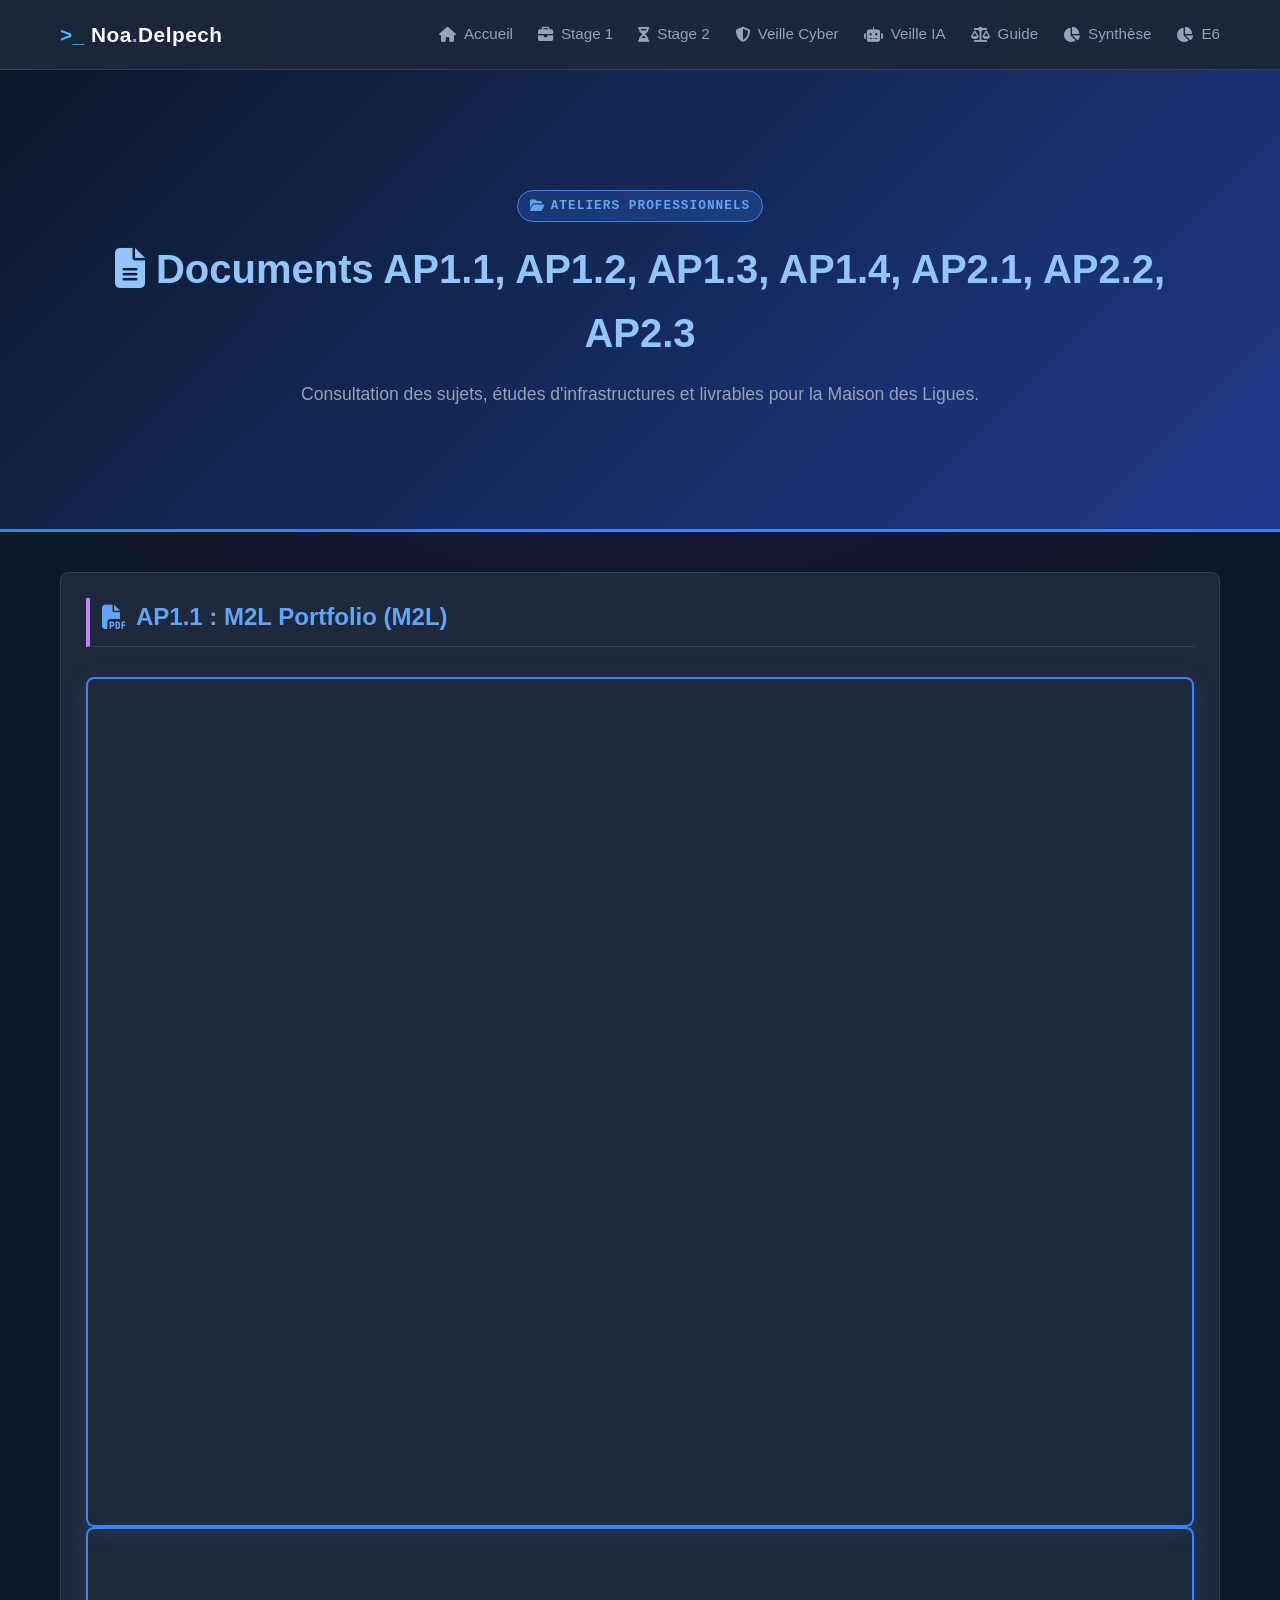
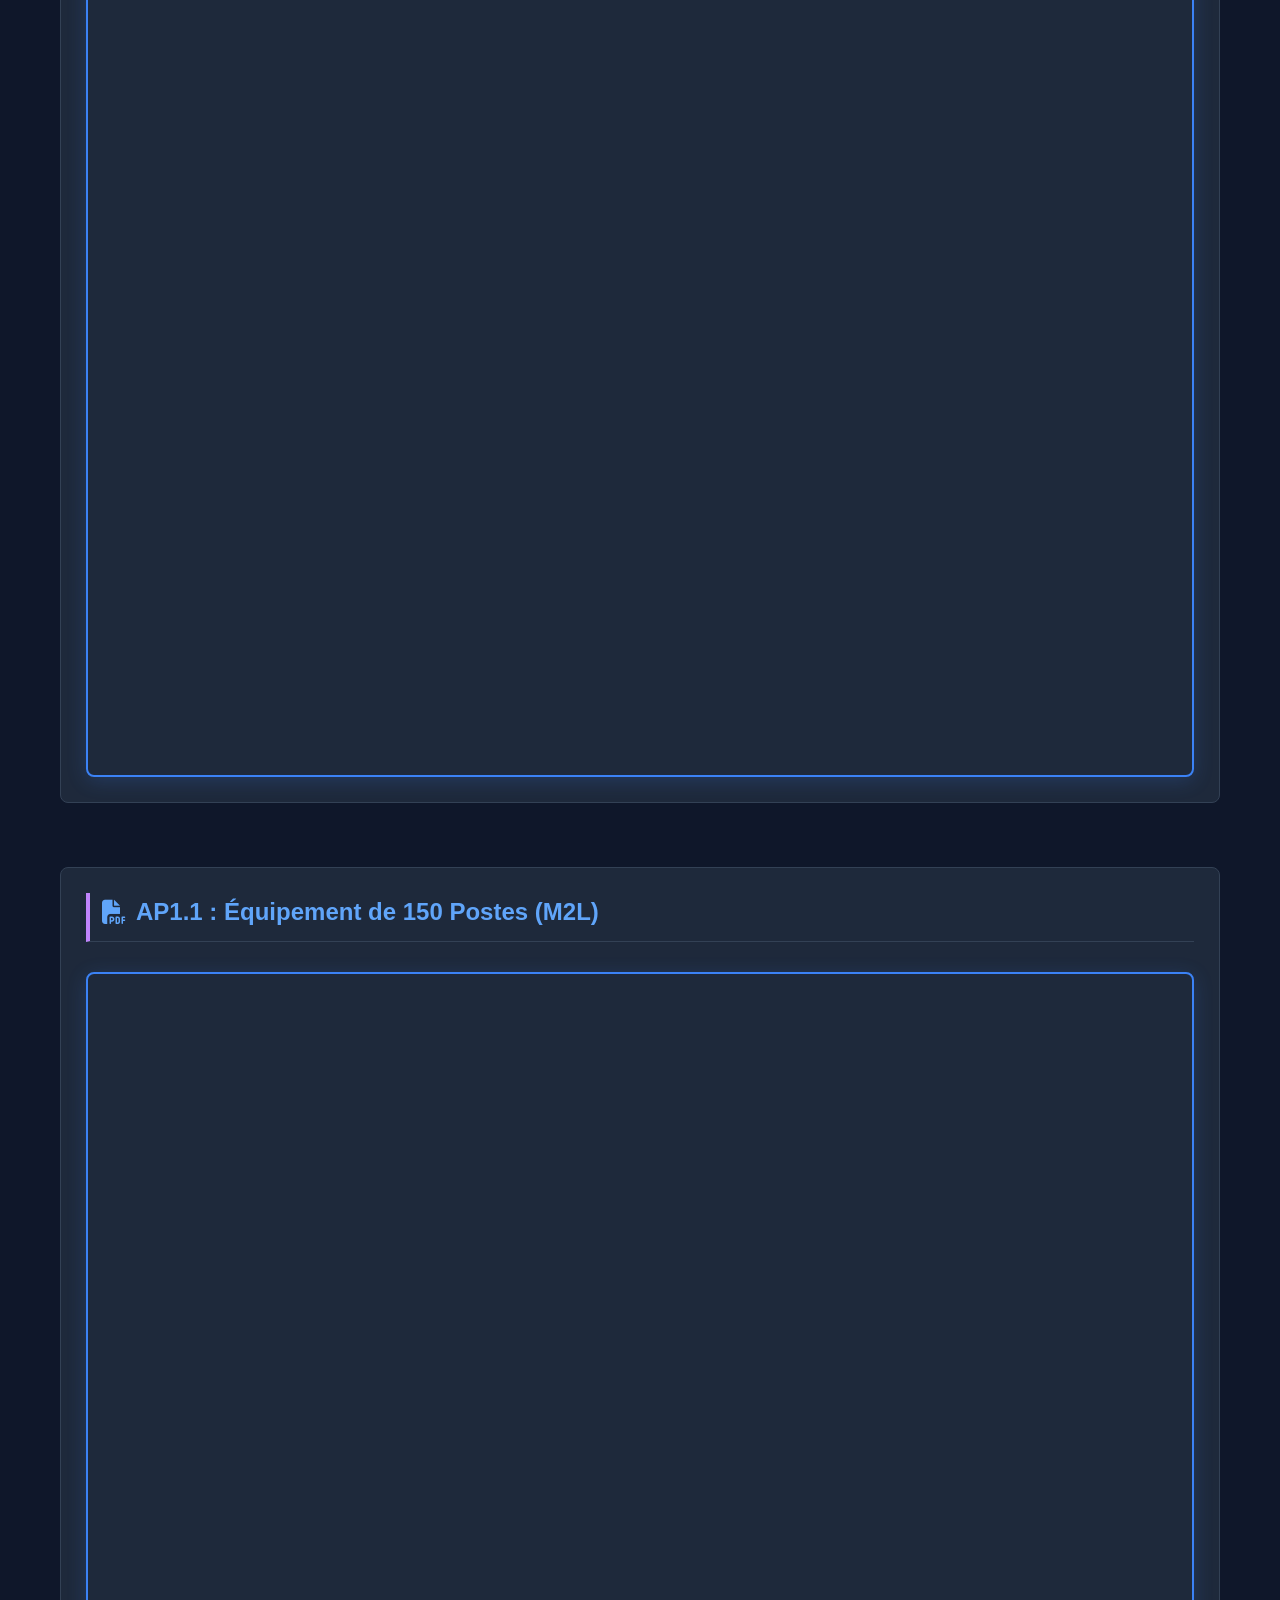
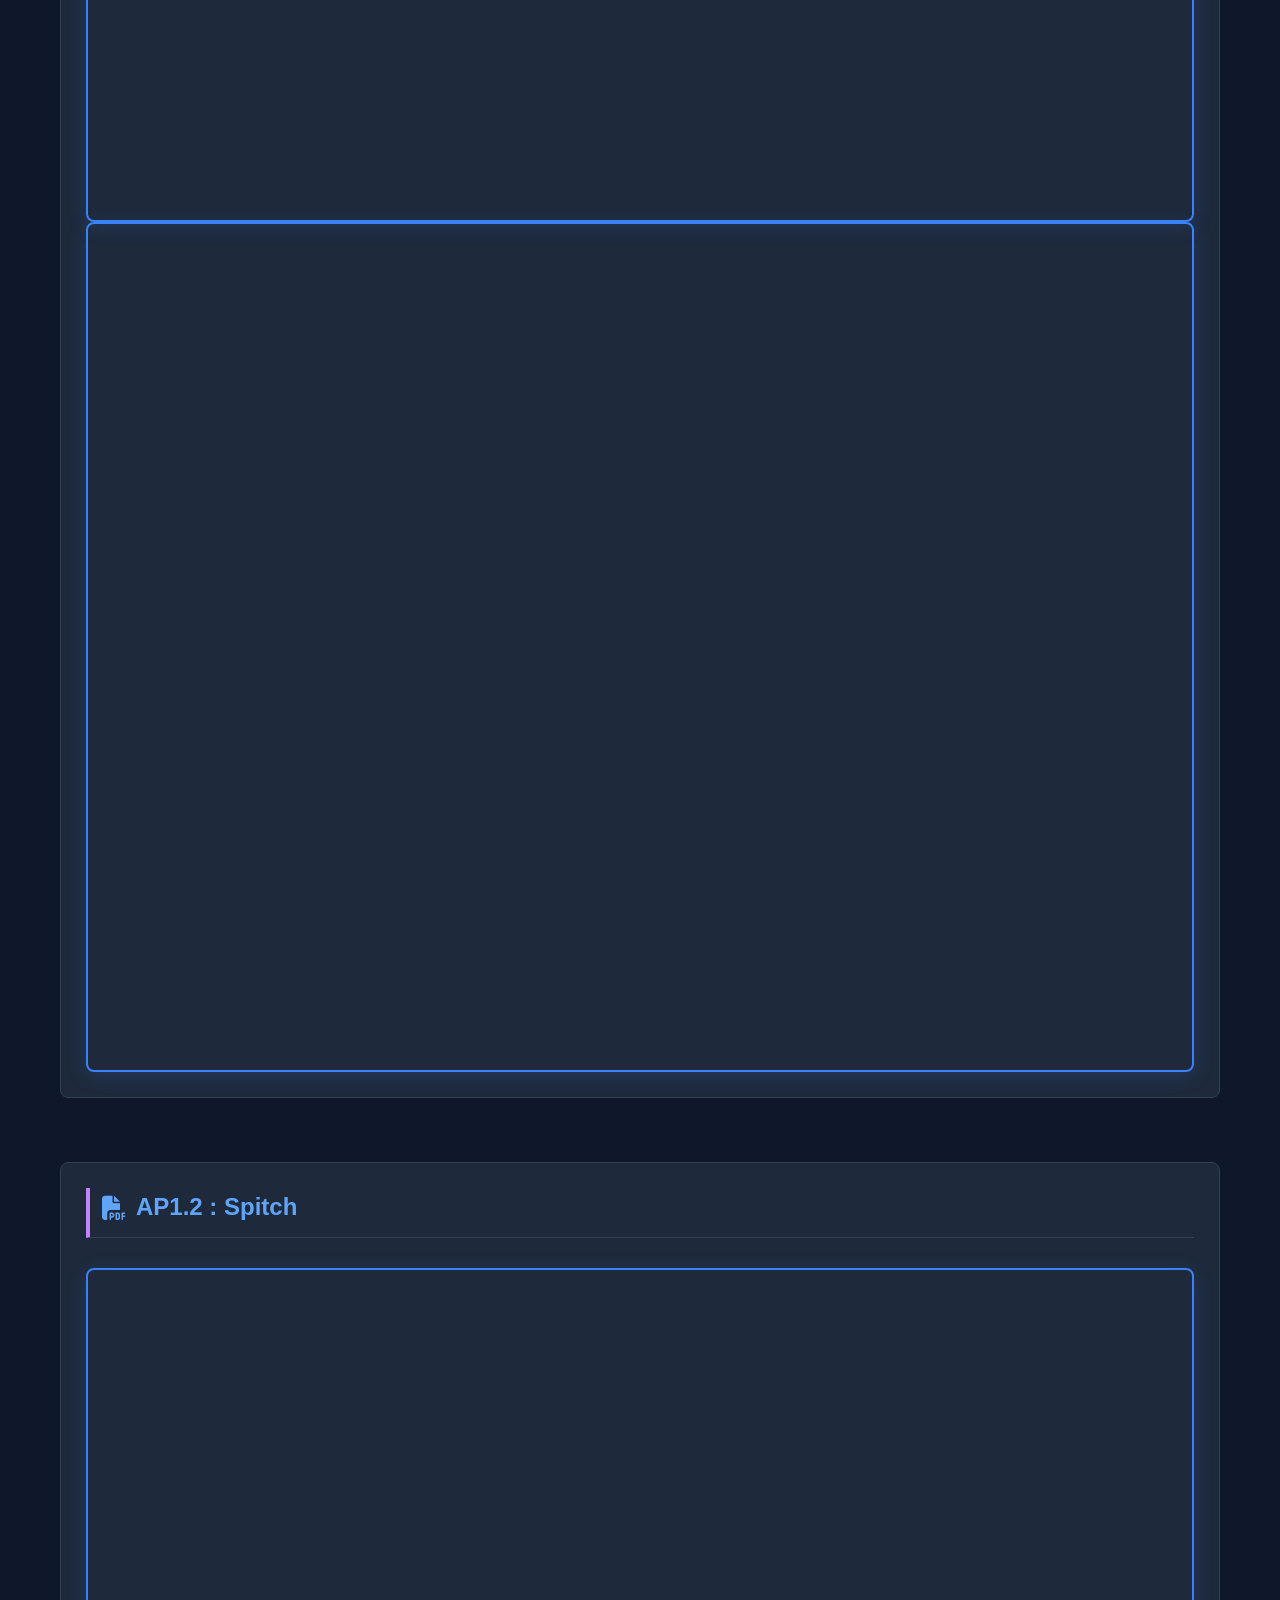
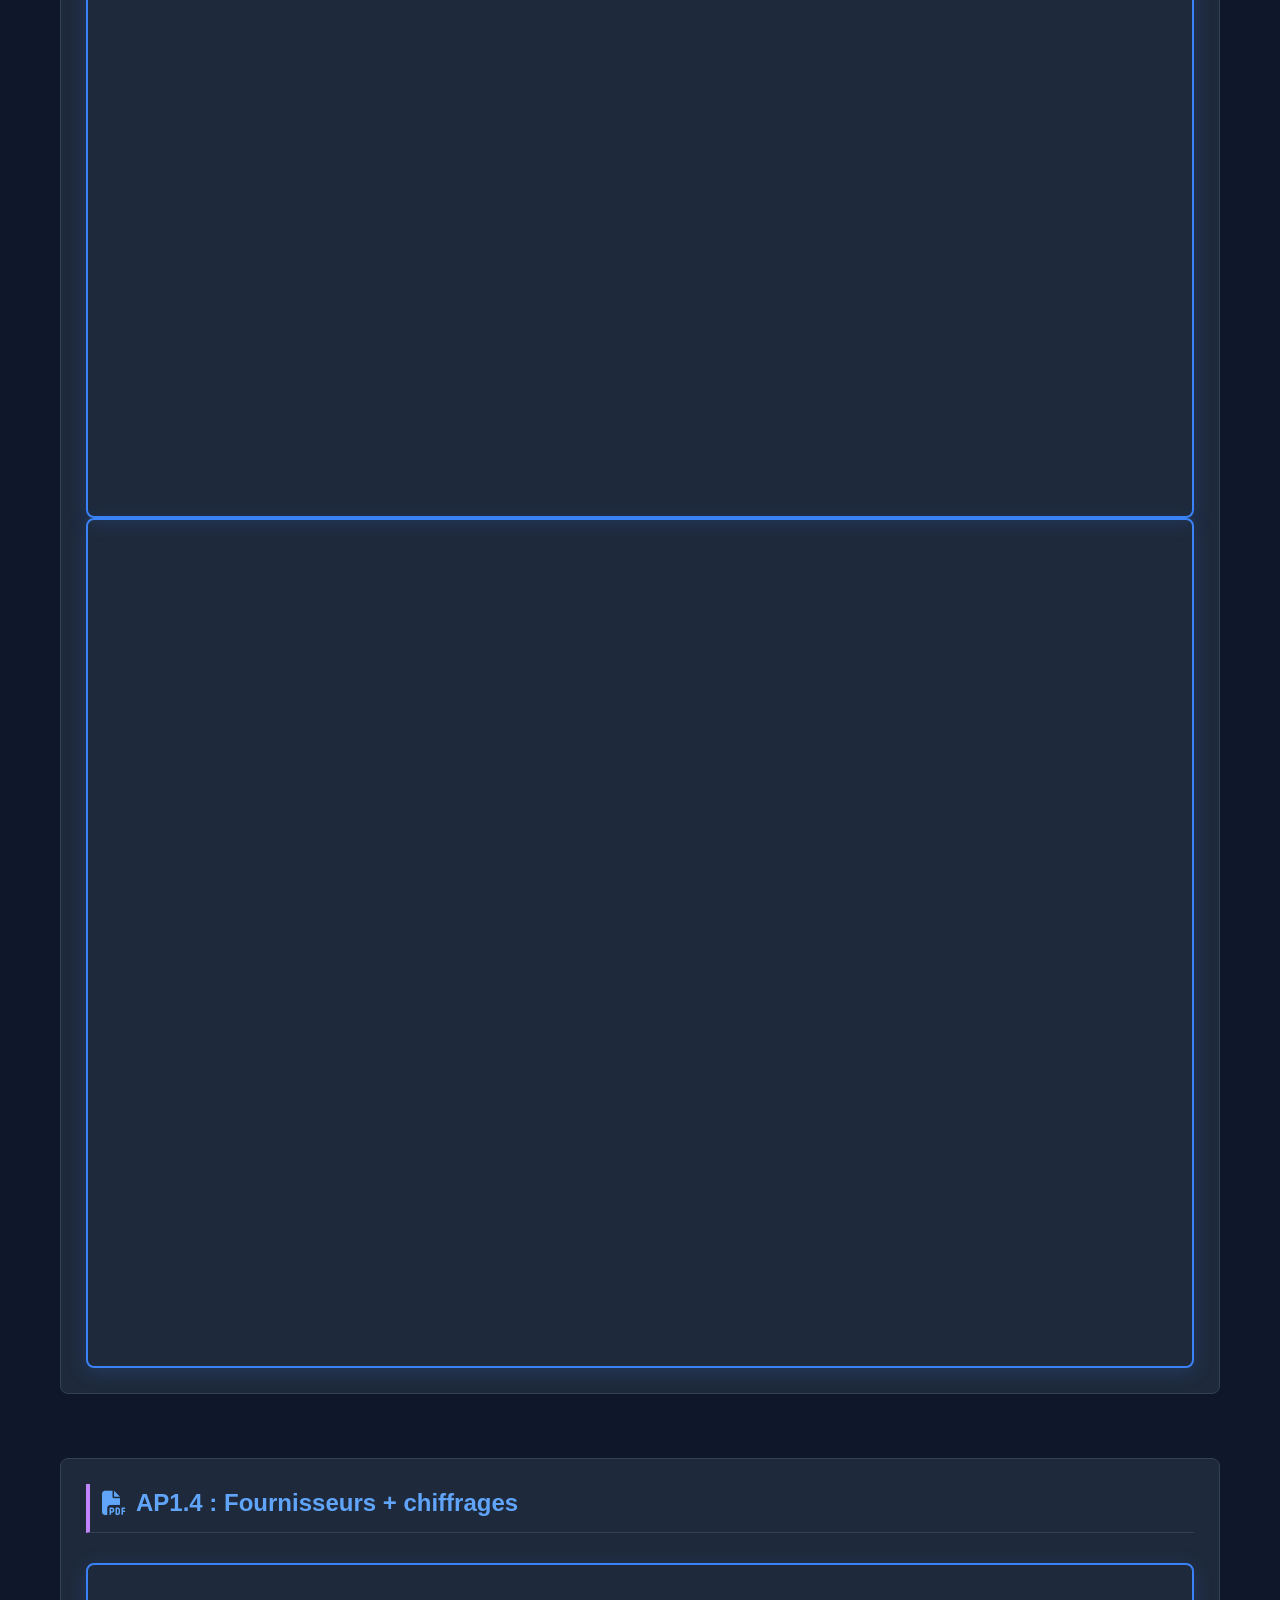
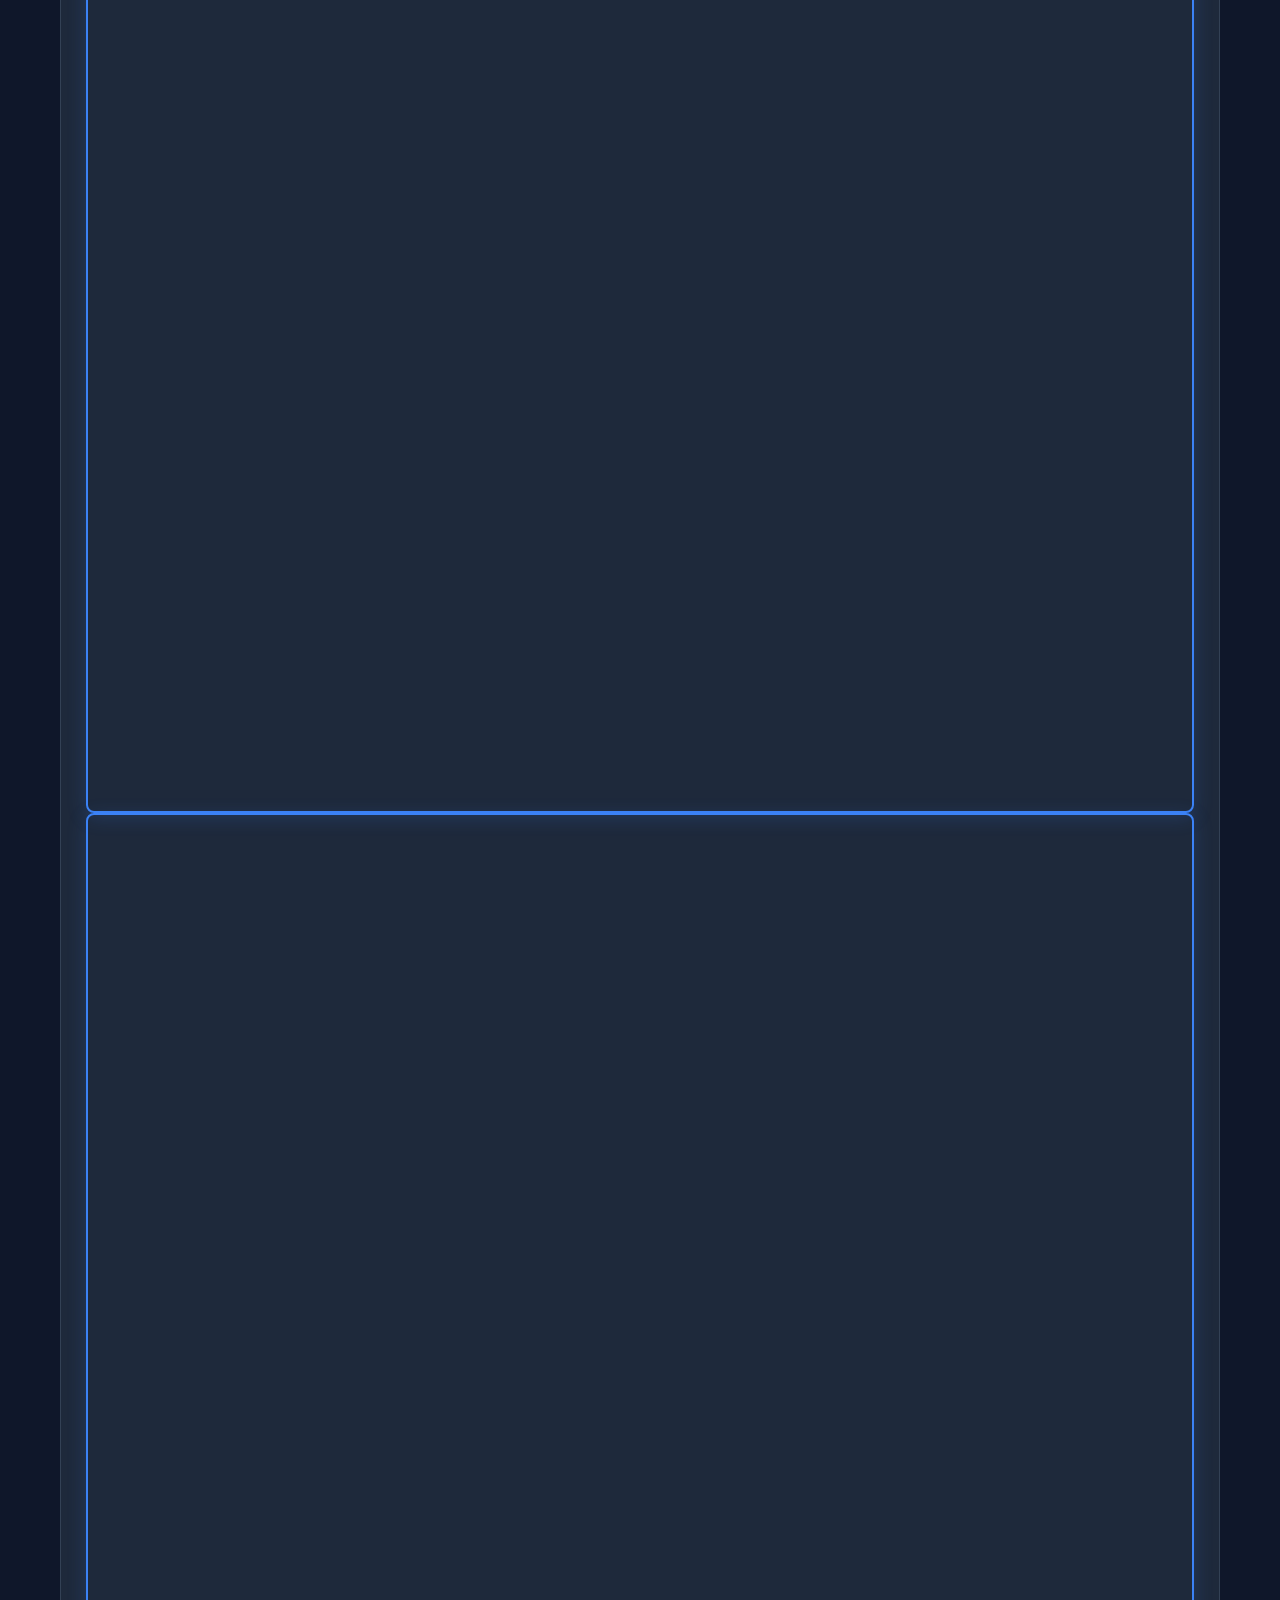
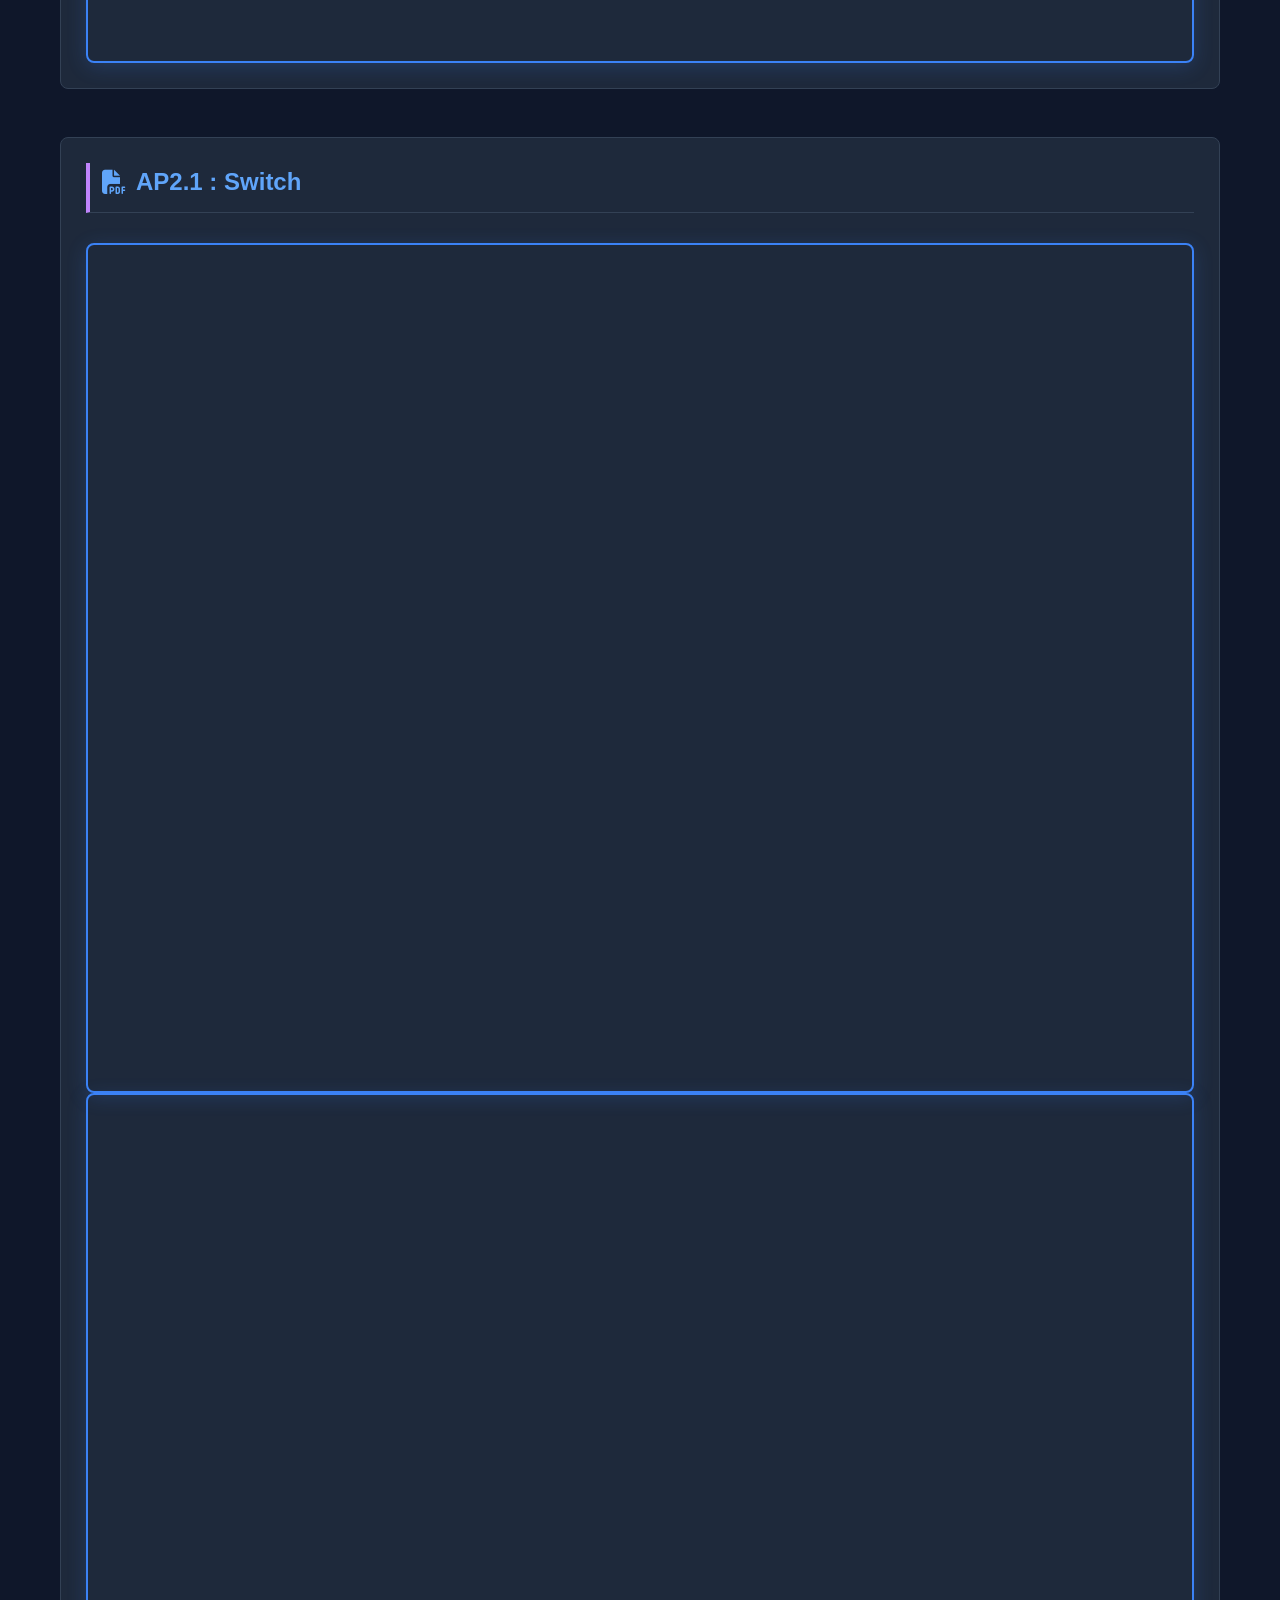
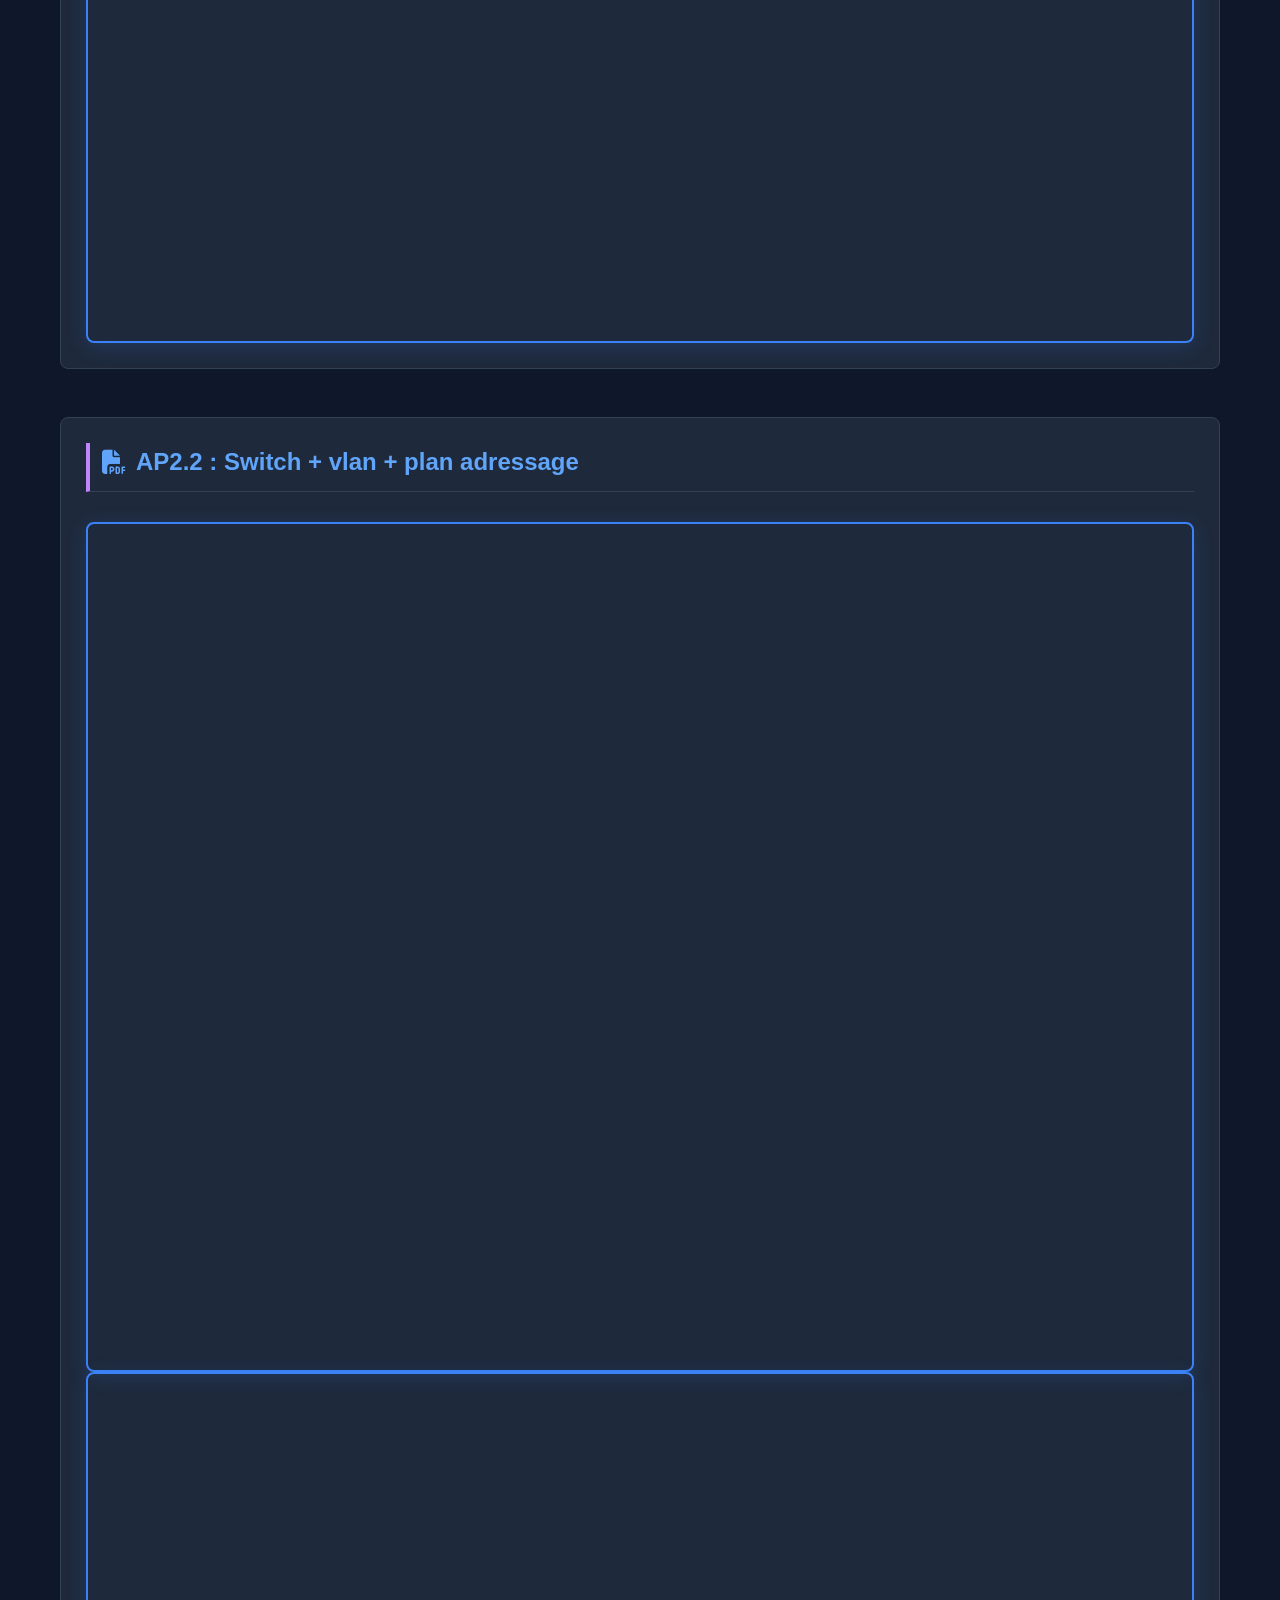
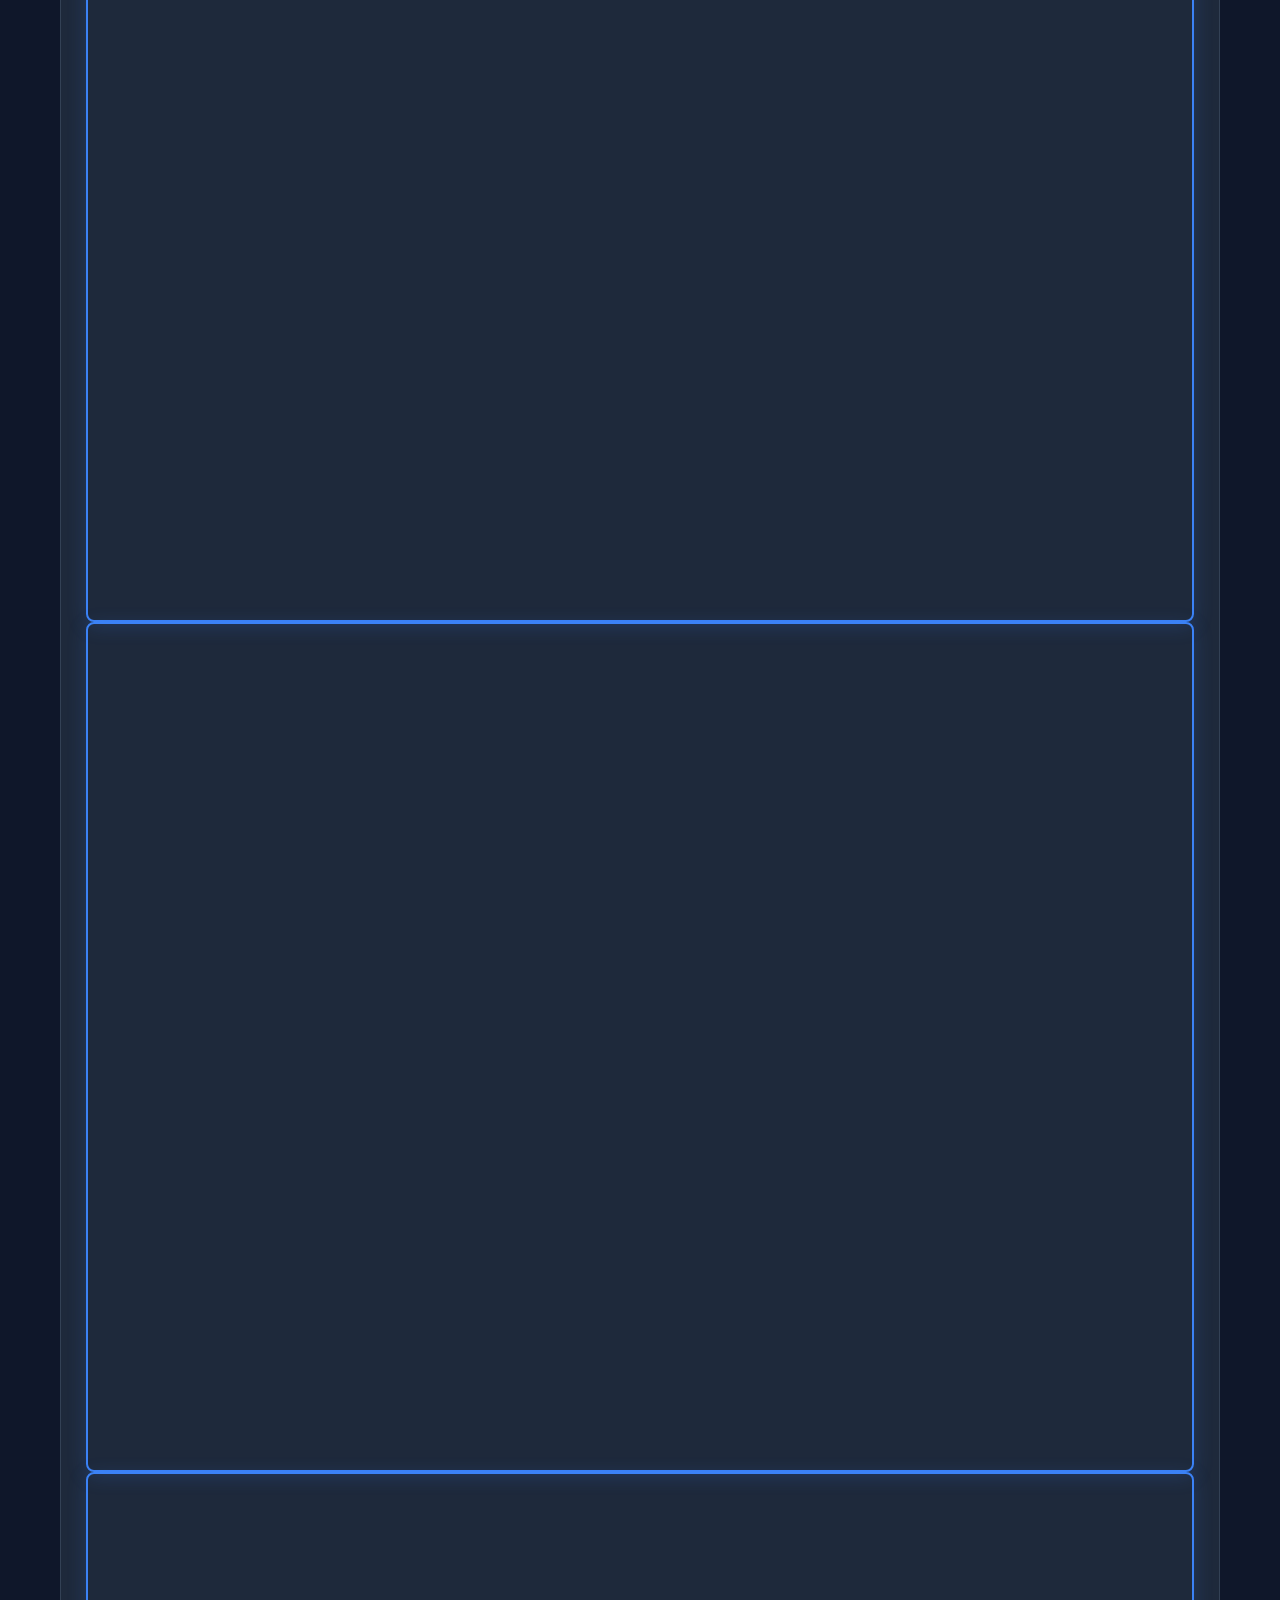
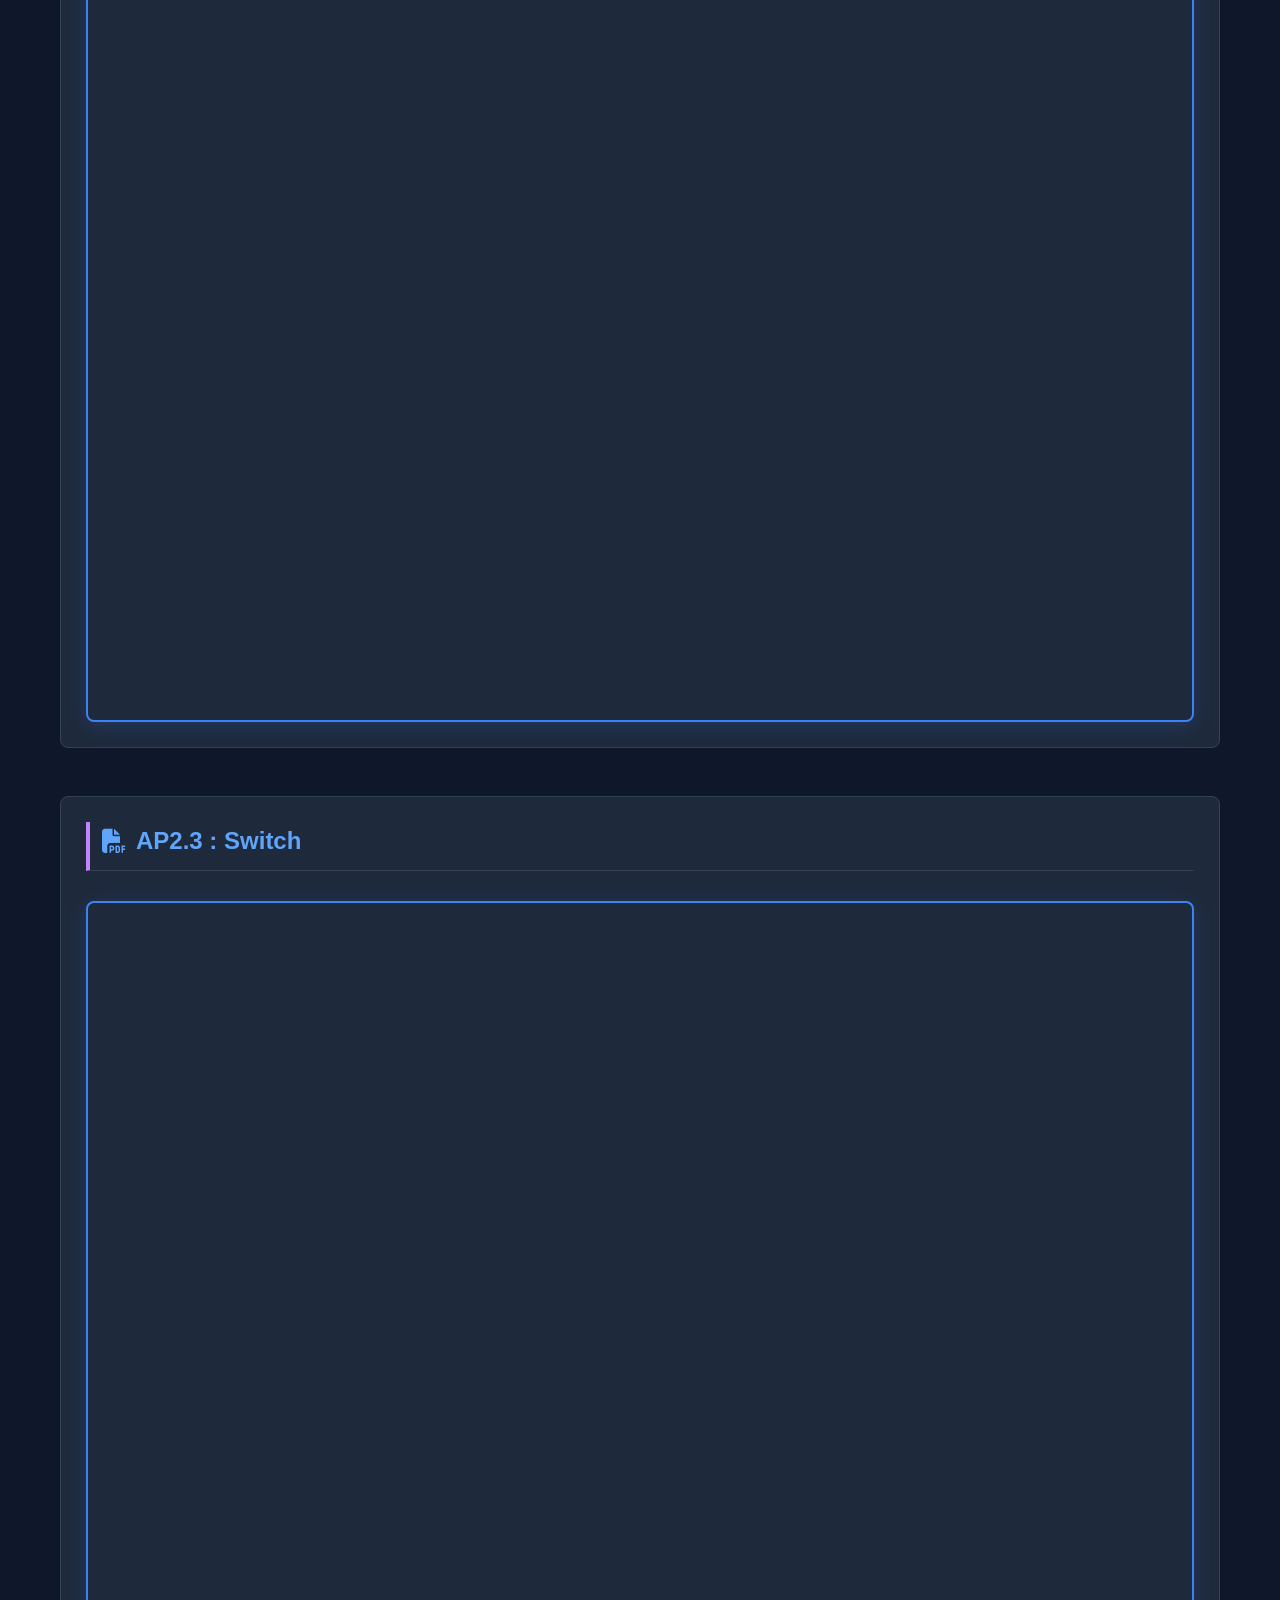
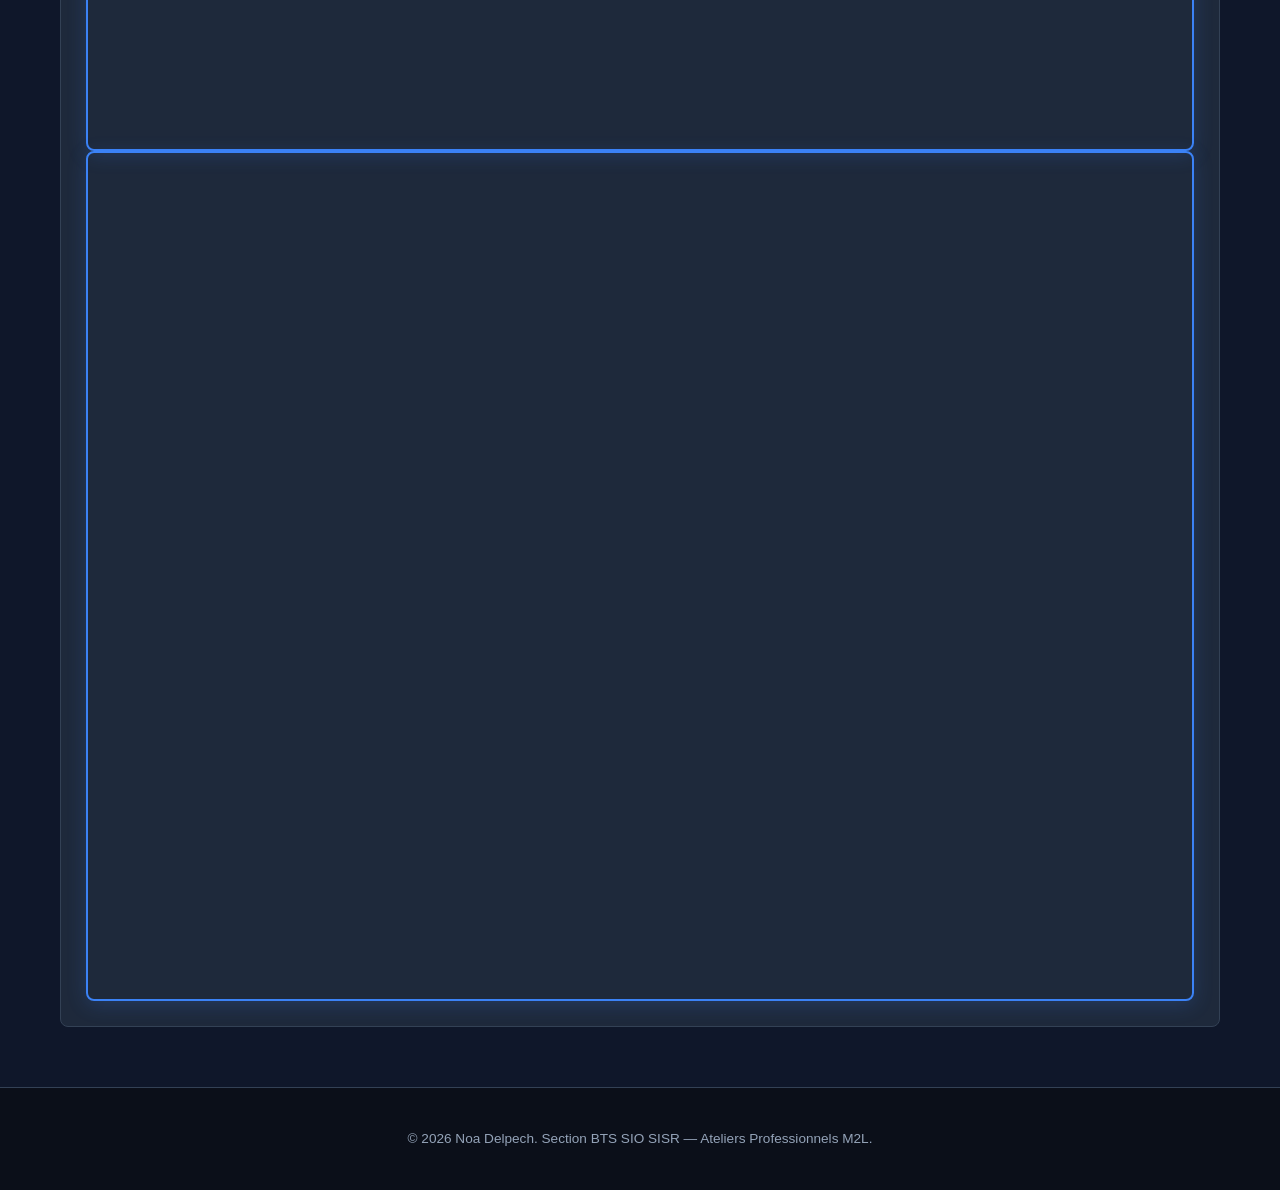
<file: epreuve-e6.html>
<!DOCTYPE html>
<html lang="fr">
<head>
    <meta charset="UTF-8">
    <meta name="viewport" content="width=device-width, initial-scale=1.0">
    <title>Ateliers Professionnels AP1.1, AP1.2, AP1.3, AP1.4, AP2.1, AP2.2, AP2.3 — Noa DELPECH</title>
    <link rel="stylesheet" href="style.css">
    <link rel="stylesheet" href="https://cdnjs.cloudflare.com/ajax/libs/font-awesome/6.4.0/css/all.min.css">
</head>
<body>

    <nav class="navbar">
        <div class="nav-container">
            <a href="index.html" class="nav-logo">
                <span class="logo-icon">&gt;_</span> Noa<span class="logo-dot">.</span>Delpech
            </a>
            <ul class="nav-menu">
                <li><a href="index.html"><i class="fa-solid fa-house"></i> Accueil</a></li>
                <li><a href="stage-1.html"><i class="fa-solid fa-briefcase"></i> Stage 1</a></li>
                <li><a href="stage-2.html"><i class="fa-solid fa-hourglass-half"></i> Stage 2</a></li>
                <li><a href="veille-cybersecurite.html"><i class="fa-solid fa-shield-halved"></i> Veille Cyber</a></li>
                <li><a href="veille-ia.html"><i class="fa-solid fa-robot"></i> Veille IA</a></li>
                <li><a href="guide-bonne-conduite.html"><i class="fa-solid fa-scale-balanced"></i> Guide</a></li>
                <li><a href="tableau-de-synthese.html"><i class="fa-solid fa-chart-pie"></i> Synthèse</a></li>
                <li><a href="epreuve-e6.html"><i class="fa-solid fa-chart-pie"></i> E6</a></li>
            </ul>
        </div>
    </nav>

    <!-- Header avec thème BLEU -->
    <header class="cyber-header-hub" style="background: linear-gradient(135deg, #0b192c 0%, #1e3a8a 100%); border-bottom: 3px solid #3b82f6;">
        <div class="hub-overlay">
            <span class="badge-status-cyber" style="background-color: rgba(59, 130, 246, 0.2); color: #60a5fa; border: 1px solid #3b82f6;">
                <i class="fa-solid fa-folder-open"></i> ATELIERS PROFESSIONNELS
            </span>
            <h1 style="color: #93c5fd;"><i class="fa-solid fa-file-lines"></i> Documents AP1.1, AP1.2, AP1.3, AP1.4, AP2.1, AP2.2, AP2.3</h1>
            <p>Consultation des sujets, études d'infrastructures et livrables pour la Maison des Ligues.</p>
        </div>
    </header>

    <main class="dashboard-container">

           <!-- SECTION AP1.1 -->
        <section style="margin-bottom: 4rem;">
            <h2 class="hub-title" style="color: #60a5fa;"><i class="fa-solid fa-file-pdf"></i> AP1.1 : M2L Portfolio (M2L)</h2>

            <div class="pdf-viewer-container" style="width: 100%; height: 850px; border-radius: 8px; overflow: hidden; border: 2px solid #3b82f6; box-shadow: 0 4px 20px rgba(59, 130, 246, 0.2);">
                <iframe src="ap-pdf/AP1.1-veille-documentaire.pdf" width="100%" height="100%" style="border: none;">
                    <p>Votre navigateur ne prend pas en charge l'affichage des PDF. <a href="ap-pdf/AP1.1-veille-documentaire.pdf" style="color: #60a5fa;">Télécharger le fichier AP1.1 ici.</a></p>
                </iframe>
            </div>

            <div class="pdf-viewer-container" style="width: 100%; height: 850px; border-radius: 8px; overflow: hidden; border: 2px solid #3b82f6; box-shadow: 0 4px 20px rgba(59, 130, 246, 0.2);">
                 <iframe src="ap-pdf/devoir-groupe-duo.pdf" width="100%" height="100%" style="border: none;">    
                    <p>Votre navigateur ne prend pas en charge l'affichage des PDF. <a href="ap-pdf/devoir-groupe-duo.pdf" style="color: #60a5fa;">Télécharger le fichier AP1.2 ici.</a></p>
                </iframe>
            </div>
        </section>

        <!-- SECTION AP1.2 -->
        <section style="margin-bottom: 4rem;">
            <h2 class="hub-title" style="color: #60a5fa;"><i class="fa-solid fa-file-pdf"></i> AP1.1 : Équipement de 150 Postes (M2L)</h2>

            <div class="pdf-viewer-container" style="width: 100%; height: 850px; border-radius: 8px; overflow: hidden; border: 2px solid #3b82f6; box-shadow: 0 4px 20px rgba(59, 130, 246, 0.2);">
                <iframe src="ap-pdf/AP1.2-contexte-M2L.pdf" width="100%" height="100%" style="border: none;">    
                    <p>Votre navigateur ne prend pas en charge l'affichage des PDF. <a href="ap-pdf/AP1.2-contexte-M2L.pdf" style="color: #60a5fa;">Télécharger le fichier AP1.2 ici.</a></p>
                </iframe>
            </div>

            <div class="pdf-viewer-container" style="width: 100%; height: 850px; border-radius: 8px; overflow: hidden; border: 2px solid #3b82f6; box-shadow: 0 4px 20px rgba(59, 130, 246, 0.2);">
                 <iframe src="ap-pdf/devoir-groupe-duo.pdf" width="100%" height="100%" style="border: none;">
                    <p>Votre navigateur ne prend pas en charge l'affichage des PDF. <a href="ap-pdf/devoir-groupe-duo.pdf" style="color: #60a5fa;">Télécharger le fichier AP1.3 ici.</a></p>
                </iframe>
            </div>
        </section>

        <!-- SECTION AP1.3 -->
        <section style="margin-bottom: 4rem;">
            <h2 class="hub-title" style="color: #60a5fa;"><i class="fa-solid fa-file-pdf"></i> AP1.2 : Spitch</h2>

            <div class="pdf-viewer-container" style="width: 100%; height: 850px; border-radius: 8px; overflow: hidden; border: 2px solid #3b82f6; box-shadow: 0 4px 20px rgba(59, 130, 246, 0.2);">
                <iframe src="ap-pdf/AP1.3-veille-180-secondes.pdf" width="100%" height="100%" style="border: none;">
                    <p>Votre navigateur ne prend pas en charge l'affichage des PDF. <a href="ap-pdf/AP1.3-veille-180-secondes.pdf" style="color: #60a5fa;">Télécharger le fichier AP1.3 ici.</a></p>
                </iframe>
            </div>

            <div class="pdf-viewer-container" style="width: 100%; height: 850px; border-radius: 8px; overflow: hidden; border: 2px solid #3b82f6; box-shadow: 0 4px 20px rgba(59, 130, 246, 0.2);">
                <iframe src="ap-pdf/spitch.pdf" width="100%" height="100%" style="border: none;">
                    <p>Votre navigateur ne prend pas en charge l'affichage des PDF. <a href="ap-pdf/spitch.pdf" style="color: #60a5fa;">Télécharger le fichier AP1.4 ici.</a></p>
                </iframe>
            </div>
        </section>

        <!-- SECTION AP1.4 -->
        <section style="margin-bottom: 3rem;">
            <h2 class="hub-title" style="color: #60a5fa;"><i class="fa-solid fa-file-pdf"></i> AP1.4 : Fournisseurs + chiffrages</h2>

            <div class="pdf-viewer-container" style="width: 100%; height: 850px; border-radius: 8px; overflow: hidden; border: 2px solid #3b82f6; box-shadow: 0 4px 20px rgba(59, 130, 246, 0.2);">
                <iframe src="ap-pdf/AP1.4-architecture-reseau.pdf" width="100%" height="100%" style="border: none;">
                    <p>Votre navigateur ne prend pas en charge l'affichage des PDF. <a href="ap-pdf/AP1.4-architecture-reseau.pdf" style="color: #60a5fa;">Télécharger le fichier AP1.4 ici.</a></p>
                </iframe>
            </div>

            <div class="pdf-viewer-container" style="width: 100%; height: 850px; border-radius: 8px; overflow: hidden; border: 2px solid #3b82f6; box-shadow: 0 4px 20px rgba(59, 130, 246, 0.2);">
                <iframe src="ap-pdf/comparatifs fournisseurs-chiffrage détaillié.pdf" width="100%" height="100%" style="border: none;">
                    <p>Votre navigateur ne prend pas en charge l'affichage des PDF. <a href="ap-pdf/comparatifs fournisseurs-chiffrage détaillié.pdf" style="color: #60a5fa;">Télécharger le fichier AP2.1 ici.</a></p>
                </iframe>
            </div>
        </section>

        <!-- SECTION AP2.1 -->
        <section style="margin-bottom: 3rem;">
            <h2 class="hub-title" style="color: #60a5fa;"><i class="fa-solid fa-file-pdf"></i> AP2.1 : Switch</h2>

            <div class="pdf-viewer-container" style="width: 100%; height: 850px; border-radius: 8px; overflow: hidden; border: 2px solid #3b82f6; box-shadow: 0 4px 20px rgba(59, 130, 246, 0.2);">
                <iframe src="ap-pdf/AP2.1-decoupage-reseau.pdf" width="100%" height="100%" style="border: none;">
                    <p>Votre navigateur ne prend pas en charge l'affichage des PDF. <a href="ap-pdf/AP2.1-decoupage-reseau.pdff" style="color: #60a5fa;">Télécharger le fichier AP2.1 ici.</a></p>
                </iframe>
            </div>

            <div class="pdf-viewer-container" style="width: 100%; height: 850px; border-radius: 8px; overflow: hidden; border: 2px solid #3b82f6; box-shadow: 0 4px 20px rgba(59, 130, 246, 0.2);">
                <iframe src="ap-pdf/configuration-du-switch.pdf" width="100%" height="100%" style="border: none;">
                    <p>Votre navigateur ne prend pas en charge l'affichage des PDF. <a href="ap-pdf/configuration-du-switch.pdf" style="color: #60a5fa;">Télécharger le fichier AP2.2 ici.</a></p>
                </iframe>
            </div>
        </section> 

        <!-- SECTION AP2.2 -->
        <section style="margin-bottom: 3rem;">
            <h2 class="hub-title" style="color: #60a5fa;"><i class="fa-solid fa-file-pdf"></i> AP2.2 : Switch + vlan + plan adressage</h2>

            <div class="pdf-viewer-container" style="width: 100%; height: 850px; border-radius: 8px; overflow: hidden; border: 2px solid #3b82f6; box-shadow: 0 4px 20px rgba(59, 130, 246, 0.2);">
                <iframe src="ap-pdf/AP2.2-mise-en-place-domaine.pdf" width="100%" height="100%" style="border: none;">
                    <p>Votre navigateur ne prend pas en charge l'affichage des PDF. <a href="ap-pdf/AP2.2-mise-en-place-domaine.pdf" style="color: #60a5fa;">Télécharger le fichier AP2.2 ici.</a></p>
                </iframe>
            </div>

            <div class="pdf-viewer-container" style="width: 100%; height: 850px; border-radius: 8px; overflow: hidden; border: 2px solid #3b82f6; box-shadow: 0 4px 20px rgba(59, 130, 246, 0.2);">
                <iframe src="ap-pdf/TP-M2L-2.pdf" width="100%" height="100%" style="border: none;">
                    <p>Votre navigateur ne prend pas en charge l'affichage des PDF. <a href="ap-pdf/TP-M2L-2.pdf" style="color: #60a5fa;">Télécharger le fichier AP2.2 ici.</a></p>
                </iframe>
            </div>

            <div class="pdf-viewer-container" style="width: 100%; height: 850px; border-radius: 8px; overflow: hidden; border: 2px solid #3b82f6; box-shadow: 0 4px 20px rgba(59, 130, 246, 0.2);">
                <iframe src="ap-pdf/tp-switch-config.pdf" width="100%" height="100%" style="border: none;">
                    <p>Votre navigateur ne prend pas en charge l'affichage des PDF. <a href="ap-pdf/tp-switch-config.pdf" style="color: #60a5fa;">Télécharger le fichier AP2.2 ici.</a></p>
                </iframe>
            </div>

            <div class="pdf-viewer-container" style="width: 100%; height: 850px; border-radius: 8px; overflow: hidden; border: 2px solid #3b82f6; box-shadow: 0 4px 20px rgba(59, 130, 246, 0.2);">
                <iframe src="ap-pdf/vlan-document.pdf" width="100%" height="100%" style="border: none;">
                    <p>Votre navigateur ne prend pas en charge l'affichage des PDF. <a href="ap-pdf/vlan-document.pdf" style="color: #60a5fa;">Télécharger le fichier AP2.2 ici.</a></p>
                </iframe>
            </div>

        </section> 

        <!-- SECTION AP2.3 -->
        <section style="margin-bottom: 3rem;">
            <h2 class="hub-title" style="color: #60a5fa;"><i class="fa-solid fa-file-pdf"></i> AP2.3 : Switch</h2>

            <div class="pdf-viewer-container" style="width: 100%; height: 850px; border-radius: 8px; overflow: hidden; border: 2px solid #3b82f6; box-shadow: 0 4px 20px rgba(59, 130, 246, 0.2);">
                <iframe src="ap-pdf/AP2.3-contexte-M2L.pdf" width="100%" height="100%" style="border: none;">
                    <p>Votre navigateur ne prend pas en charge l'affichage des PDF. <a href="ap-pdf/AP2.3-contexte-M2L.pdff" style="color: #60a5fa;">Télécharger le fichier AP2.3 ici.</a></p>
                </iframe>
            </div>

            <div class="pdf-viewer-container" style="width: 100%; height: 850px; border-radius: 8px; overflow: hidden; border: 2px solid #3b82f6; box-shadow: 0 4px 20px rgba(59, 130, 246, 0.2);">
                <iframe src="ap-pdf/ap-3.pdf" width="100%" height="100%" style="border: none;">
                    <p>Votre navigateur ne prend pas en charge l'affichage des PDF. <a href="ap-pdf/ap-3.pd" style="color: #60a5fa;">Télécharger le fichier AP2.2 ici.</a></p>
                </iframe>
            </div>

        </section>

    </main>

    <footer class="cyber-footer">
        <p>&copy; 2026 Noa Delpech. Section BTS SIO SISR — Ateliers Professionnels M2L.</p>
    </footer>

</body>
</html>
</file>
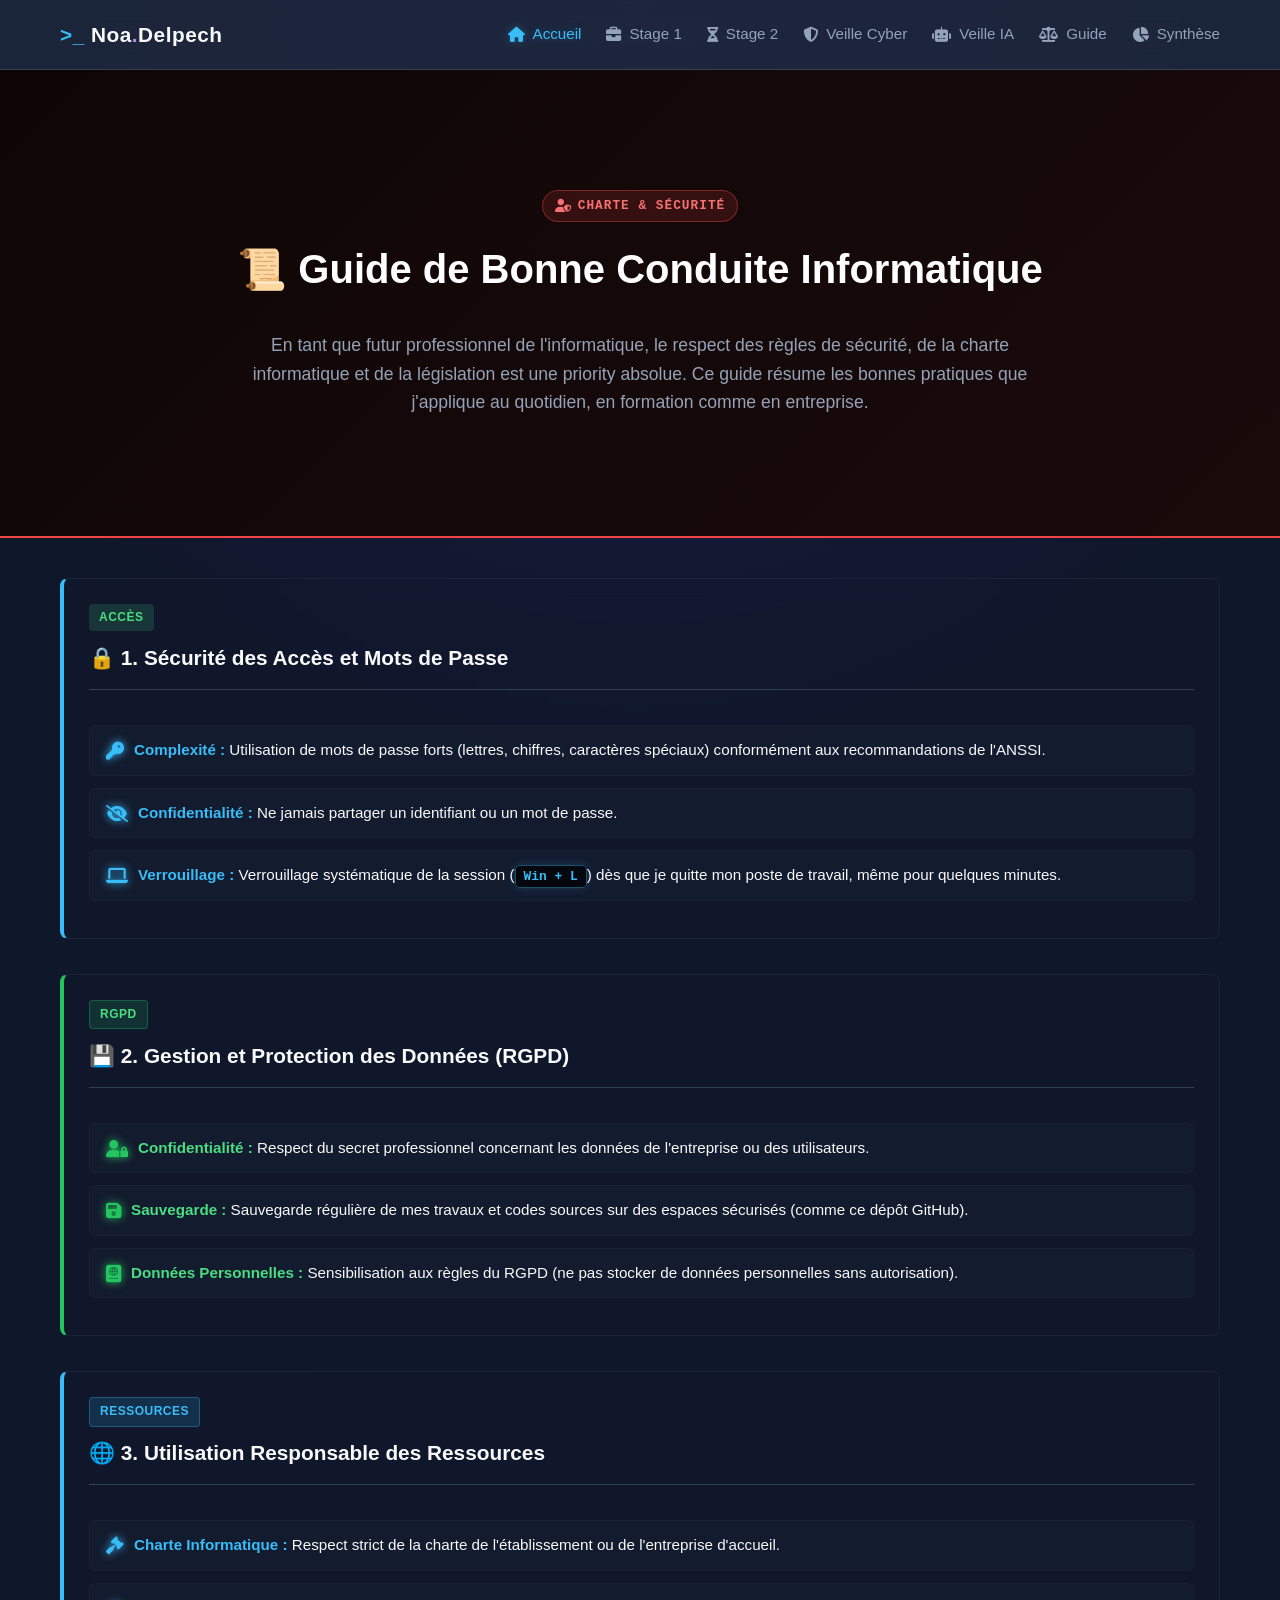
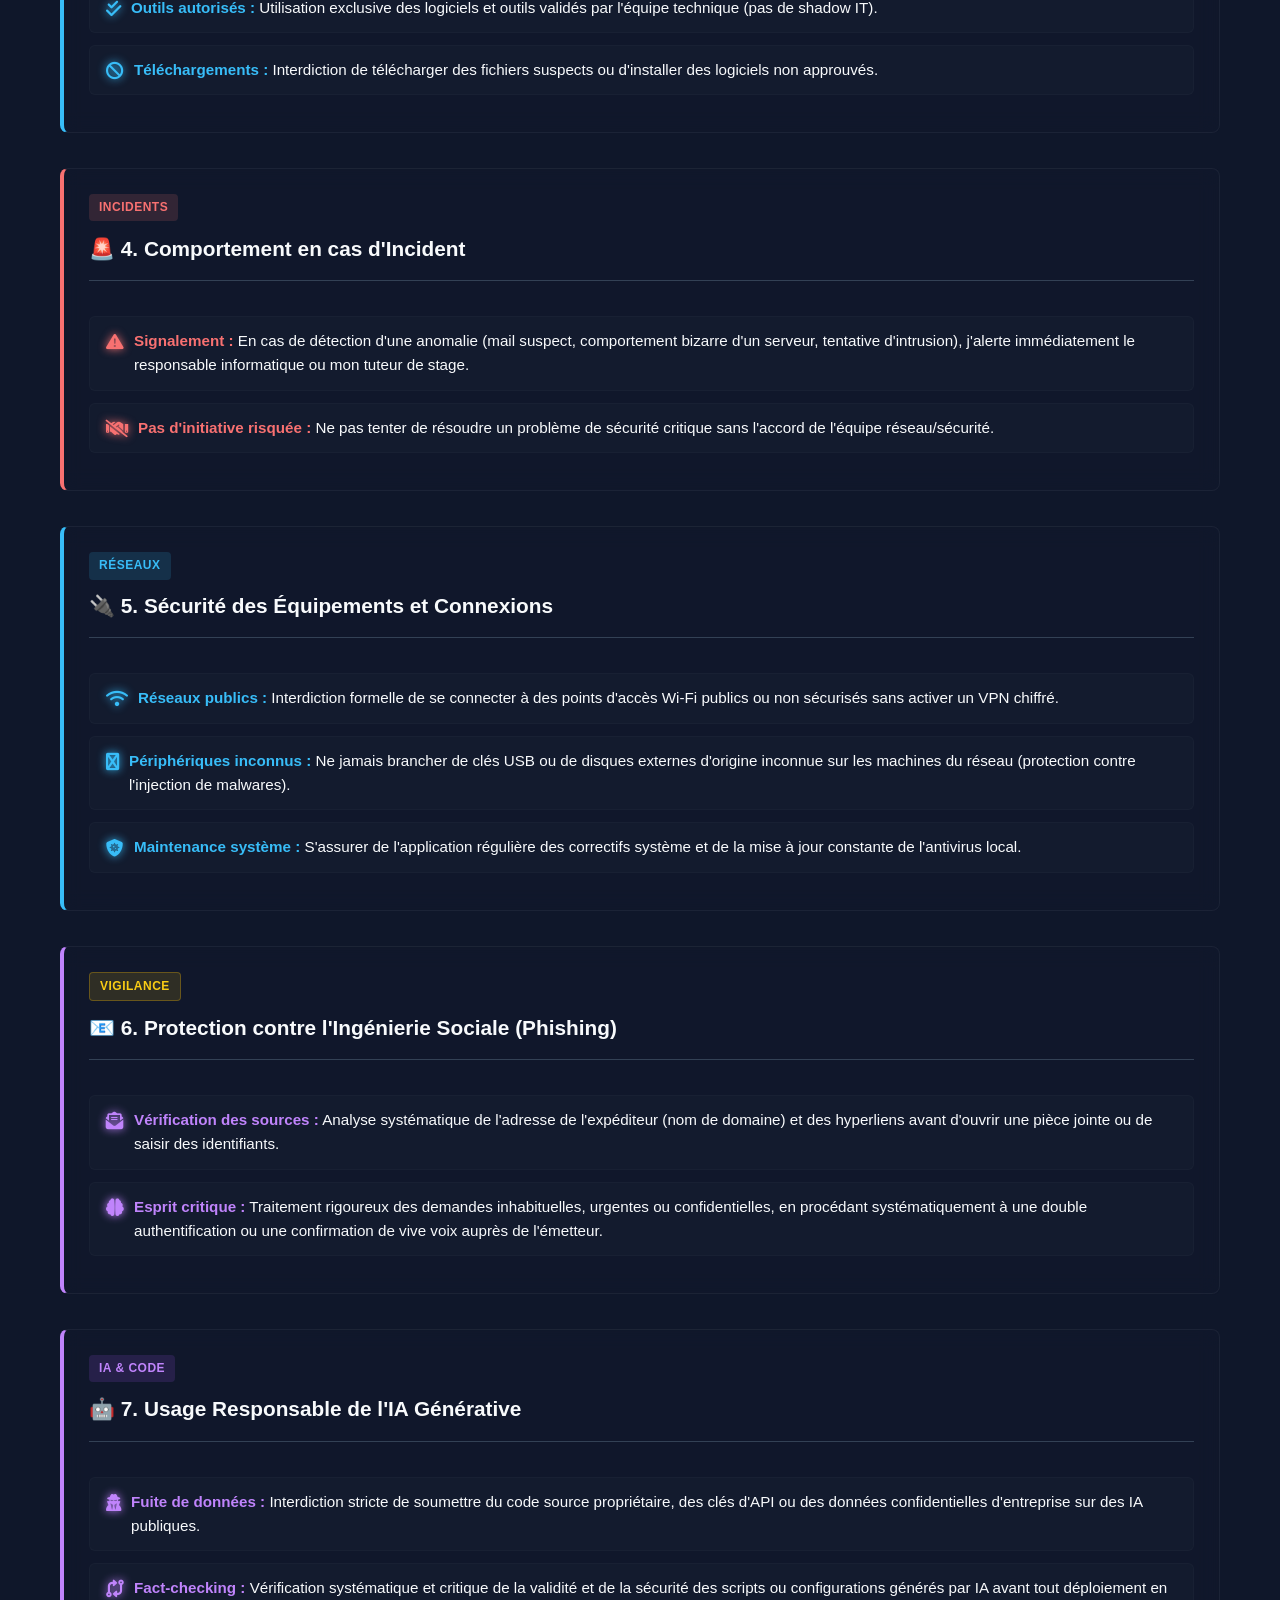
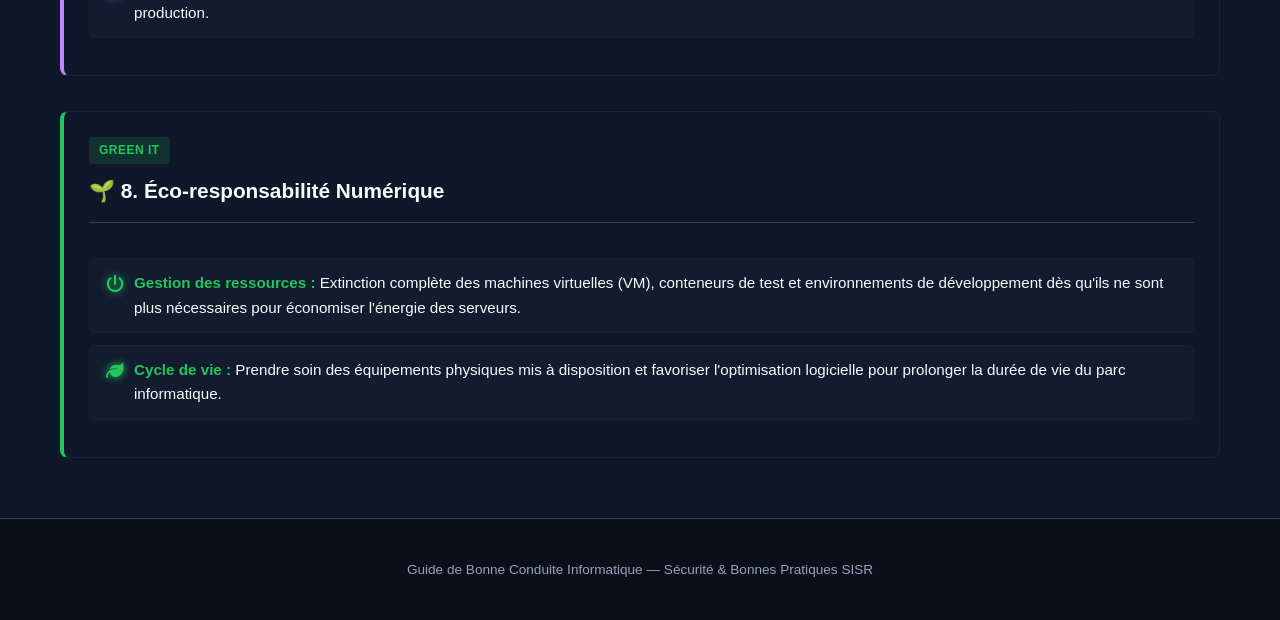
<file: guide-bonne-conduite.html>
<!DOCTYPE html>
<html lang="fr">
<head>
    <meta charset="UTF-8">
    <meta name="viewport" content="width=device-width, initial-scale=1.0">
    <title>Guide de Bonne Conduite Informatique</title>
    <link rel="stylesheet" href="style.css">
    <link rel="stylesheet" href="https://cdnjs.cloudflare.com/ajax/libs/font-awesome/6.4.0/css/all.min.css">
</head>
<body>

    <nav class="navbar">
        <div class="nav-container">
            <a href="index.html" class="nav-logo">
                <span class="logo-icon">&gt;_</span> Noa<span class="logo-dot">.</span>Delpech
            </a>
            <ul class="nav-menu">
                <li><a href="index.html" class="active"><i class="fa-solid fa-house"></i> Accueil</a></li>
                <li><a href="stage-1.html"><i class="fa-solid fa-briefcase"></i> Stage 1</a></li>
                <li><a href="stage-2.html"><i class="fa-solid fa-hourglass-half"></i> Stage 2</a></li>
                <li><a href="veille-cybersecurite.html"><i class="fa-solid fa-shield-halved"></i> Veille Cyber</a></li>
                <li><a href="veille-ia.html"><i class="fa-solid fa-robot"></i> Veille IA</a></li>
                <li><a href="guide-bonne-conduite.html"><i class="fa-solid fa-scale-balanced"></i> Guide</a></li>
                <li><a href="tableau-de-synthese.html"><i class="fa-solid fa-chart-pie"></i> Synthèse</a></li>
            </ul>
        </div>
    </nav>

    <header class="cyber-header-hub cyber-alert-theme">
        <div class="hub-overlay">
            <span class="badge-status-cyber alert-pulse"><i class="fa-solid fa-user-shield"></i> CHARTE &amp; SÉCURITÉ</span>
            <h1>📜 Guide de Bonne Conduite Informatique</h1>
            <p style="margin-top: 15px; color: var(--text-muted); max-width: 800px;">
                En tant que futur professionnel de l'informatique, le respect des règles de sécurité, de la charte informatique et de la législation est une priority absolue. Ce guide résume les bonnes pratiques que j'applique au quotidien, en formation comme en entreprise.
            </p>
        </div>
    </header>

    <main class="dashboard-container">

        <div class="missions-feed-grid">

            <div class="mission-block-card">
                <div class="mission-top-meta">
                    <span class="mission-tag tag-sys">Accès</span>
                    <h3>🔒 1. Sécurité des Accès et Mots de Passe</h3>
                </div>
                <div class="mission-body" style="padding-top: 15px;">
                    <ul class="action-list" style="list-style: none; padding-left: 0;">
                        <li style="margin-bottom: 12px; display: flex; align-items: flex-start; gap: 10px;">
                            <i class="fa-solid fa-key" style="color: var(--neon-blue); margin-top: 4px;"></i>
                            <span><strong class="text-blue">Complexité :</strong> Utilisation de mots de passe forts (lettres, chiffres, caractères spéciaux) conformément aux recommandations de l'ANSSI.</span>
                        </li>
                        <li style="margin-bottom: 12px; display: flex; align-items: flex-start; gap: 10px;">
                            <i class="fa-solid fa-eye-slash" style="color: var(--neon-blue); margin-top: 4px;"></i>
                            <span><strong class="text-blue">Confidentialité :</strong> Ne jamais partager un identifiant ou un mot de passe.</span>
                        </li>
                        <li style="margin-bottom: 12px; display: flex; align-items: flex-start; gap: 10px;">
                            <i class="fa-solid fa-laptop" style="color: var(--neon-blue); margin-top: 4px;"></i>
                            <span><strong class="text-blue">Verrouillage :</strong> Verrouillage systématique de la session (<code>Win + L</code>) dès que je quitte mon poste de travail, même pour quelques minutes.</span>
                        </li>
                    </ul>
                </div>
            </div>

            <div class="mission-block-card">
                <div class="mission-top-meta">
                    <span class="mission-tag tag-law">RGPD</span>
                    <h3>💾 2. Gestion et Protection des Données (RGPD)</h3>
                </div>
                <div class="mission-body" style="padding-top: 15px;">
                    <ul class="action-list" style="list-style: none; padding-left: 0;">
                        <li style="margin-bottom: 12px; display: flex; align-items: flex-start; gap: 10px;">
                            <i class="fa-solid fa-user-lock" style="color: #22c55e; margin-top: 4px;"></i>
                            <span><strong class="text-green">Confidentialité :</strong> Respect du secret professionnel concernant les données de l'entreprise ou des utilisateurs.</span>
                        </li>
                        <li style="margin-bottom: 12px; display: flex; align-items: flex-start; gap: 10px;">
                            <i class="fa-solid fa-floppy-disk" style="color: #22c55e; margin-top: 4px;"></i>
                            <span><strong class="text-green">Sauvegarde :</strong> Sauvegarde régulière de mes travaux et codes sources sur des espaces sécurisés (comme ce dépôt GitHub).</span>
                        </li>
                        <li style="margin-bottom: 12px; display: flex; align-items: flex-start; gap: 10px;">
                            <i class="fa-solid fa-passport" style="color: #22c55e; margin-top: 4px;"></i>
                            <span><strong class="text-green">Données Personnelles :</strong> Sensibilisation aux règles du RGPD (ne pas stocker de données personnelles sans autorisation).</span>
                        </li>
                    </ul>
                </div>
            </div>

            <div class="mission-block-card">
                <div class="mission-top-meta">
                    <span class="mission-tag tag-gov">Ressources</span>
                    <h3>🌐 3. Utilisation Responsable des Ressources</h3>
                </div>
                <div class="mission-body" style="padding-top: 15px;">
                    <ul class="action-list" style="list-style: none; padding-left: 0;">
                        <li style="margin-bottom: 12px; display: flex; align-items: flex-start; gap: 10px;">
                            <i class="fa-solid fa-gavel" style="color: var(--neon-blue); margin-top: 4px;"></i>
                            <span><strong class="text-blue">Charte Informatique :</strong> Respect strict de la charte de l'établissement ou de l'entreprise d'accueil.</span>
                        </li>
                        <li style="margin-bottom: 12px; display: flex; align-items: flex-start; gap: 10px;">
                            <i class="fa-solid fa-check-double" style="color: var(--neon-blue); margin-top: 4px;"></i>
                            <span><strong class="text-blue">Outils autorisés :</strong> Utilisation exclusive des logiciels et outils validés par l'équipe technique (pas de shadow IT).</span>
                        </li>
                        <li style="margin-bottom: 12px; display: flex; align-items: flex-start; gap: 10px;">
                            <i class="fa-solid fa-ban" style="color: var(--neon-blue); margin-top: 4px;"></i>
                            <span><strong class="text-blue">Téléchargements :</strong> Interdiction de télécharger des fichiers suspects ou d'installer des logiciels non approuvés.</span>
                        </li>
                    </ul>
                </div>
            </div>

            <div class="mission-block-card">
                <div class="mission-top-meta">
                    <span class="mission-tag tag-tech" style="background: rgba(248, 113, 113, 0.15); color: var(--neon-red);">Incidents</span>
                    <h3>🚨 4. Comportement en cas d'Incident</h3>
                </div>
                <div class="mission-body" style="padding-top: 15px;">
                    <ul class="action-list" style="list-style: none; padding-left: 0;">
                        <li style="margin-bottom: 12px; display: flex; align-items: flex-start; gap: 10px;">
                            <i class="fa-solid fa-triangle-exclamation" style="color: var(--neon-red); margin-top: 4px;"></i>
                            <span><strong style="color: var(--neon-red);">Signalement :</strong> En cas de détection d'une anomalie (mail suspect, comportement bizarre d'un serveur, tentative d'intrusion), j'alerte immédiatement le responsable informatique ou mon tuteur de stage.</span>
                        </li>
                        <li style="margin-bottom: 12px; display: flex; align-items: flex-start; gap: 10px;">
                            <i class="fa-solid fa-handshake-slash" style="color: var(--neon-red); margin-top: 4px;"></i>
                            <span><strong style="color: var(--neon-red);">Pas d'initiative risquée :</strong> Ne pas tenter de résoudre un problème de sécurité critique sans l'accord de l'équipe réseau/sécurité.</span>
                        </li>
                    </ul>
                </div>
            </div>

            <div class="mission-block-card">
                <div class="mission-top-meta">
                    <span class="mission-tag tag-net">Réseaux</span>
                    <h3>🔌 5. Sécurité des Équipements et Connexions</h3>
                </div>
                <div class="mission-body" style="padding-top: 15px;">
                    <ul class="action-list" style="list-style: none; padding-left: 0;">
                        <li style="margin-bottom: 12px; display: flex; align-items: flex-start; gap: 10px;">
                            <i class="fa-solid fa-wifi" style="color: var(--neon-blue); margin-top: 4px;"></i>
                            <span><strong class="text-blue">Réseaux publics :</strong> Interdiction formelle de se connecter à des points d'accès Wi-Fi publics ou non sécurisés sans activer un VPN chiffré.</span>
                        </li>
                        <li style="margin-bottom: 12px; display: flex; align-items: flex-start; gap: 10px;">
                            <i class="fa-solid fa-usb" style="color: var(--neon-blue); margin-top: 4px;"></i>
                            <span><strong class="text-blue">Périphériques inconnus :</strong> Ne jamais brancher de clés USB ou de disques externes d'origine inconnue sur les machines du réseau (protection contre l'injection de malwares).</span>
                        </li>
                        <li style="margin-bottom: 12px; display: flex; align-items: flex-start; gap: 10px;">
                            <i class="fa-solid fa-shield-virus" style="color: var(--neon-blue); margin-top: 4px;"></i>
                            <span><strong class="text-blue">Maintenance système :</strong> S'assurer de l'application régulière des correctifs système et de la mise à jour constante de l'antivirus local.</span>
                        </li>
                    </ul>
                </div>
            </div>

            <div class="mission-block-card">
                <div class="mission-top-meta">
                    <span class="mission-tag tag-eco">Vigilance</span>
                    <h3>📧 6. Protection contre l'Ingénierie Sociale (Phishing)</h3>
                </div>
                <div class="mission-body" style="padding-top: 15px;">
                    <ul class="action-list" style="list-style: none; padding-left: 0;">
                        <li style="margin-bottom: 12px; display: flex; align-items: flex-start; gap: 10px;">
                            <i class="fa-solid fa-envelope-open-text" style="color: var(--neon-purple); margin-top: 4px;"></i>
                            <span><strong class="text-purple" style="color: var(--neon-purple);">Vérification des sources :</strong> Analyse systématique de l'adresse de l'expéditeur (nom de domaine) et des hyperliens avant d'ouvrir une pièce jointe ou de saisir des identifiants.</span>
                        </li>
                        <li style="margin-bottom: 12px; display: flex; align-items: flex-start; gap: 10px;">
                            <i class="fa-solid fa-brain" style="color: var(--neon-purple); margin-top: 4px;"></i>
                            <span><strong class="text-purple" style="color: var(--neon-purple);">Esprit critique :</strong> Traitement rigoureux des demandes inhabituelles, urgentes ou confidentielles, en procédant systématiquement à une double authentification ou une confirmation de vive voix auprès de l'émetteur.</span>
                        </li>
                    </ul>
                </div>
            </div>

            <div class="mission-block-card">
                <div class="mission-top-meta">
                    <span class="mission-tag" style="background: rgba(168, 85, 247, 0.15); color: var(--neon-purple);">IA &amp; Code</span>
                    <h3>🤖 7. Usage Responsable de l'IA Générative</h3>
                </div>
                <div class="mission-body" style="padding-top: 15px;">
                    <ul class="action-list" style="list-style: none; padding-left: 0;">
                        <li style="margin-bottom: 12px; display: flex; align-items: flex-start; gap: 10px;">
                            <i class="fa-solid fa-user-secret" style="color: var(--neon-purple); margin-top: 4px;"></i>
                            <span><strong style="color: var(--neon-purple);">Fuite de données :</strong> Interdiction stricte de soumettre du code source propriétaire, des clés d'API ou des données confidentielles d'entreprise sur des IA publiques.</span>
                        </li>
                        <li style="margin-bottom: 12px; display: flex; align-items: flex-start; gap: 10px;">
                            <i class="fa-solid fa-code-compare" style="color: var(--neon-purple); margin-top: 4px;"></i>
                            <span><strong style="color: var(--neon-purple);">Fact-checking :</strong> Vérification systématique et critique de la validité et de la sécurité des scripts ou configurations générés par IA avant tout déploiement en production.</span>
                        </li>
                    </ul>
                </div>
            </div>

            <div class="mission-block-card">
                <div class="mission-top-meta">
                    <span class="mission-tag" style="background: rgba(34, 197, 94, 0.15); color: #22c55e;">Green IT</span>
                    <h3>🌱 8. Éco-responsabilité Numérique</h3>
                </div>
                <div class="mission-body" style="padding-top: 15px;">
                    <ul class="action-list" style="list-style: none; padding-left: 0;">
                        <li style="margin-bottom: 12px; display: flex; align-items: flex-start; gap: 10px;">
                            <i class="fa-solid fa-power-off" style="color: #22c55e; margin-top: 4px;"></i>
                            <span><strong style="color: #22c55e;">Gestion des ressources :</strong> Extinction complète des machines virtuelles (VM), conteneurs de test et environnements de développement dès qu'ils ne sont plus nécessaires pour économiser l'énergie des serveurs.</span>
                        </li>
                        <li style="margin-bottom: 12px; display: flex; align-items: flex-start; gap: 10px;">
                            <i class="fa-solid fa-leaf" style="color: #22c55e; margin-top: 4px;"></i>
                            <span><strong style="color: #22c55e;">Cycle de vie :</strong> Prendre soin des équipements physiques mis à disposition et favoriser l'optimisation logicielle pour prolonger la durée de vie du parc informatique.</span>
                        </li>
                    </ul>
                </div>
            </div>

        </div>

    </main>

    <footer class="cyber-footer">
        <p>Guide de Bonne Conduite Informatique — Sécurité &amp; Bonnes Pratiques SISR</p>
    </footer>

</body>
</html>
</file>
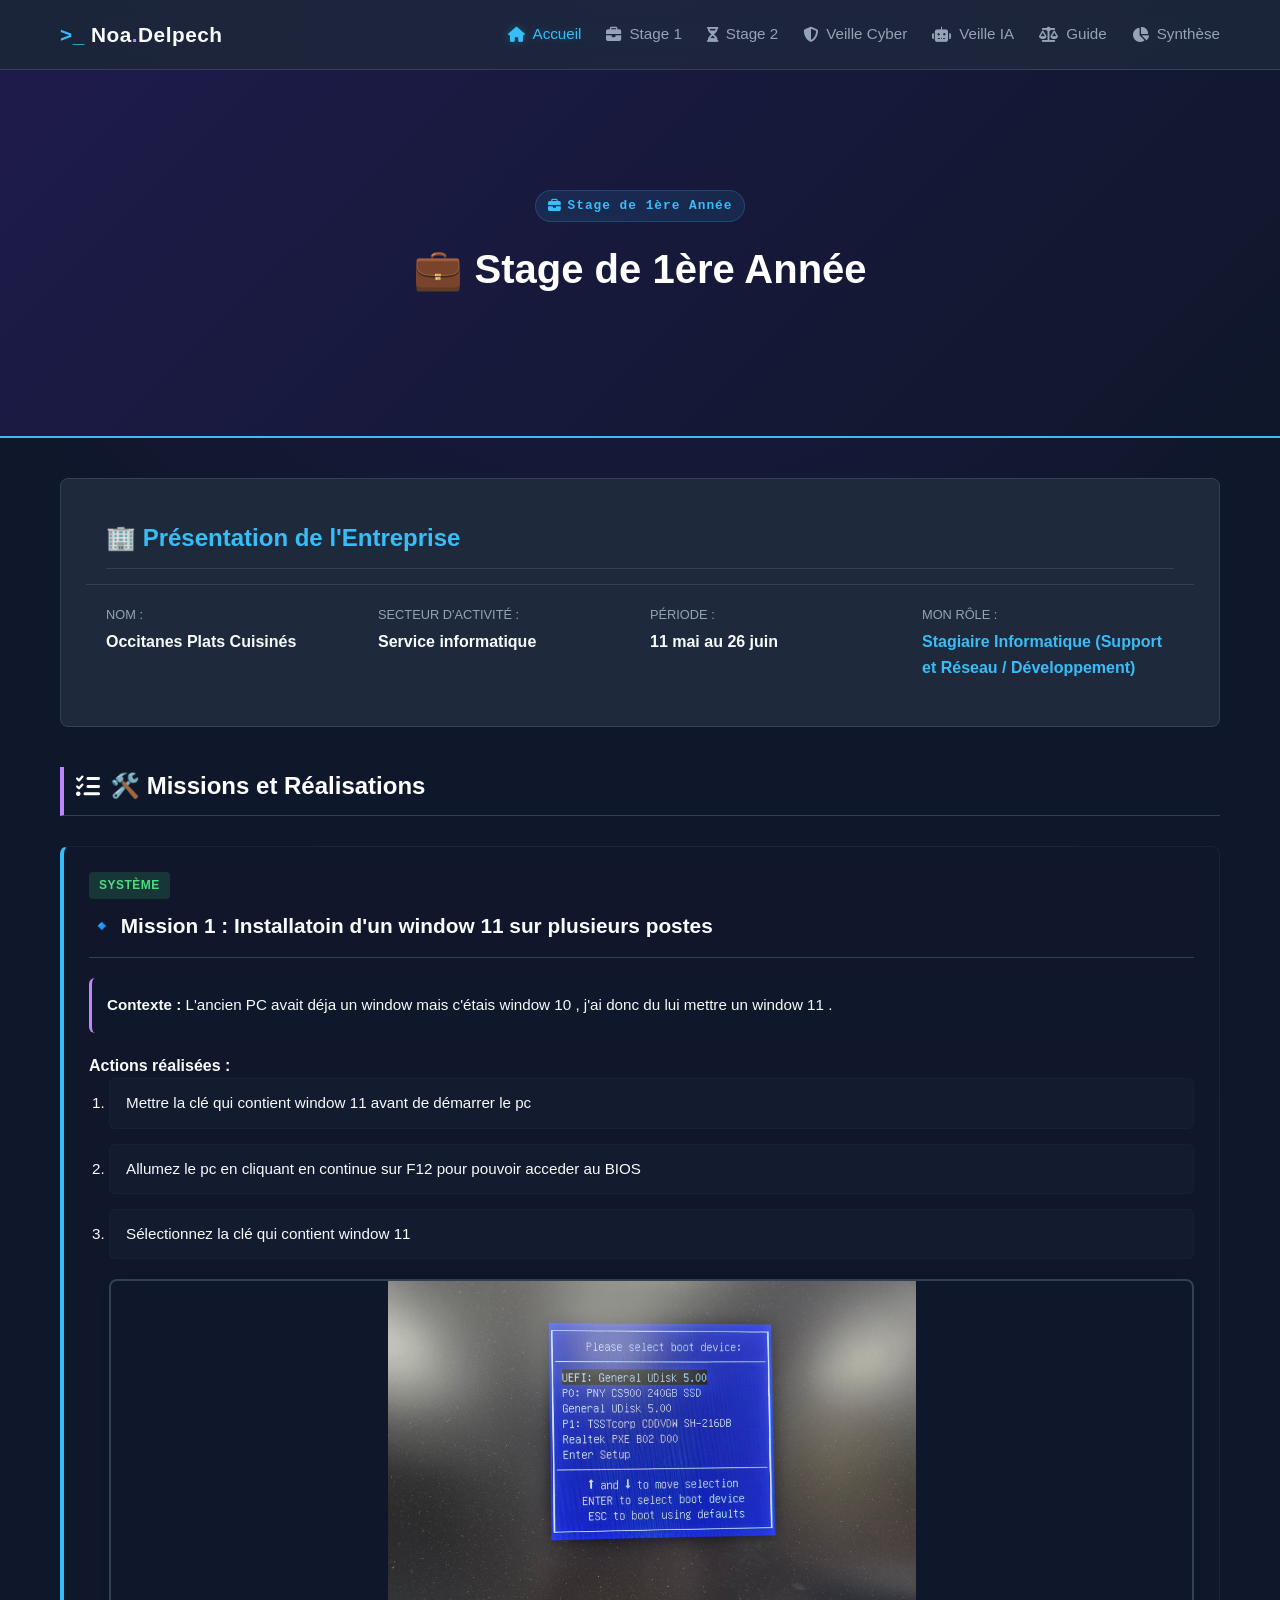
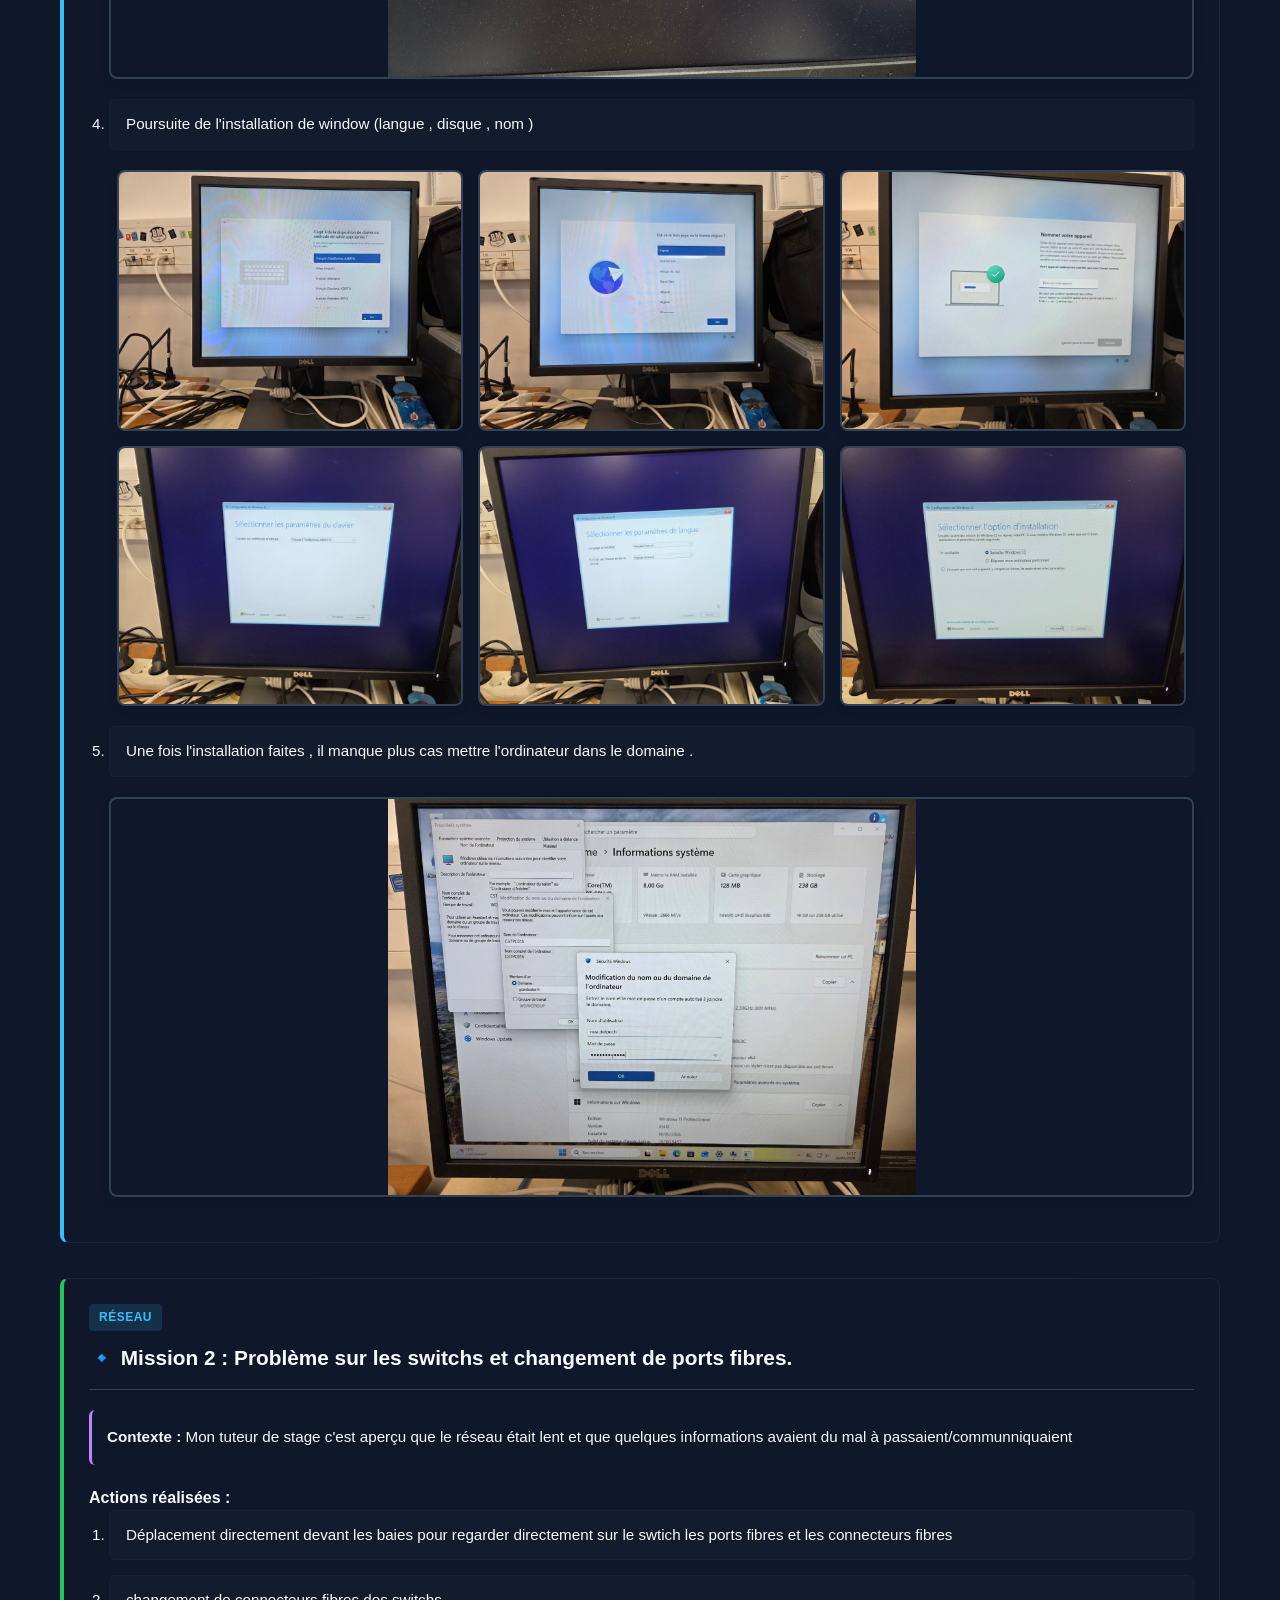
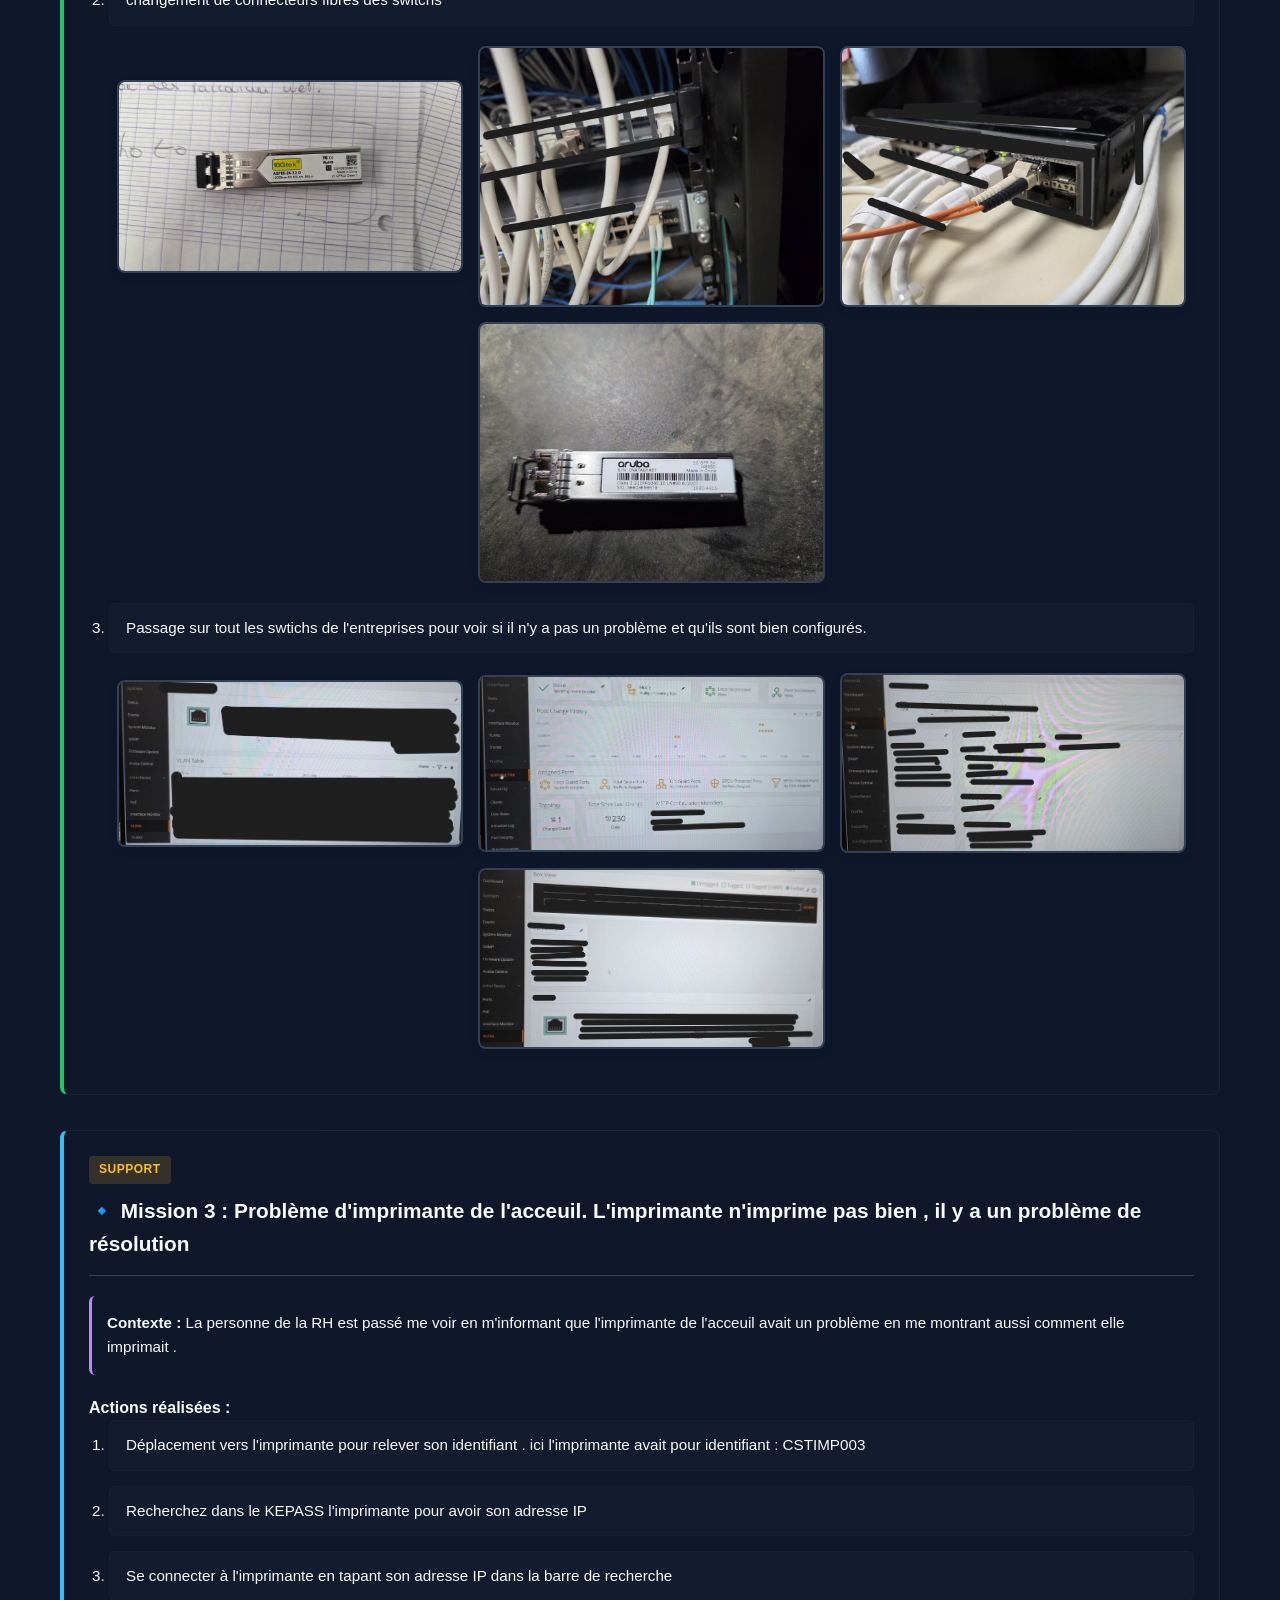
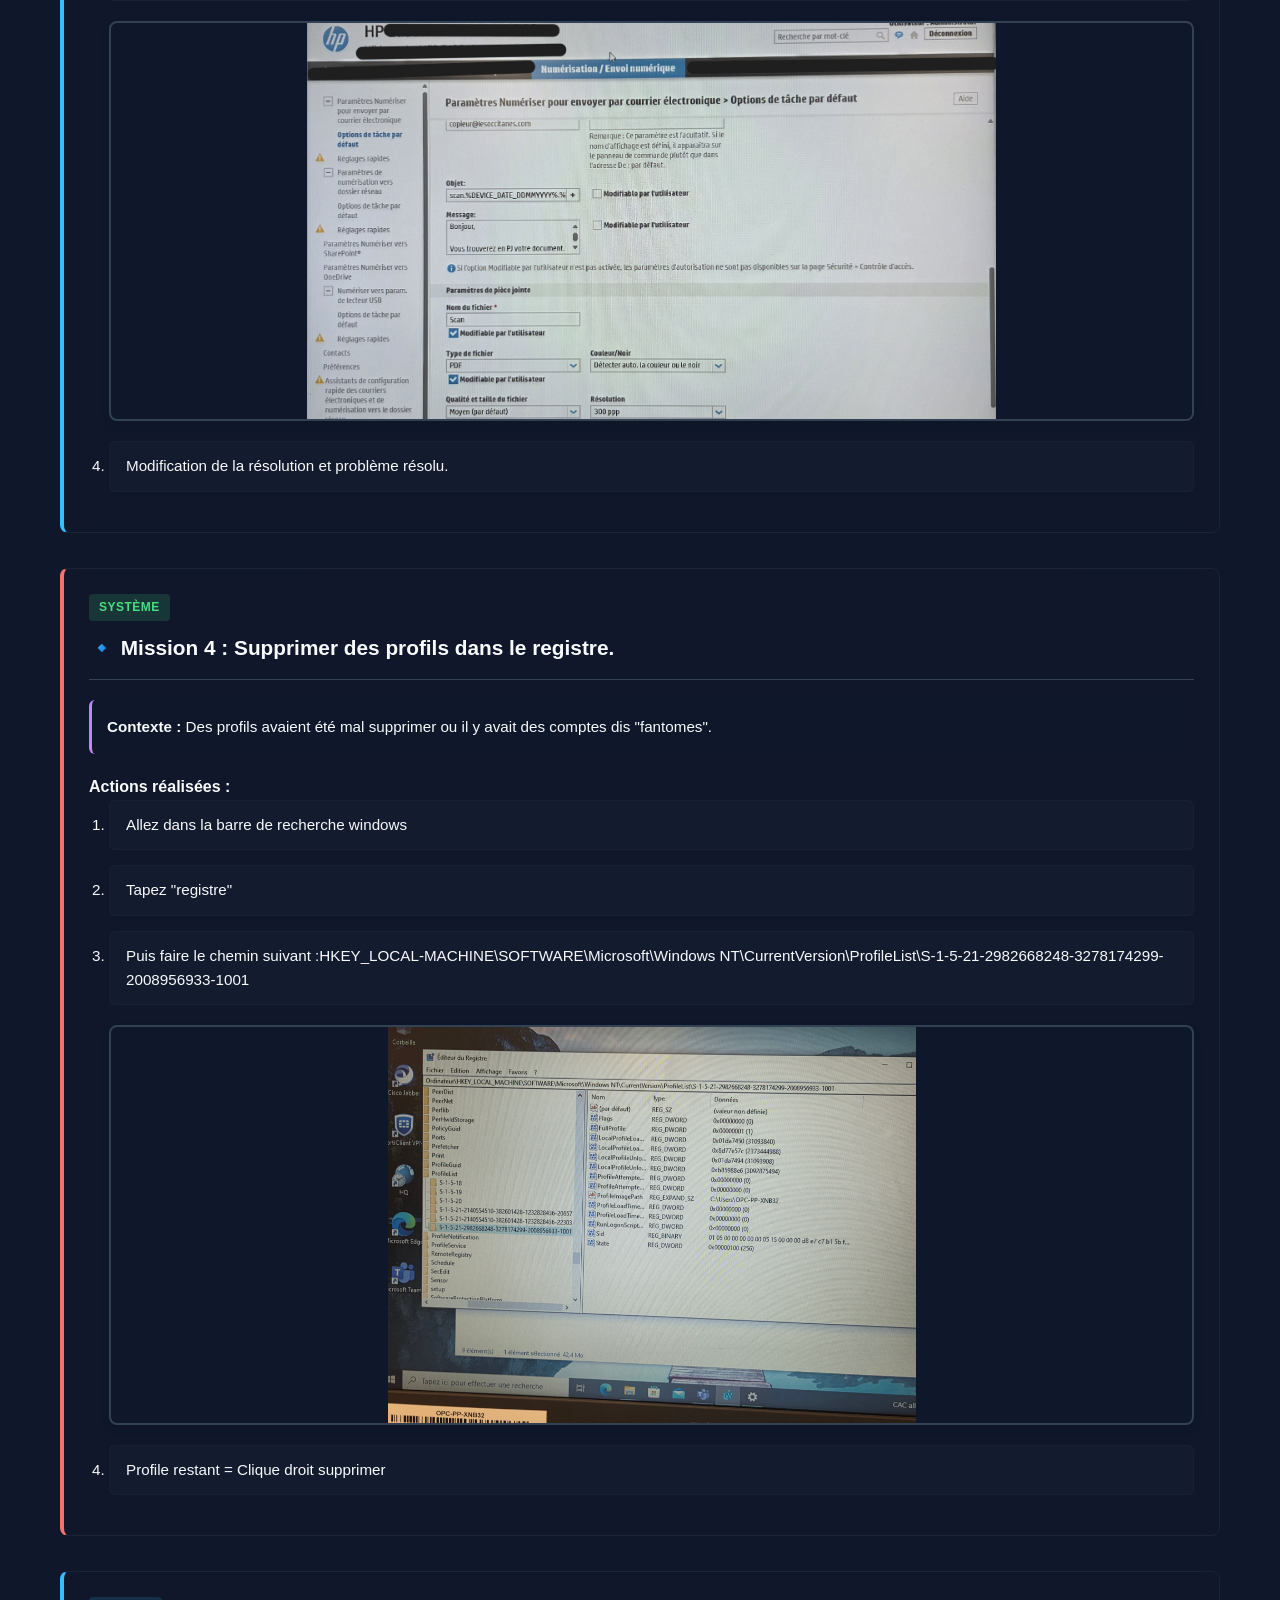
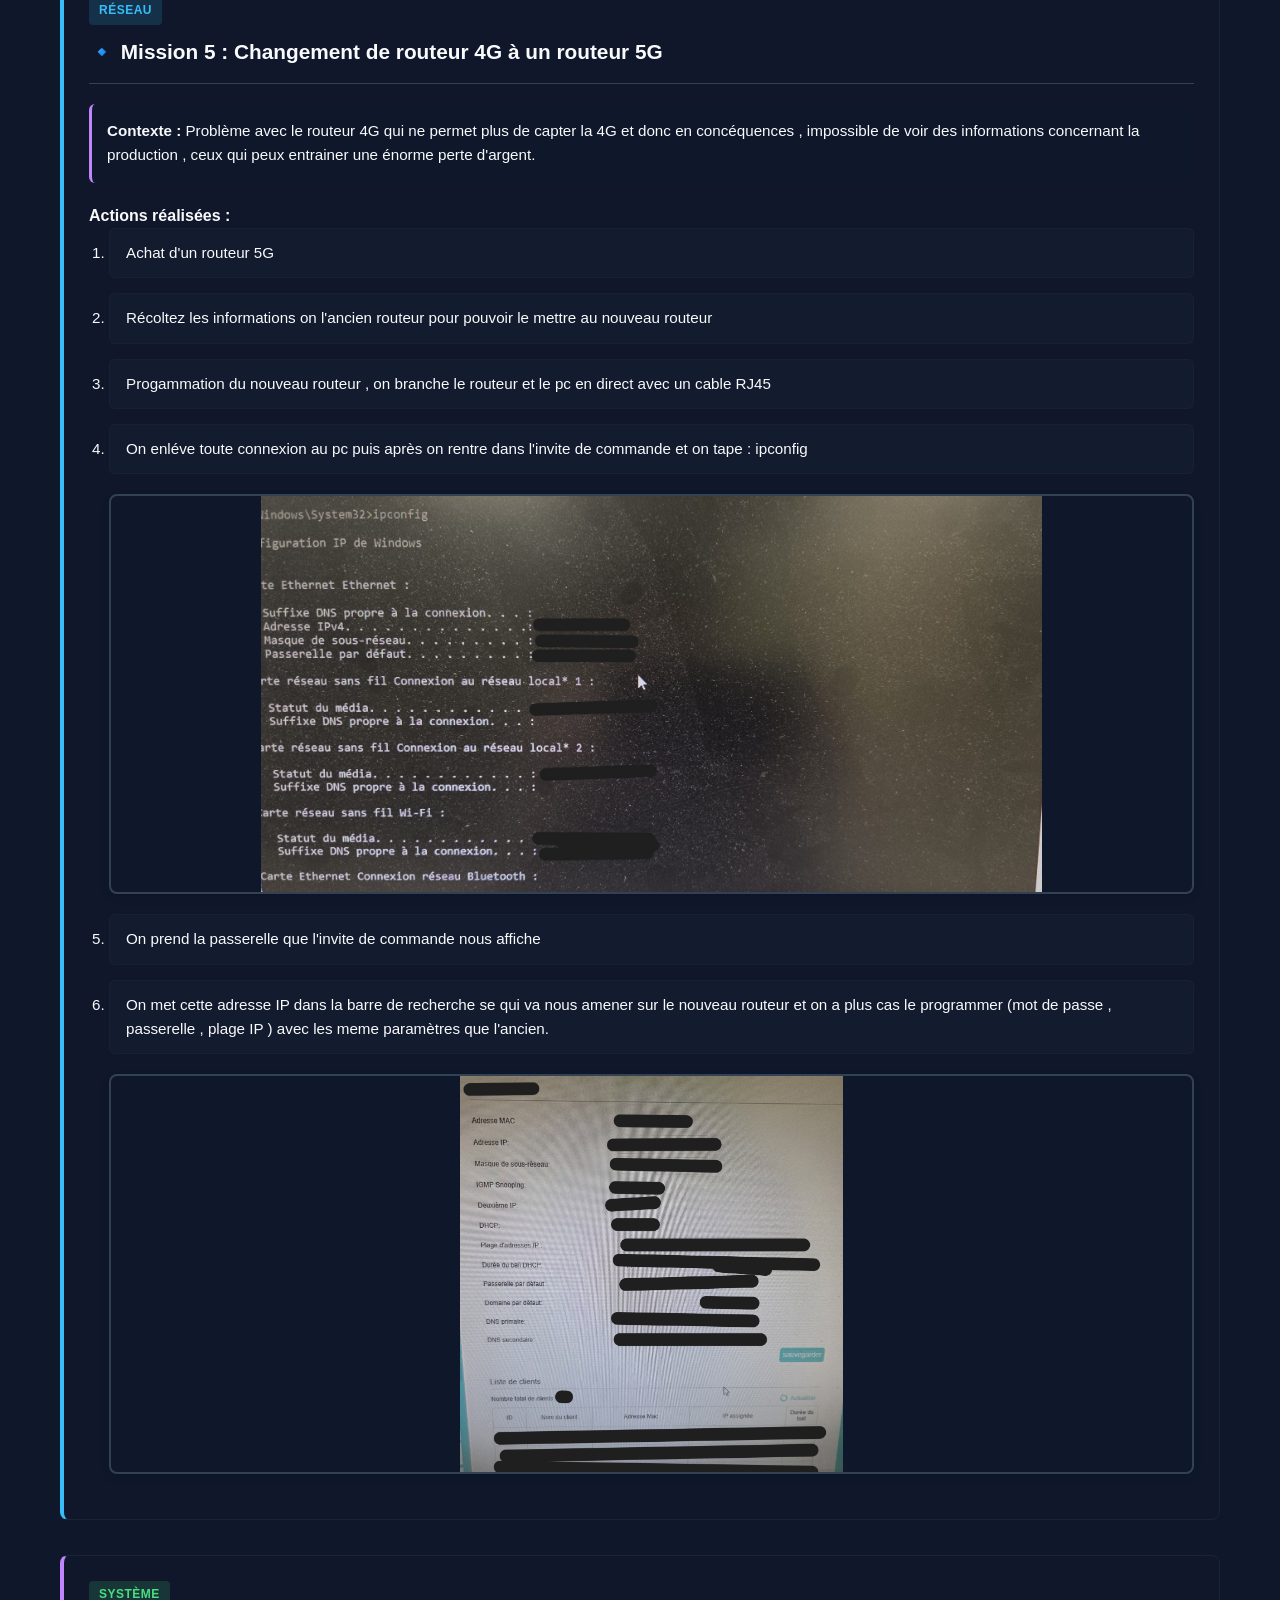
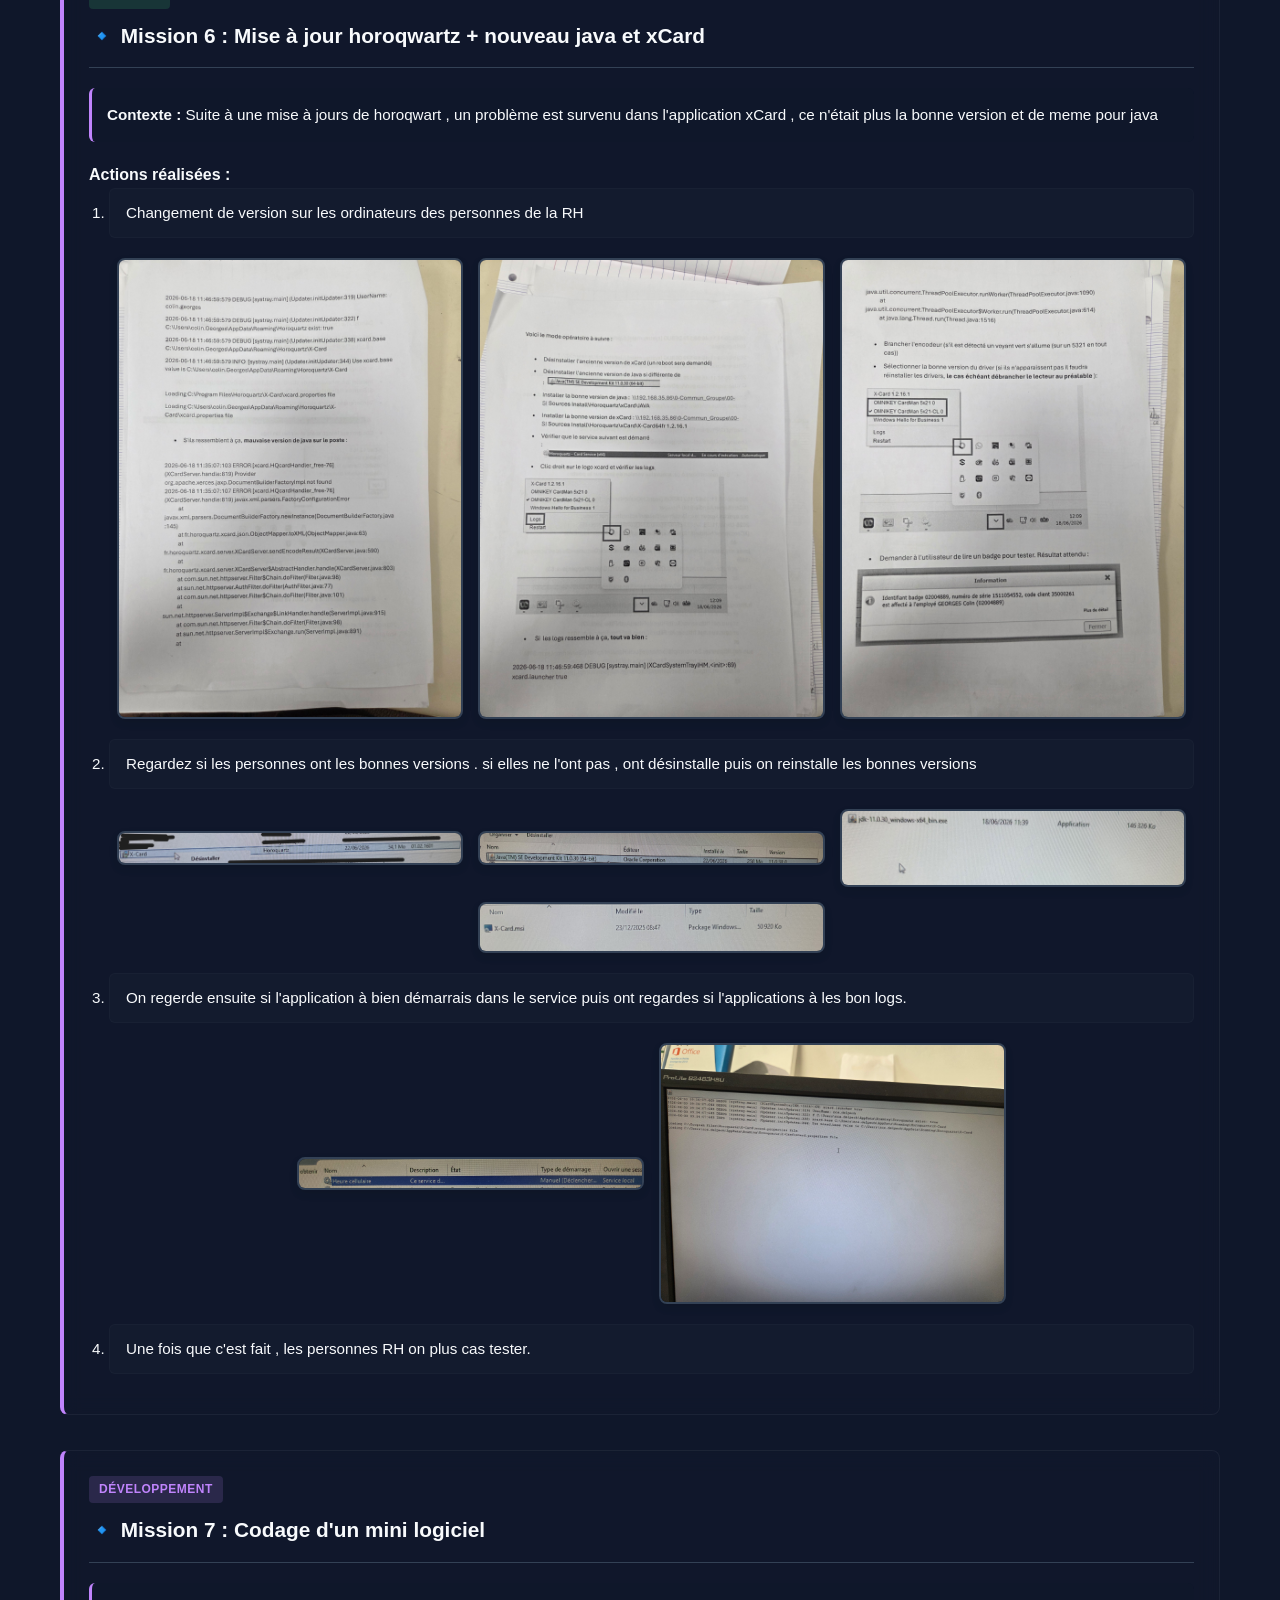
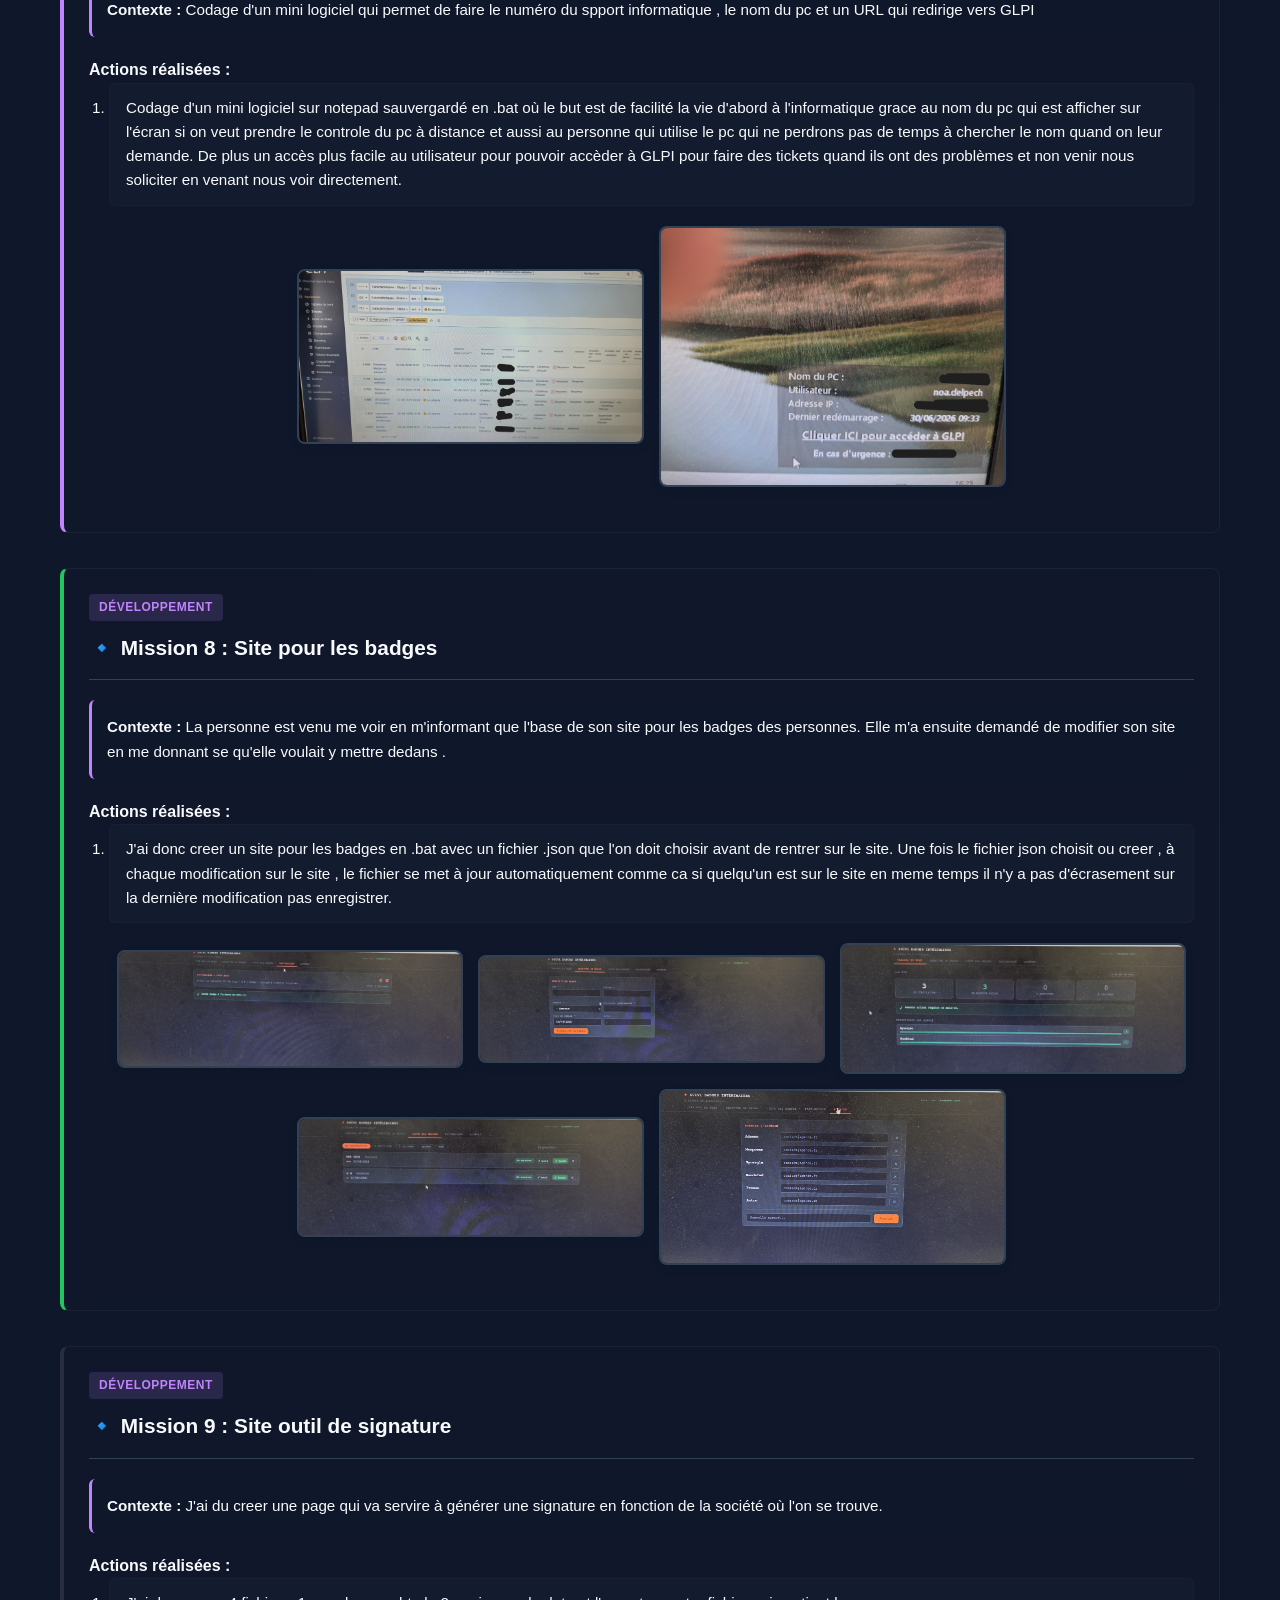
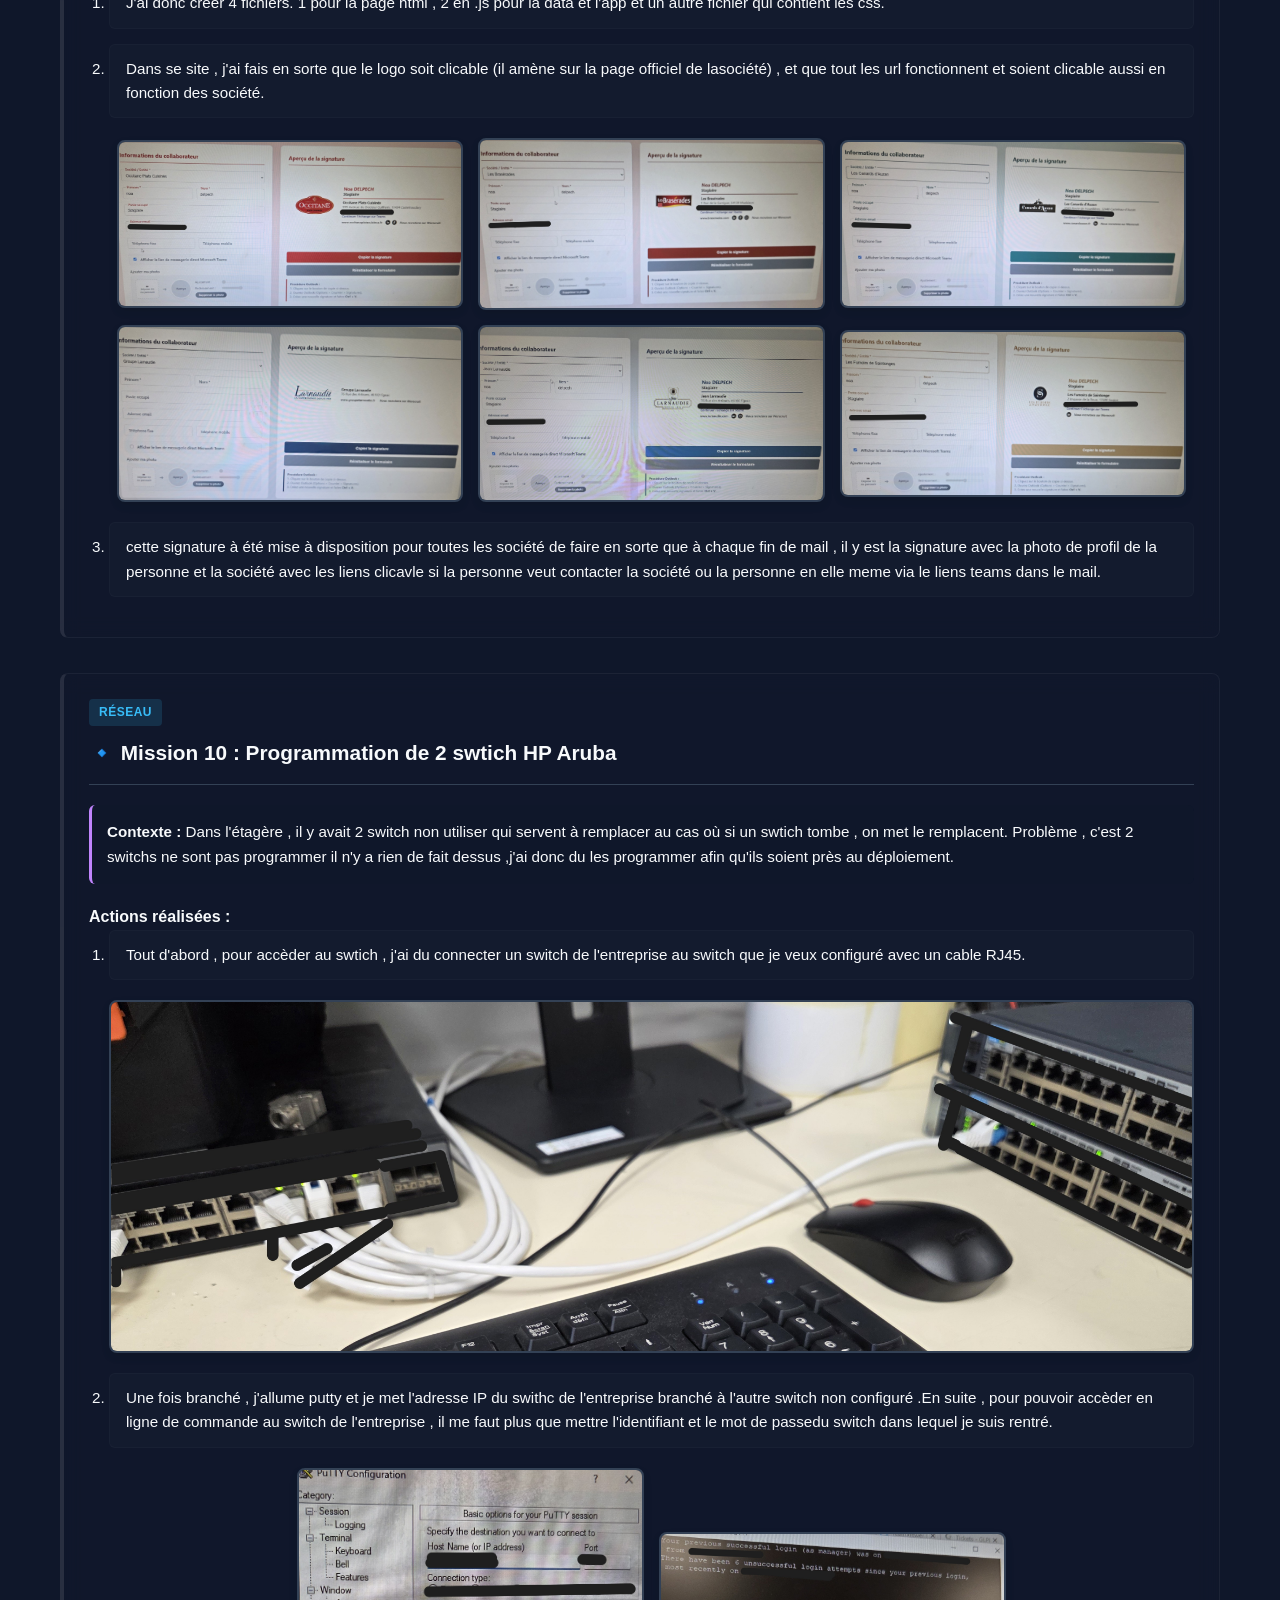
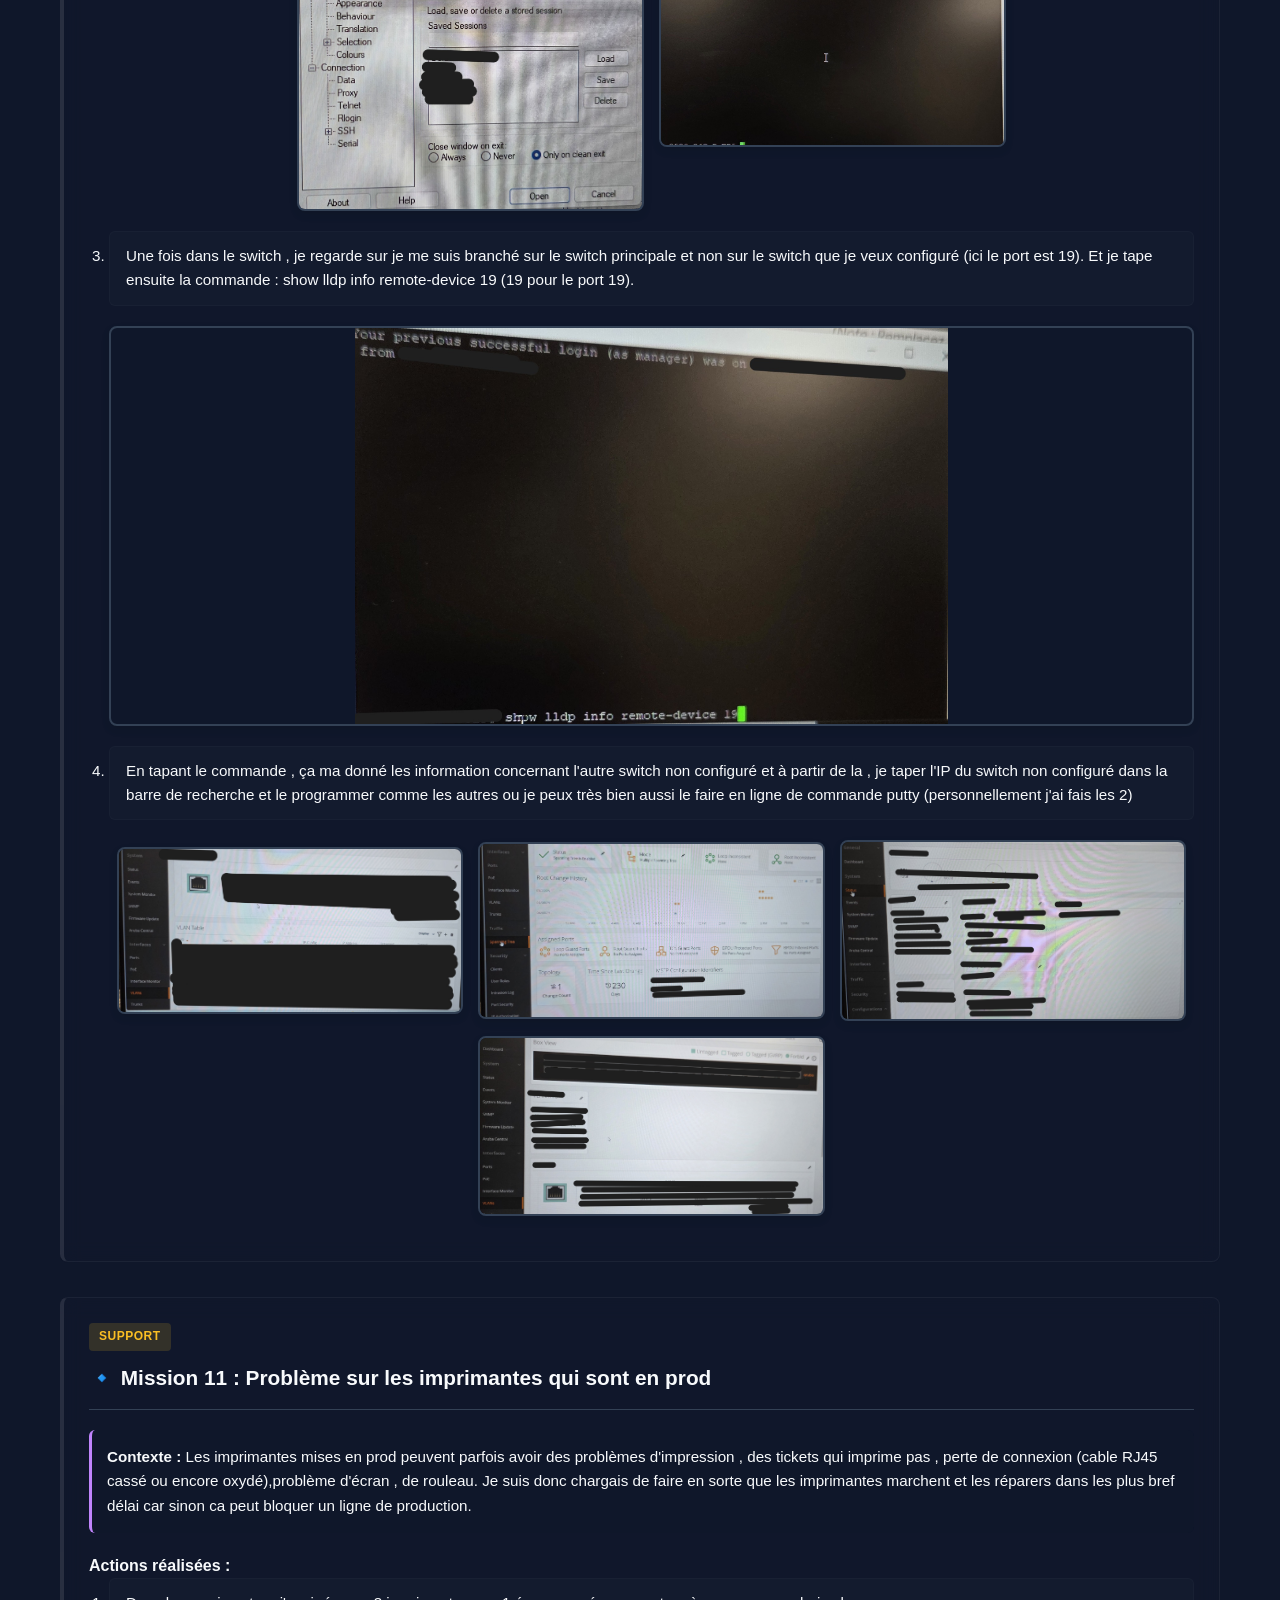
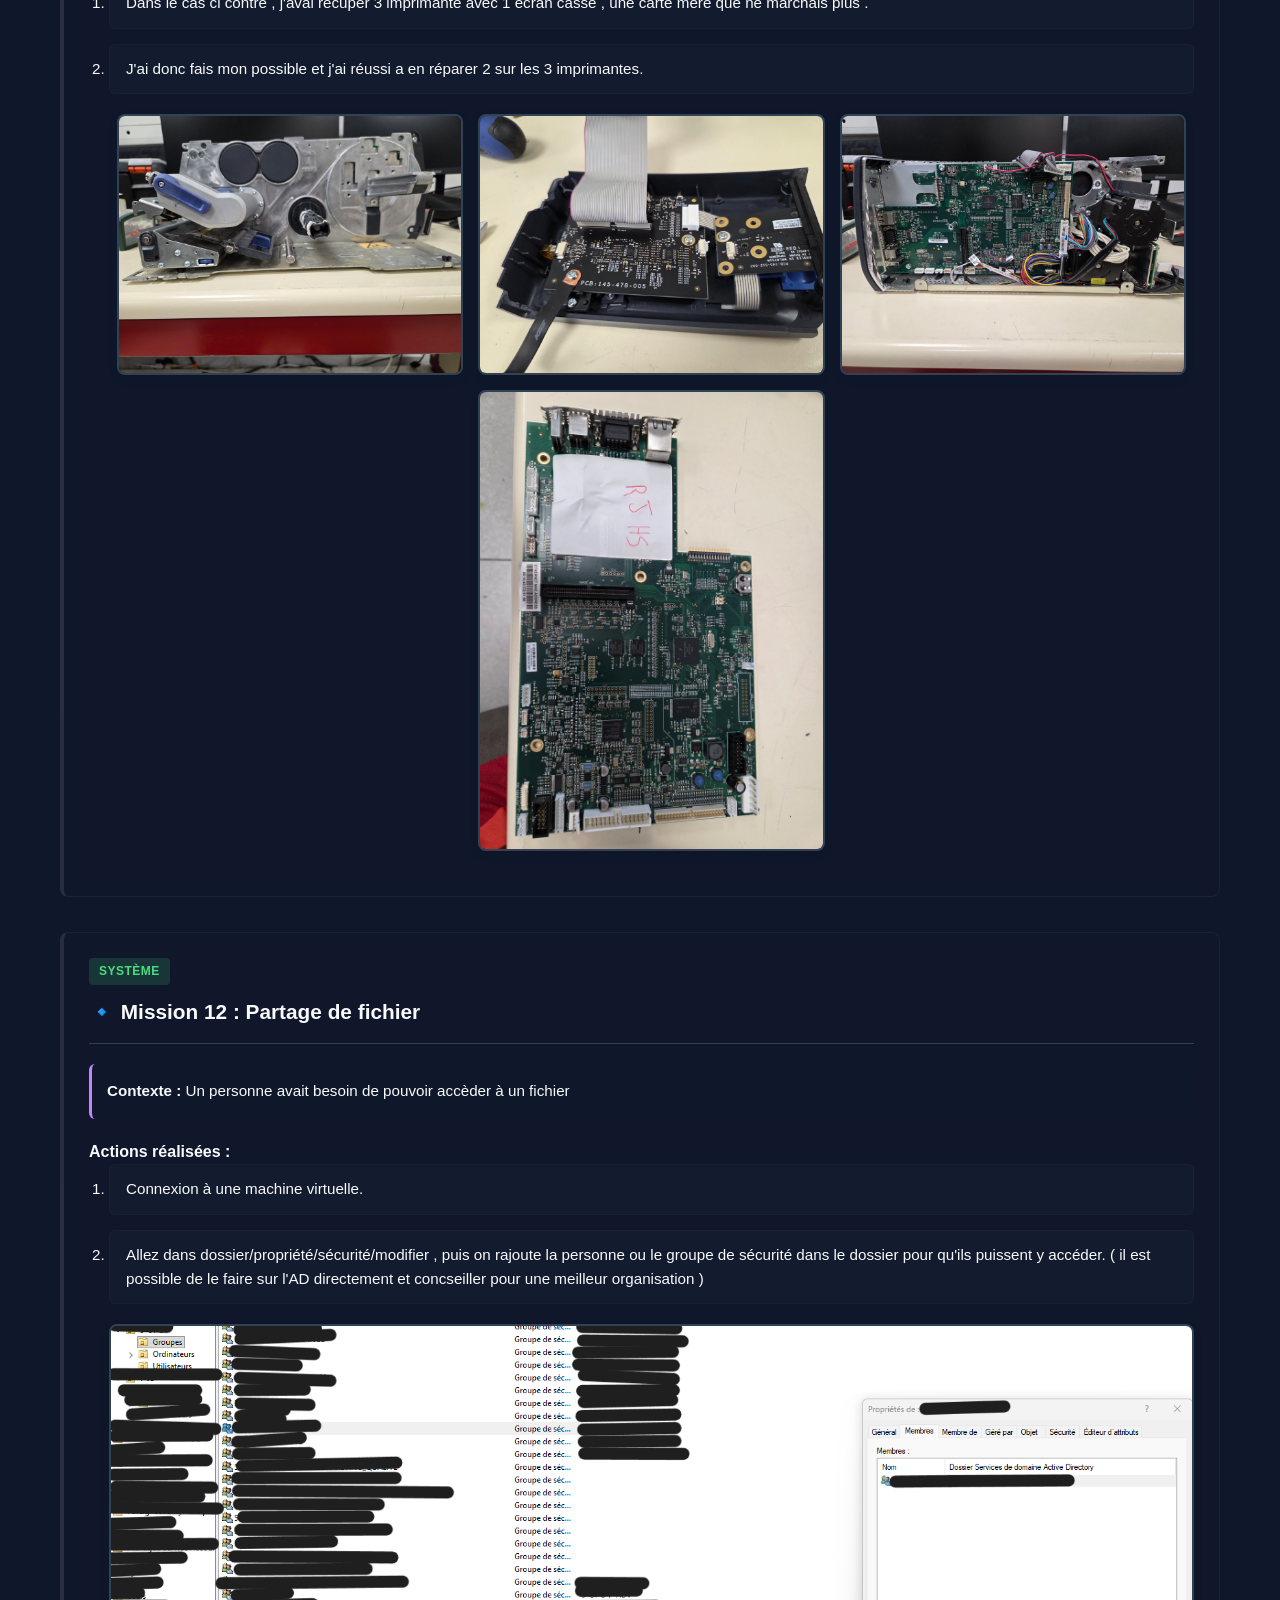
<file: stage-1.html>
<!DOCTYPE html>
<html lang="fr">
<head>
    <meta charset="UTF-8">
    <meta name="viewport" content="width=device-width, initial-scale=1.0">
    <title>Stage de 1ère Année</title>
    <link rel="stylesheet" href="style.css">
    <link rel="stylesheet" href="https://cdnjs.cloudflare.com/ajax/libs/font-awesome/6.4.0/css/all.min.css">
</head>
<body>

    <nav class="navbar">
        <div class="nav-container">
            <a href="index.html" class="nav-logo">
                <span class="logo-icon">&gt;_</span> Noa<span class="logo-dot">.</span>Delpech
            </a>
            <ul class="nav-menu">
                <li><a href="index.html" class="active"><i class="fa-solid fa-house"></i> Accueil</a></li>
                <li><a href="stage-1.html"><i class="fa-solid fa-briefcase"></i> Stage 1</a></li>
                <li><a href="stage-2.html"><i class="fa-solid fa-hourglass-half"></i> Stage 2</a></li>
                <li><a href="veille-cybersecurite.html"><i class="fa-solid fa-shield-halved"></i> Veille Cyber</a></li>
                <li><a href="veille-ia.html"><i class="fa-solid fa-robot"></i> Veille IA</a></li>
                <li><a href="guide-bonne-conduite.html"><i class="fa-solid fa-scale-balanced"></i> Guide</a></li>
                <li><a href="tableau-de-synthese.html"><i class="fa-solid fa-chart-pie"></i> Synthèse</a></li>
            </ul>
        </div>
    </nav>

    <header class="cyber-header-hub stage-theme">
        <div class="hub-overlay">
            <span class="badge-status-cyber"><i class="fa-solid fa-briefcase"></i> Stage de 1ère Année</span>
            <h1>💼 Stage de 1ère Année</h1>
        </div>
    </header>

    <main class="dashboard-container">

        <section class="company-profile-card">
            <div class="company-header">
                <h2>🏢 Présentation de l'Entreprise</h2>
            </div>
            <div class="company-grid">
                <div class="info-item">
                    <span class="info-label">Nom :</span>
                    <span class="info-value">Occitanes Plats Cuisinés</span>
                </div>
                <div class="info-item">
                    <span class="info-label">Secteur d'activité :</span>
                    <span class="info-value">Service informatique</span>
                </div>
                <div class="info-item">
                    <span class="info-label">Période :</span>
                    <span class="info-value">11 mai au 26 juin</span>
                </div>
                <div class="info-item">
                    <span class="info-label">Mon rôle :</span>
                    <span class="info-value text-blue">Stagiaire Informatique (Support et Réseau / Développement)</span>
                </div>
            </div>
        </section>

        <h2 class="hub-title"><i class="fa-solid fa-list-check"></i> 🛠️ Missions et Réalisations</h2>

        <div class="missions-feed-grid">

            <div class="mission-block-card">
                <div class="mission-top-meta">
                    <span class="mission-tag tag-sys">Système</span>
                    <h3>🔹 Mission 1 : Installatoin d'un window 11 sur plusieurs postes</h3>
                </div>
                <div class="mission-body">
                    <p class="context-box"><strong>Contexte :</strong> L'ancien PC avait déja un window mais c'étais window 10 , j'ai donc du lui mettre un window 11 .</p>
                    <h4>Actions réalisées :</h4>
                    <ol class="action-list">
                        <li>Mettre la clé qui contient window 11 avant de démarrer le pc</li>
                        <li>Allumez le pc en cliquant en continue sur F12 pour pouvoir acceder au BIOS</li>
                        <li>Sélectionnez la clé qui contient window 11</li>
                        <div class="single-img-container"><img src="images/img5.jpg" alt="Image 5" class="gallery-img"></div>
                        <li>Poursuite de l'installation de window (langue , disque , nom )</li>
                        <div class="img-gallery-flex">
                            <img src="images/img1.jpg" alt="Image 1">
                            <img src="images/img3.jpg" alt="Image 3">
                            <img src="images/img4.jpg" alt="Image 4">
                            <img src="images/img6.jpg" alt="Image 6">
                            <img src="images/img7.jpg" alt="Image 7">
                            <img src="images/img8.jpg" alt="Image 8">
                        </div>
                        <li>Une fois l'installation faites , il manque plus cas mettre l'ordinateur dans le domaine .</li>
                        <div class="single-img-container"><img src="images/img2.jpg" alt="Image 2" class="gallery-img"></div>
                    </ol>
                </div>
            </div>

            <div class="mission-block-card">
                <div class="mission-top-meta">
                    <span class="mission-tag tag-net">Réseau</span>
                    <h3>🔹 Mission 2 : Problème sur les switchs et  changement de ports fibres.</h3>
                </div>
                <div class="mission-body">
                    <p class="context-box"><strong>Contexte :</strong> Mon tuteur de stage c'est aperçu que le réseau était lent et que quelques informations avaient du mal à passaient/communniquaient</p>
                    <h4>Actions réalisées :</h4>
                    <ol class="action-list">
                        <li>Déplacement directement devant les baies pour regarder directement sur le swtich les ports fibres et les connecteurs fibres</li>
                        <li>changement de connecteurs fibres des switchs</li>
                        <div class="img-gallery-flex">
                            <img src="images/fibre1.jpg" alt="Fibre 1">
                            <img src="images/fibre3.jpg" alt="Fibre 3">
                            <img src="images/fibre5.jpg" alt="Fibre 5">
                            <img src="images/fibre7.jpg" alt="Fibre 7">
                        </div>
                        <li>Passage sur tout les swtichs de l'entreprises pour voir si il n'y a pas un problème et qu'ils sont bien configurés.</li>
                        <div class="img-gallery-flex">
                            <img src="images/fibre2.jpg" alt="Fibre 2">
                            <img src="images/fibre4.jpg" alt="Fibre 4">
                            <img src="images/fibre6.jpg" alt="Fibre 6">
                            <img src="images/fibre8.jpg" alt="Fibre 8">
                        </div>
                    </ol>
                </div>
            </div>

            <div class="mission-block-card">
                <div class="mission-top-meta">
                    <span class="mission-tag tag-support">Support</span>
                    <h3>🔹 Mission 3 : Problème d'imprimante de l'acceuil. L'imprimante n'imprime pas bien , il y a un problème de résolution</h3>
                </div>
                <div class="mission-body">
                    <p class="context-box"><strong>Contexte :</strong> La personne de la RH est passé me voir en m'informant que l'imprimante de l'acceuil avait un problème en me montrant aussi comment elle imprimait .</p>
                    <h4>Actions réalisées :</h4>
                    <ol class="action-list">
                        <li>Déplacement vers l'imprimante pour relever son identifiant . ici l'imprimante avait pour identifiant : CSTIMP003</li>
                        <li>Recherchez dans le KEPASS l'imprimante pour avoir son adresse IP</li>
                        <li>Se connecter à l'imprimante en tapant son adresse IP dans la barre de recherche</li>
                        <div class="single-img-container"><img src="images/imp.jpg" alt="Imprimante" class="gallery-img"></div>
                        <li>Modification de la résolution et problème résolu.</li>
                    </ol>
                </div>
            </div>

            <div class="mission-block-card">
                <div class="mission-top-meta">
                    <span class="mission-tag tag-sys">Système</span>
                    <h3>🔹 Mission 4 : Supprimer des profils dans le registre.</h3>
                </div>
                <div class="mission-body">
                    <p class="context-box"><strong>Contexte :</strong> Des profils avaient été mal supprimer ou il y avait des comptes dis "fantomes".</p>
                    <h4>Actions réalisées :</h4>
                    <ol class="action-list">
                        <li>Allez dans la barre de recherche windows</li>
                        <li>Tapez "registre"</li>
                        <li>Puis faire le chemin suivant :HKEY_LOCAL-MACHINE\SOFTWARE\Microsoft\Windows NT\CurrentVersion\ProfileList\S-1-5-21-2982668248-3278174299-2008956933-1001</li>
                        <div class="single-img-container"><img src="images/registre.jpg" alt="Registre" class="gallery-img"></div>
                        <li>Profile restant = Clique droit supprimer</li>
                    </ol>
                </div>
            </div>

            <div class="mission-block-card">
                <div class="mission-top-meta">
                    <span class="mission-tag tag-net">Réseau</span>
                    <h3>🔹 Mission 5 : Changement de routeur 4G à un routeur 5G</h3>
                </div>
                <div class="mission-body">
                    <p class="context-box"><strong>Contexte :</strong> Problème avec le routeur 4G qui ne permet plus de capter la 4G et donc en concéquences , impossible de voir des informations concernant la production , ceux qui peux entrainer une énorme perte d'argent.</p>
                    <h4>Actions réalisées :</h4>
                    <ol class="action-list">
                        <li>Achat d'un routeur 5G</li>
                        <li>Récoltez les informations on l'ancien routeur pour pouvoir le mettre au nouveau routeur</li>
                        <li>Progammation du nouveau routeur , on branche le routeur et le pc en direct avec un cable RJ45</li>
                        <li>On enléve toute connexion au pc puis après on rentre dans l'invite de commande et on tape : ipconfig</li>
                        <div class="single-img-container"><img src="images/Routeur1.jpg" alt="Routeur 1" class="gallery-img"></div>
                        <li>On prend la passerelle que l'invite de commande nous affiche</li>
                        <li>On met cette adresse IP dans la barre de recherche se qui va nous amener sur le nouveau routeur et on a plus cas le programmer (mot de passe , passerelle , plage IP ) avec les meme paramètres que l'ancien.</li>
                        <div class="single-img-container"><img src="images/Routeur2.jpg" alt="Routeur 2" class="gallery-img"></div>
                    </ol>
                </div>
            </div>

            <div class="mission-block-card">
                <div class="mission-top-meta">
                    <span class="mission-tag tag-sys">Système</span>
                    <h3>🔹 Mission 6 : Mise à jour horoqwartz + nouveau java et xCard</h3>
                </div>
                <div class="mission-body">
                    <p class="context-box"><strong>Contexte :</strong> Suite à une mise à jours de horoqwart , un problème est survenu dans l'application xCard , ce n'était plus la bonne version et de meme pour java</p>
                    <h4>Actions réalisées :</h4>
                    <ol class="action-list">
                        <li>Changement de version sur les ordinateurs des personnes de la RH</li>
                        <div class="img-gallery-flex">
                            <img src="images/horo1.jpg" alt="Horo 1">
                            <img src="images/horo3.jpg" alt="Horo 3">
                            <img src="images/horo2.jpg" alt="Horo 2">
                        </div>
                        <li>Regardez si les personnes ont les bonnes versions . si elles ne l'ont pas , ont désinstalle puis on reinstalle les bonnes versions</li>
                        <div class="img-gallery-flex">
                            <img src="images/horo5.jpg" alt="Horo 5">
                            <img src="images/horo6.jpg" alt="Horo 6">
                            <img src="images/horo7.jpg" alt="Horo 7">
                            <img src="images/horo8.jpg" alt="Horo 8">
                        </div>
                        <li>On regerde ensuite si l'application à bien démarrais dans le service puis ont regardes si l'applications à les bon logs.</li>
                        <div class="img-gallery-flex">
                            <img src="images/horo4.jpg" alt="Horo 4">
                            <img src="images/horo9.jpg" alt="Horo 9">
                        </div>
                        <li>Une fois que c'est fait , les personnes RH on plus cas tester.</li>
                    </ol>
                </div>
            </div>

            <div class="mission-block-card">
                <div class="mission-top-meta">
                    <span class="mission-tag tag-dev">Développement</span>
                    <h3>🔹 Mission 7 : Codage d'un mini logiciel</h3>
                </div>
                <div class="mission-body">
                    <p class="context-box"><strong>Contexte :</strong> Codage d'un mini logiciel qui permet de faire le numéro du spport informatique , le nom du pc et un URL qui redirige vers GLPI</p>
                    <h4>Actions réalisées :</h4>
                    <ol class="action-list">
                        <li>Codage d'un mini logiciel sur notepad sauvergardé en .bat où le but est de facilité la vie d'abord à l'informatique grace au nom du pc qui est afficher sur l'écran si on veut prendre le controle du pc à distance et aussi au personne qui utilise le pc qui ne perdrons pas de temps à chercher le nom quand on leur demande. De plus un accès plus facile au utilisateur pour pouvoir accèder à GLPI pour faire des tickets quand ils ont des problèmes et non venir nous soliciter en venant nous voir directement.</li>
                        <div class="img-gallery-flex">
                            <img src="images/Desk1.jpg" alt="Desk 1">
                            <img src="images/Desk3.jpg" alt="Desk 3">
                        </div>
                    </ol>
                </div>
            </div>

            <div class="mission-block-card">
                <div class="mission-top-meta">
                    <span class="mission-tag tag-dev">Développement</span>
                    <h3>🔹 Mission 8 : Site pour les badges</h3>
                </div>
                <div class="mission-body">
                    <p class="context-box"><strong>Contexte :</strong> La personne est venu me voir en m'informant que l'base de son site pour les badges des personnes. Elle m'a ensuite demandé de modifier son site en me donnant se qu'elle voulait y mettre dedans .</p>
                    <h4>Actions réalisées :</h4>
                    <ol class="action-list">
                        <li>J'ai donc creer un site pour les badges en .bat avec un fichier .json que l'on doit choisir avant de rentrer sur le site. Une fois le fichier json choisit ou creer , à chaque modification sur le site , le fichier se met à jour automatiquement comme ca si quelqu'un est sur le site en meme temps il n'y a pas d'écrasement sur la dernière modification pas enregistrer.</li>
                        <div class="img-gallery-flex">
                            <img src="images/site1.jpg" alt="Site 1">
                            <img src="images/site2.jpg" alt="Site 2">
                            <img src="images/site3.jpg" alt="Site 3">
                            <img src="images/site4.jpg" alt="Site 4">
                            <img src="images/site6.jpg" alt="Site 6">
                        </div>
                    </ol>
                </div>
            </div>

            <div class="mission-block-card">
                <div class="mission-top-meta">
                    <span class="mission-tag tag-dev">Développement</span>
                    <h3>🔹 Mission 9 : Site outil de signature</h3>
                </div>
                <div class="mission-body">
                    <p class="context-box"><strong>Contexte :</strong> J'ai du creer une page qui va servire à générer une signature en fonction de la société où l'on se trouve.</p>
                    <h4>Actions réalisées :</h4>
                    <ol class="action-list">
                        <li>J'ai donc creer 4 fichiers. 1 pour la page html , 2 en .js pour la data et l'app et un autre fichier qui contient les css.</li>
                        <li>Dans se site , j'ai fais en sorte que le logo soit clicable (il amène sur la page officiel de lasociété) , et que tout les url fonctionnent et soient clicable aussi en fonction des société.</li>
                        <div class="img-gallery-flex">
                            <img src="images/sign1.jpg" alt="Sign 1">
                            <img src="images/sign2.jpg" alt="Sign 2">
                            <img src="images/sign3.jpg" alt="Sign 3">
                            <img src="images/sign4.jpg" alt="Sign 4">
                            <img src="images/sign6.jpg" alt="Sign 6">
                            <img src="images/sign7.jpg" alt="Sign 7">
                        </div>
                        <li>cette signature à été mise à disposition pour toutes les société de faire en sorte que à chaque fin de mail , il y est la signature avec la photo de profil de la personne et la société avec les liens clicavle si la personne veut contacter la société ou la personne en elle meme via le liens teams dans le mail.</li>
                    </ol>
                </div>
            </div>

            <div class="mission-block-card">
                <div class="mission-top-meta">
                    <span class="mission-tag tag-net">Réseau</span>
                    <h3>🔹 Mission 10 : Programmation de 2 swtich HP Aruba</h3>
                </div>
                <div class="mission-body">
                    <p class="context-box"><strong>Contexte :</strong> Dans l'étagère , il y avait 2 switch non utiliser qui servent à remplacer au cas où si un swtich tombe , on met le remplacent. Problème , c'est 2 switchs ne sont pas programmer il n'y a rien de fait dessus ,j'ai donc du les programmer afin qu'ils soient près au déploiement.</p>
                    <h4>Actions réalisées :</h4>
                    <ol class="action-list">
                        <li>Tout d'abord , pour accèder au swtich , j'ai du connecter un switch de l'entreprise au switch que je veux configuré avec un cable RJ45.</li>
                        <div class="single-img-container"><img src="images/switch1.jpg" alt="Switch 1" class="gallery-img"></div>
                        <li>Une fois branché , j'allume putty et je met l'adresse IP du swithc de l'entreprise branché à l'autre switch non configuré .En suite , pour pouvoir accèder en ligne de commande au switch de l'entreprise , il me faut plus que mettre l'identifiant et le mot de passedu switch dans lequel je suis rentré.</li>
                        <div class="img-gallery-flex">
                            <img src="images/switch2.jpg" alt="Switch 2">
                            <img src="images/switch4.jpg" alt="Switch 4">
                        </div>
                        <li>Une fois dans le switch , je regarde sur je me suis branché sur le switch principale et non sur le switch que je veux configuré (ici le port est 19). Et je tape ensuite la commande : show lldp info remote-device 19 (19 pour le port 19).</li>
                        <div class="single-img-container"><img src="images/switch3.jpg" alt="Switch 3" class="gallery-img"></div>
                        <li>En tapant le commande , ça ma donné les information concernant l'autre switch non configuré et à partir de la , je taper l'IP du switch non configuré dans la barre de recherche et le programmer comme les autres ou je peux très bien aussi le faire en ligne de commande putty (personnellement j'ai fais les 2)</li>
                        <div class="img-gallery-flex">
                            <img src="images/fibre2.jpg" alt="Fibre 2">
                            <img src="images/fibre4.jpg" alt="Fibre 4">
                            <img src="images/fibre6.jpg" alt="Fibre 6">
                            <img src="images/fibre8.jpg" alt="Fibre 8">
                        </div>
                    </ol>
                </div>
            </div>

            <div class="mission-block-card">
                <div class="mission-top-meta">
                    <span class="mission-tag tag-support">Support</span>
                    <h3>🔹 Mission 11 : Problème sur les imprimantes qui sont en prod</h3>
                </div>
                <div class="mission-body">
                    <p class="context-box"><strong>Contexte :</strong> Les imprimantes mises en prod peuvent parfois avoir des problèmes d'impression , des tickets qui imprime pas , perte de connexion (cable RJ45 cassé ou encore oxydé),problème d'écran , de rouleau. Je suis donc chargais de faire en sorte que les imprimantes marchent et les réparers dans les plus bref délai car sinon ca peut bloquer un ligne de production.</p>
                    <h4>Actions réalisées :</h4>
                    <ol class="action-list">
                        <li>Dans le cas ci contre , j'avai récuper 3 imprimante avec 1 écran cassé , une carte mère que ne marchais plus .</li>
                        <li>J'ai donc fais mon possible et j'ai réussi a en réparer 2 sur les 3 imprimantes.</li>
                        <div class="img-gallery-flex">
                            <img src="images/impriii1.jpg" alt="Impri 1">
                            <img src="images/impriii2.jpg" alt="Impri 2">
                            <img src="images/impriii3.jpg" alt="Impri 3">
                            <img src="images/impriii4.jpg" alt="Impri 4">
                        </div>
                    </ol>
                </div>
            </div>

            <div class="mission-block-card">
                <div class="mission-top-meta">
                    <span class="mission-tag tag-sys">Système</span>
                    <h3>🔹 Mission 12 : Partage de fichier</h3>
                </div>
                <div class="mission-body">
                    <p class="context-box"><strong>Contexte :</strong> Un personne avait besoin de pouvoir accèder à un fichier</p>
                    <h4>Actions réalisées :</h4>
                    <ol class="action-list">
                        <li>Connexion à une machine virtuelle.</li>
                        <li>Allez dans dossier/propriété/sécurité/modifier , puis on rajoute la personne ou le groupe de sécurité dans le dossier pour qu'ils puissent y accéder. ( il est possible de le faire sur l'AD directement et concseiller pour une meilleur organisation )</li>
                        <div class="single-img-container"><img src="images/AD.jpg.png" alt="Dossier" class="gallery-img"></div>
                    </ol>
                </div>
            </div>

            <div class="mission-block-card">
                <div class="mission-top-meta">
                    <span class="mission-tag tag-sys">Système</span> <h3>🔹 Mission 13 : Mot de passe automatique connexion copilote</h3>
                </div>
                <div class="mission-body">
                    <p class="context-box"><strong>Contexte :</strong> Un IPO en production avait laché , j'ai donc du le remplacer avec un autre IPO que j'ai paramétrer. Cepandant, la connexion automatique pour copilote ne c'était pas sauvegardé alors j'ai entrer dans les paramtres et utiliser Linux </p>
                    <h4>Actions réalisées :</h4>
                    <ol class="action-list">
                        <li>Ouvrir le terminal de l'IPO</li>
                        <li>Passr en root</li>
                         <li>Commande : su , puis mettre le mdp</li>
                        <li>Puis sa ouvre le terminal qui ressemble a ceci</li>
                        <div class="single-img-container"><img src="images/Linux.png" alt="Description" class="gallery-img"></div>
                        <li>Maintenant, plus cas mettre les identifiant et mot de passe voulu pour la connexion automatique de copilote</li>
                    </ol>
                </div>
            </div>

         <div class="mission-block-card">
             <div class="mission-top-meta">
                    <span class="mission-tag tag-sys">Système</span> <h3>🔹 Mission 14 :Ajout d'un écran + d'un boitier dock HP pour les PC portable</h3>
             </div>
             <div class="mission-body">
                    <p class="context-box"><strong>Contexte :</strong> Pendant mon stage , il y avait des nouvelles personnes qui sont arrivées dans l'entreprise et j'ai donc du leur installer tout le matérielles nécessaires.</p>
                    <h4>Actions réalisées :</h4>
                    <ol class="action-list">
                        <li>installation d'un dock HP ( utile si et seulement si la personne un pc portable)</li>
                        <li>installation d'un double écran</li>
                         <li>intallation d'un casque bluethoot</li>
                        <div class="single-img-container"><img src="images/HP.jpg" alt="Description" class="gallery-img"></div>
                    </ol>
                </div>
            </div>

            <div class="mission-block-card">
                <div class="mission-top-meta">
                    <span class="mission-tag tag-sys">Système</span> <h3>🔹 Mission 15 :Plusieurs problèmes de scanner :problème de batterie</h3>
                </div>
             <div class="mission-body">
                    <p class="context-box"><strong>Contexte :</strong>En production,les personnes utilisent beaucoup des scanettes pour scanner les ticekts qui sort des imprimantes. Ceux qui le facilite et leur fait gagner beaucoup de temps car sans sa , ils devraient tout taper à la main.Mais des fois , les scannettes peuvent avoir des problèmes comme par exemple ici où la scanette ne voulais plus se connecter et avait du mal à marcher</p>
                    <h4>Actions réalisées :</h4>
                    <ol class="action-list">
                        <li>Voici les problèmes qui peuvent etre lié au problème de la scanette</li>
                        <li>Changement de la batterie</li>
                        <li>changement de base et de cable + reset du scan</li>
                         <li>problème lié directement avec l'écran IPO : impossible de scnanner et / ou impossible de le connecter à l'IPO donc appelle du spport Copilote si je n'y arrivais pas</li>
                        <div class="single-img-container"><img src="images/scan.jpg" alt="Description" class="gallery-img"></div>
                        <div class="single-img-container"><img src="images/ipo.jpg" alt="Description" class="gallery-img"></div>
                       
                    </ol>
                </div>
            </div>


        <div class="mission-block-card">
                <div class="mission-top-meta">
                    <span class="mission-tag tag-sys">Système</span> <h3>🔹 Mission 16 :Changement ou casse de téléphone portable</h3>
                </div>
            <div class="mission-body">
                <p class="context-box"><strong>Contexte :Les personnes qui ont se téléphones en production n'ont pas fait attention et on cassait le télephone</strong</p>
                <h4>Actions réalisées :</h4>
                <ol class="action-list">
                    <li>Ajout de l'ancienne carte sim sur le nouveau téléphone + transfère de données sur le nouveau téléphone</li>
                    <li>installation des applications nécessaires pour le poste où est la personne + comment va étre utiliser le portable (application = WebEx et Outlook(outlook besoin si c'est demandé par le chef de la personne))</li>
                    <div class="single-img-container" style="max-width: 250px;"><img src="images/tel.jpg" alt="Tel"></div>
                </ol>
            </div>
        </div>
        </div>
    </div>

        <section class="company-profile-card" style="margin-top: 40px;">
            <div class="company-header">
                <h2>📈 Bilan du Stage</h2>
            </div>
            <div style="padding: 20px;">
                <p>Ce stage m'a permis de découvrir le fonctionnement d'un service informatique en conditions réelles. J'ai pu développer mon autonomie, ma rigueur,des choses vu en cours,la communication avec les personnes,à savoir résoudre des problèmes par soi-meme et aussi apprendre des choses jamais vu et qu'il y a que dans les entreprises. </p>
            </div>
        </section>

    </main>

    <footer class="cyber-footer">
        <p>Stage de 1ère Année — Occitanes Plats Cuisinés</p>
    </footer>

</body>
</html>
</file>
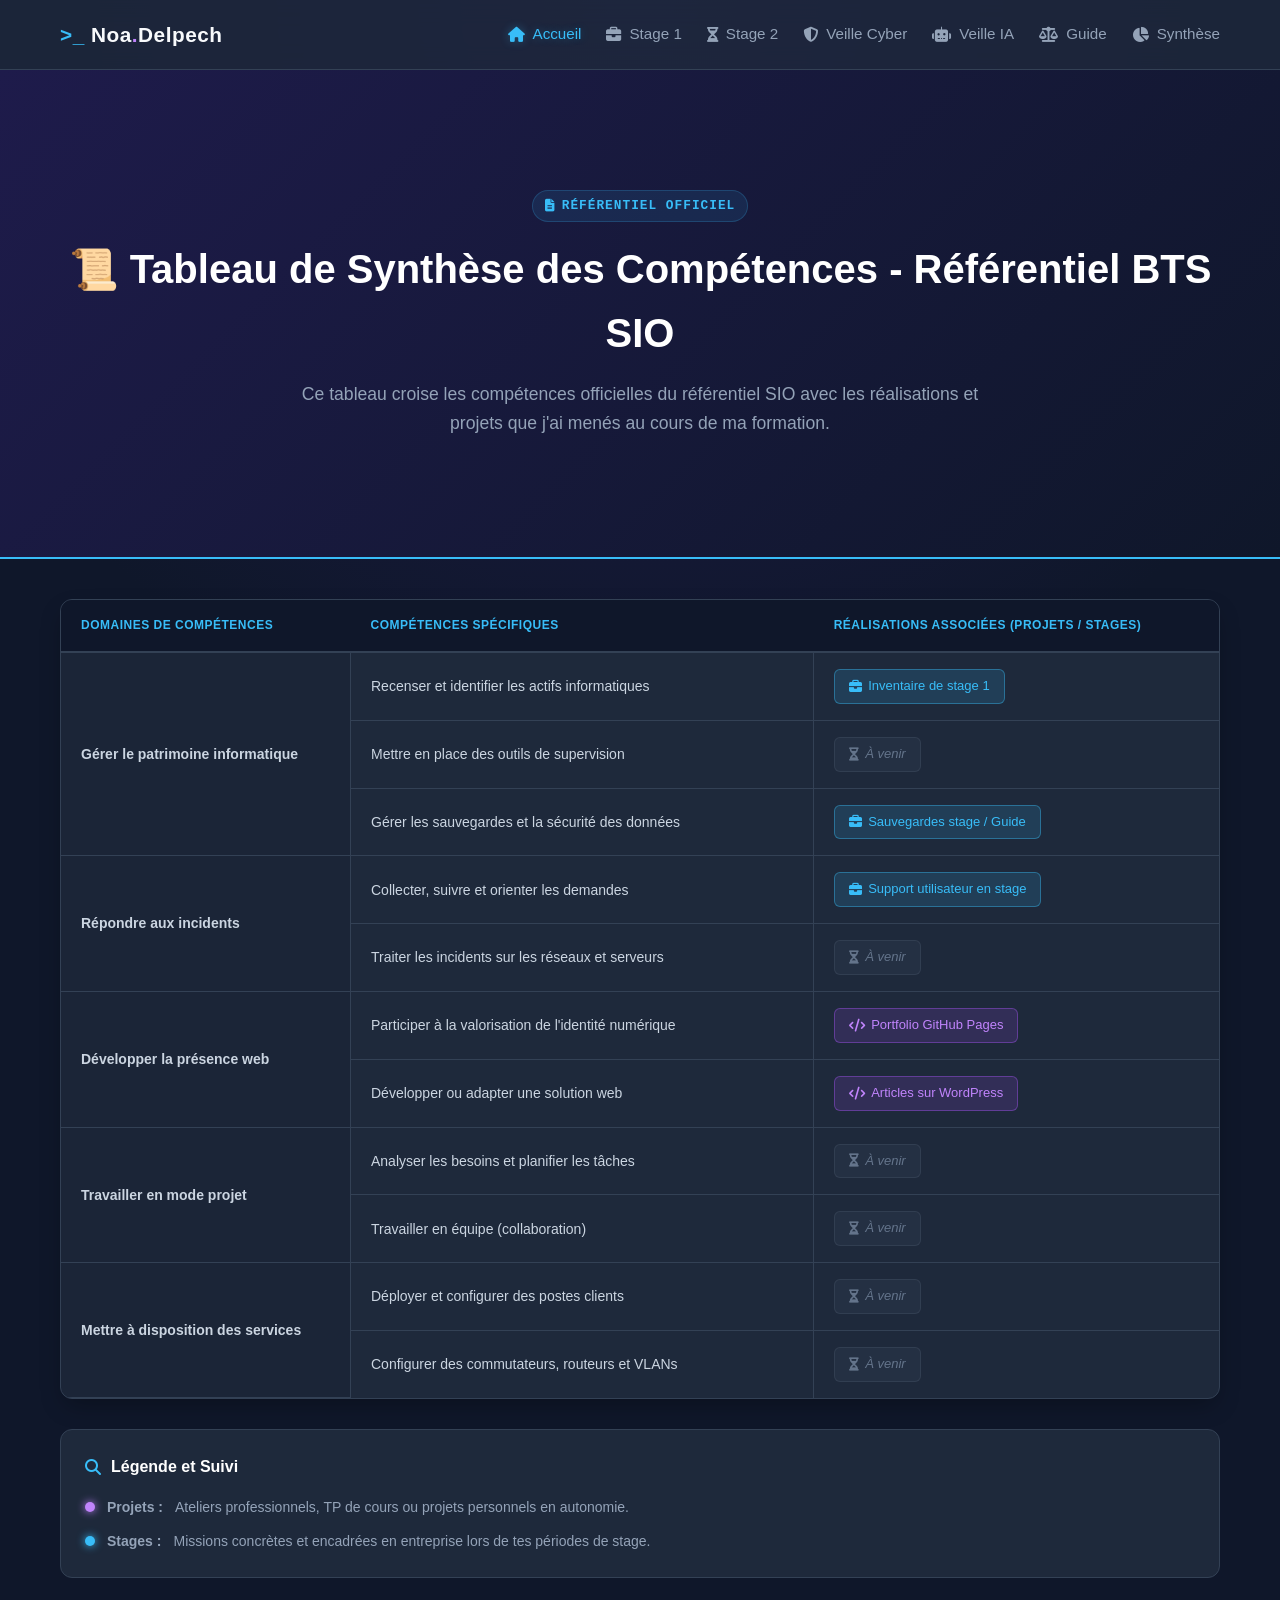
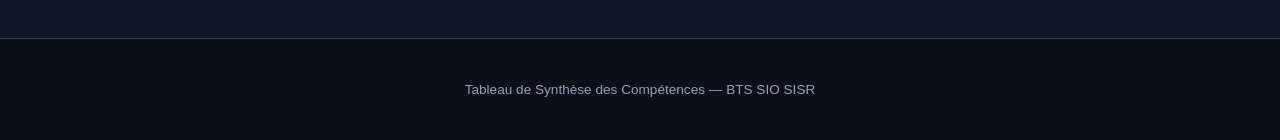
<file: tableau-de-synthese.html>
<!DOCTYPE html>
<html lang="fr">
<head>
    <meta charset="UTF-8">
    <meta name="viewport" content="width=device-width, initial-scale=1.0">
    <title>Tableau de Synthèse — BTS SIO</title>
    <link rel="stylesheet" href="style.css">
    <link rel="stylesheet" href="https://cdnjs.cloudflare.com/ajax/libs/font-awesome/6.4.0/css/all.min.css">
    <style>
        /* Style Premium pour le Tableau de Synthèse */
        .skills-container {
            margin: 30px 0;
            background: #1e293b;
            border-radius: 12px;
            overflow-x: auto; /* Permet le scroll sur mobile sans casser le design */
            border: 1px solid #334155;
            box-shadow: 0 10px 25px -5px rgba(0, 0, 0, 0.3);
        }

        .skills-table {
            width: 100%;
            border-collapse: collapse;
            text-align: left;
            font-size: 14px;
            min-width: 700px; /* Évite l'écrasement des colonnes */
        }

        .skills-table th {
            background-color: #0f172a;
            color: #38bdf8; /* Bleu néon */
            padding: 16px 20px;
            font-weight: 700;
            text-transform: uppercase;
            font-size: 12px;
            letter-spacing: 0.5px;
            border-bottom: 2px solid #334155;
        }

        .skills-table td {
            padding: 16px 20px;
            vertical-align: middle;
            border-bottom: 1px solid #334155;
            border-right: 1px solid #334155; /* Délimitation propre avec le rowspan */
            color: #cbd5e1;
        }

        .skills-table td:last-child {
            border-right: none;
        }

        .skills-table tr:last-child td {
            border-bottom: none;
        }

        .skills-table tr:hover {
            background-color: rgba(56, 189, 248, 0.02);
        }

        /* Domaines de compétences mis en valeur */
        .domain-text {
            font-weight: 700;
            color: #ffffff;
            font-size: 14px;
            background-color: rgba(15, 23, 42, 0.2); /* Léger détachement du fond */
        }

        /* Système de Badges Dynamiques et Colorés */
        .badge-projet, .badge-stage, .badge-empty {
            padding: 6px 14px;
            border-radius: 6px;
            font-size: 13px;
            font-weight: 500;
            display: inline-flex;
            align-items: center;
            gap: 6px;
        }

        .badge-projet {
            background: rgba(168, 85, 247, 0.15);
            color: #c084fc; /* Violet néon */
            border: 1px solid rgba(168, 85, 247, 0.4);
        }

        .badge-stage {
            background: rgba(56, 189, 248, 0.15);
            color: #38bdf8; /* Bleu néon */
            border: 1px solid rgba(56, 189, 248, 0.4);
        }

        .badge-empty {
            background: rgba(100, 116, 139, 0.1);
            color: #64748b;
            border: 1px solid rgba(100, 116, 139, 0.2);
            font-style: italic;
        }

        /* Section Légende */
        .legend-card {
            background: #1e293b;
            border: 1px solid #334155;
            border-radius: 12px;
            padding: 24px;
            margin-top: 30px;
        }

        .legend-card h3 {
            color: #ffffff;
            margin-top: 0;
            margin-bottom: 16px;
            font-size: 16px;
            display: flex;
            align-items: center;
            gap: 10px;
        }

        .legend-card h3 i {
            color: #38bdf8;
        }

        .legend-list {
            list-style: none;
            padding: 0;
            margin: 0;
        }

        .legend-list li {
            margin-bottom: 12px;
            font-size: 14px;
            color: #94a3b8;
            display: flex;
            align-items: center;
            gap: 12px;
        }

        .legend-list li:last-child {
            margin-bottom: 0;
        }

        .dot-projet {
            width: 10px;
            height: 10px;
            background-color: #c084fc;
            border-radius: 50%;
            display: inline-block;
            box-shadow: 0 0 8px #c084fc;
        }

        .dot-stage {
            width: 10px;
            height: 10px;
            background-color: #38bdf8;
            border-radius: 50%;
            display: inline-block;
            box-shadow: 0 0 8px #38bdf8;
        }
    </style>
</head>
<body>

    <nav class="navbar">
        <div class="nav-container">
            <a href="index.html" class="nav-logo">
                <span class="logo-icon">&gt;_</span> Noa<span class="logo-dot">.</span>Delpech
            </a>
            <ul class="nav-menu">
                <li><a href="index.html" class="active"><i class="fa-solid fa-house"></i> Accueil</a></li>
                <li><a href="stage-1.html"><i class="fa-solid fa-briefcase"></i> Stage 1</a></li>
                <li><a href="stage-2.html"><i class="fa-solid fa-hourglass-half"></i> Stage 2</a></li>
                <li><a href="veille-cybersecurite.html"><i class="fa-solid fa-shield-halved"></i> Veille Cyber</a></li>
                <li><a href="veille-ia.html"><i class="fa-solid fa-robot"></i> Veille IA</a></li>
                <li><a href="guide-bonne-conduite.html"><i class="fa-solid fa-scale-balanced"></i> Guide</a></li>
                <li><a href="tableau-de-synthese.html"><i class="fa-solid fa-chart-pie"></i> Synthèse</a></li>
            </ul>
        </div>
    </nav>

    <header class="cyber-header-hub stage-theme">
        <div class="hub-overlay">
            <span class="badge-status-cyber"><i class="fa-solid fa-file-lines"></i> RÉFÉRENTIEL OFFICIEL</span>
            <h1>📜 Tableau de Synthèse des Compétences - Référentiel BTS SIO</h1>
            <p>Ce tableau croise les compétences officielles du référentiel SIO avec les réalisations et projets que j'ai menés au cours de ma formation.</p>
        </div>
    </header>

    <main class="dashboard-container">

        <div class="skills-container">
            <table class="skills-table">
                <thead>
                    <tr>
                        <th style="width: 25%;">Domaines de compétences</th>
                        <th style="width: 40%;">Compétences spécifiques</th>
                        <th style="width: 35%;">Réalisations associées (Projets / Stages)</th>
                    </tr>
                </thead>
                <tbody>
                    <tr>
                        <td class="domain-text" rowspan="3">Gérer le patrimoine informatique</td>
                        <td>Recenser et identifier les actifs informatiques</td>
                        <td><span class="badge-stage"><i class="fa-solid fa-briefcase"></i> Inventaire de stage 1</span></td>
                    </tr>
                    <tr>
                        <td>Mettre en place des outils de supervision</td>
                        <td><span class="badge-empty"><i class="fa-solid fa-hourglass-half"></i> À venir</span></td>
                    </tr>
                    <tr>
                        <td>Gérer les sauvegardes et la sécurité des données</td>
                        <td><span class="badge-stage"><i class="fa-solid fa-briefcase"></i> Sauvegardes stage / Guide</span></td>
                    </tr>

                    <tr>
                        <td class="domain-text" rowspan="2">Répondre aux incidents</td>
                        <td>Collecter, suivre et orienter les demandes</td>
                        <td><span class="badge-stage"><i class="fa-solid fa-briefcase"></i> Support utilisateur en stage</span></td>
                    </tr>
                    <tr>
                        <td>Traiter les incidents sur les réseaux et serveurs</td>
                        <td><span class="badge-empty"><i class="fa-solid fa-hourglass-half"></i> À venir</span></td>
                    </tr>

                    <tr>
                        <td class="domain-text" rowspan="2">Développer la présence web</td>
                        <td>Participer à la valorisation de l'identité numérique</td>
                        <td><span class="badge-projet"><i class="fa-solid fa-code"></i> Portfolio GitHub Pages</span></td>
                    </tr>
                    <tr>
                        <td>Développer ou adapter une solution web</td>
                        <td><span class="badge-projet"><i class="fa-solid fa-code"></i> Articles sur WordPress</span></td>
                    </tr>

                    <tr>
                        <td class="domain-text" rowspan="2">Travailler en mode projet</td>
                        <td>Analyser les besoins et planifier les tâches</td>
                        <td><span class="badge-empty"><i class="fa-solid fa-hourglass-half"></i> À venir</span></td>
                    </tr>
                    <tr>
                        <td>Travailler en équipe (collaboration)</td>
                        <td><span class="badge-empty"><i class="fa-solid fa-hourglass-half"></i> À venir</span></td>
                    </tr>

                    <tr>
                        <td class="domain-text" rowspan="2">Mettre à disposition des services</td>
                        <td>Déployer et configurer des postes clients</td>
                        <td><span class="badge-empty"><i class="fa-solid fa-hourglass-half"></i> À venir</span></td>
                    </tr>
                    <tr>
                        <td>Configurer des commutateurs, routeurs et VLANs</td>
                        <td><span class="badge-empty"><i class="fa-solid fa-hourglass-half"></i> À venir</span></td>
                    </tr>
                </tbody>
            </table>
        </div>

        <div class="legend-card">
            <h3><i class="fa-solid fa-magnifying-glass"></i> Légende et Suivi</h3>
            <ul class="legend-list">
                <li><span class="dot-projet"></span> <strong>Projets :</strong> Ateliers professionnels, TP de cours ou projets personnels en autonomie.</li>
                <li><span class="dot-stage"></span> <strong>Stages :</strong> Missions concrètes et encadrées en entreprise lors de tes périodes de stage.</li>
            </ul>
        </div>

    </main>

    <footer class="cyber-footer">
        <p>Tableau de Synthèse des Compétences — BTS SIO SISR</p>
    </footer>

</body>
</html>
</file>
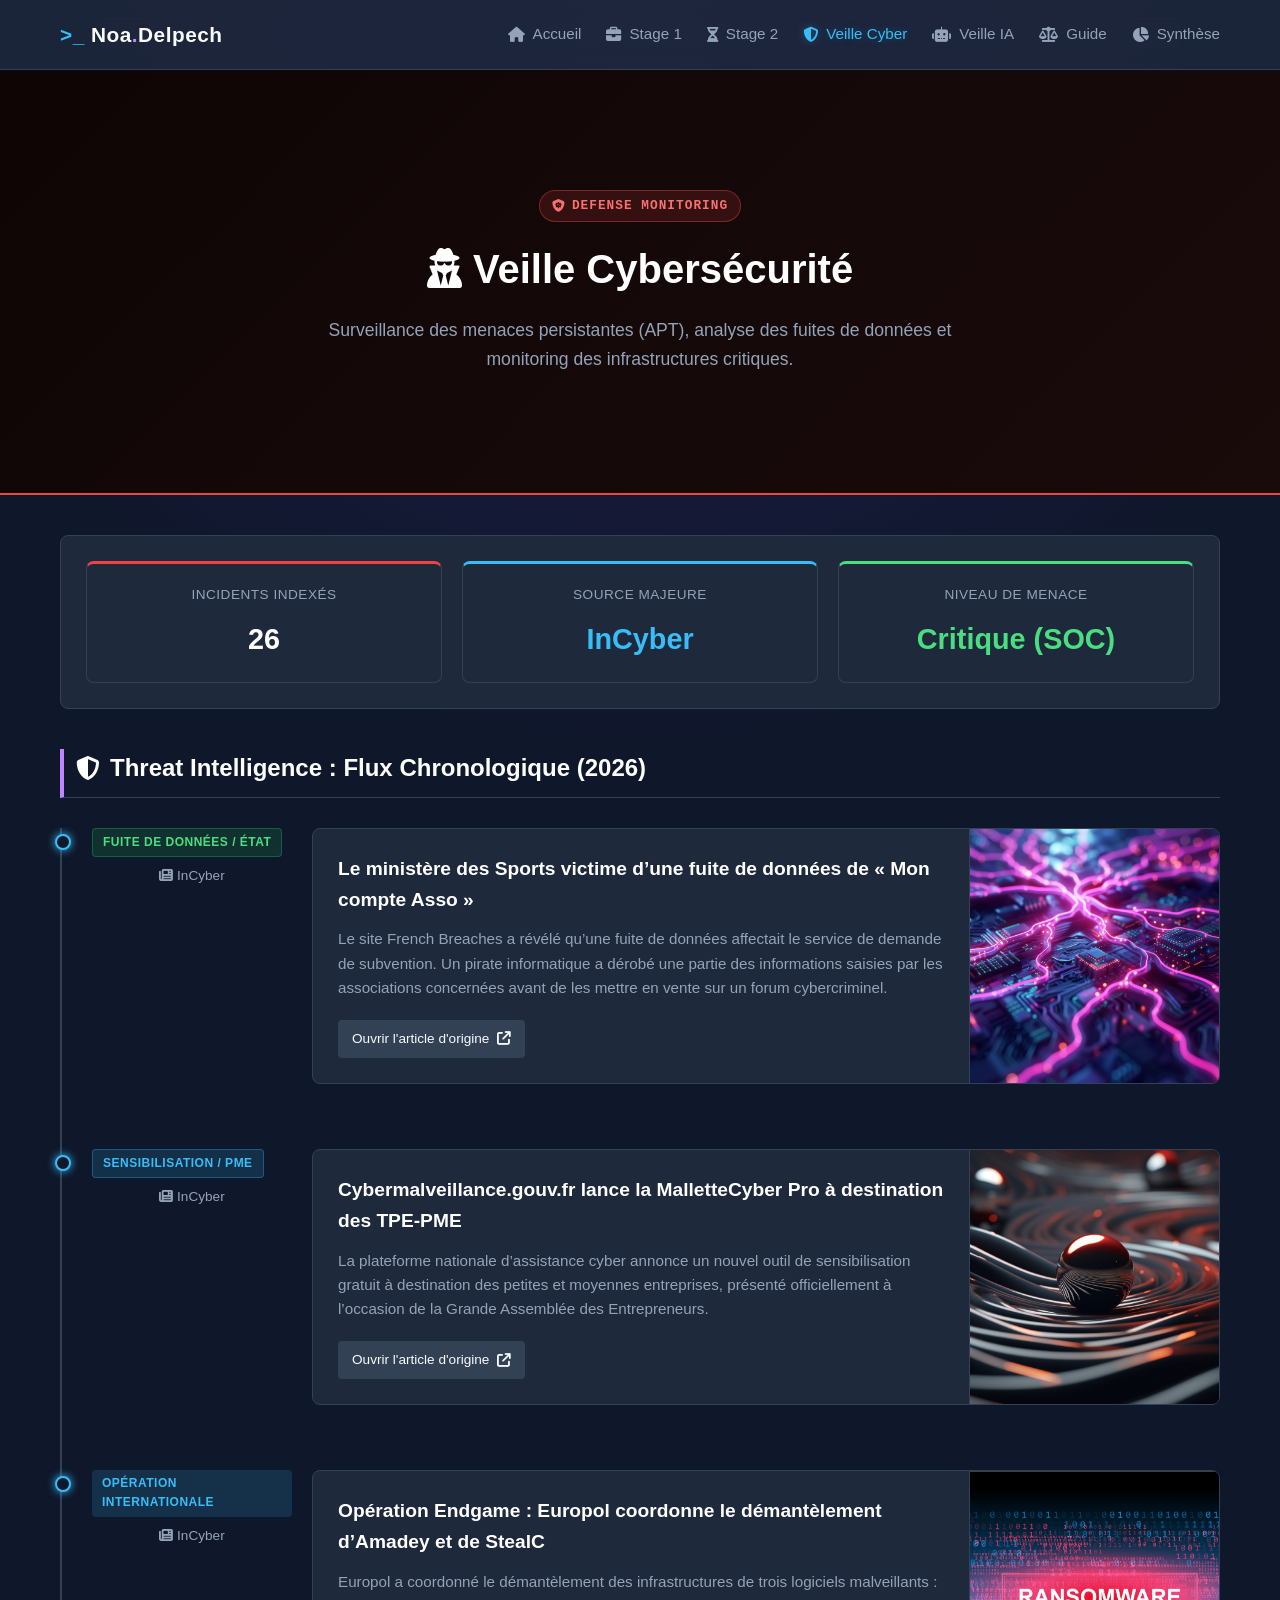
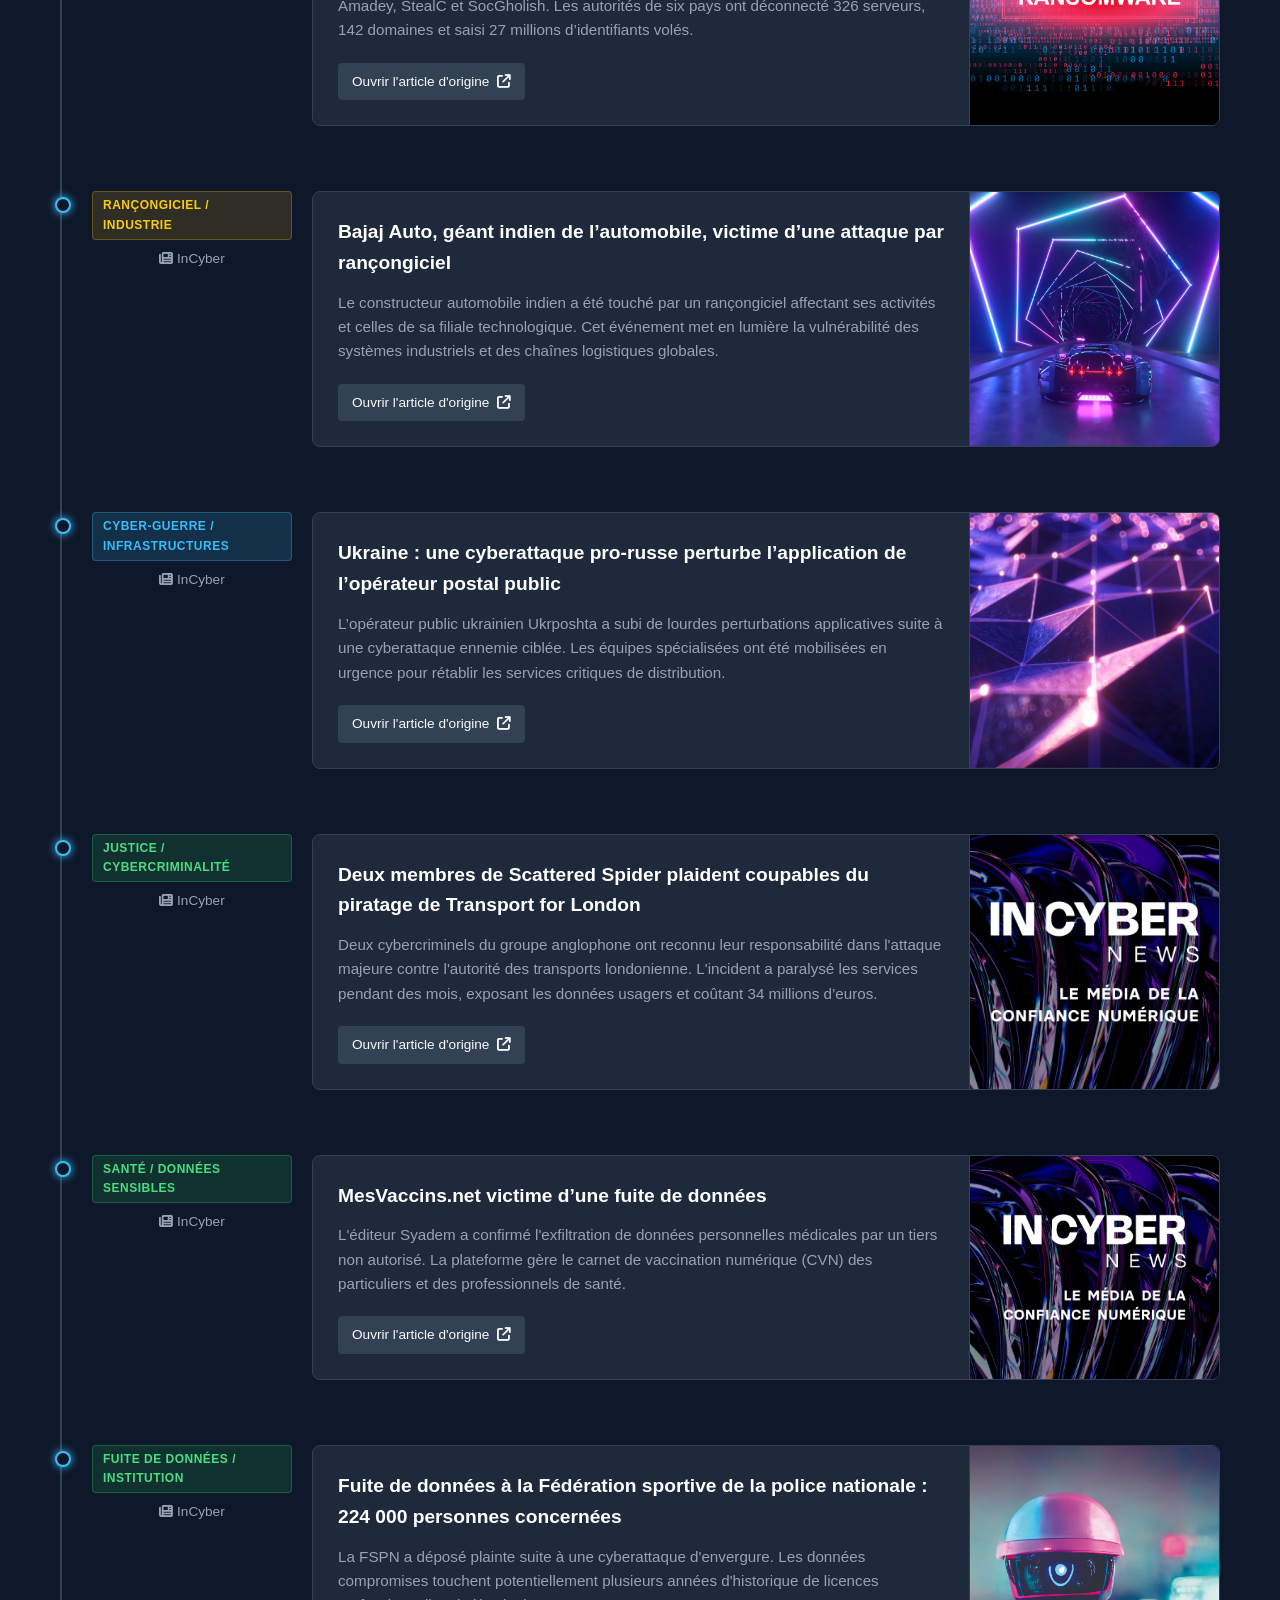
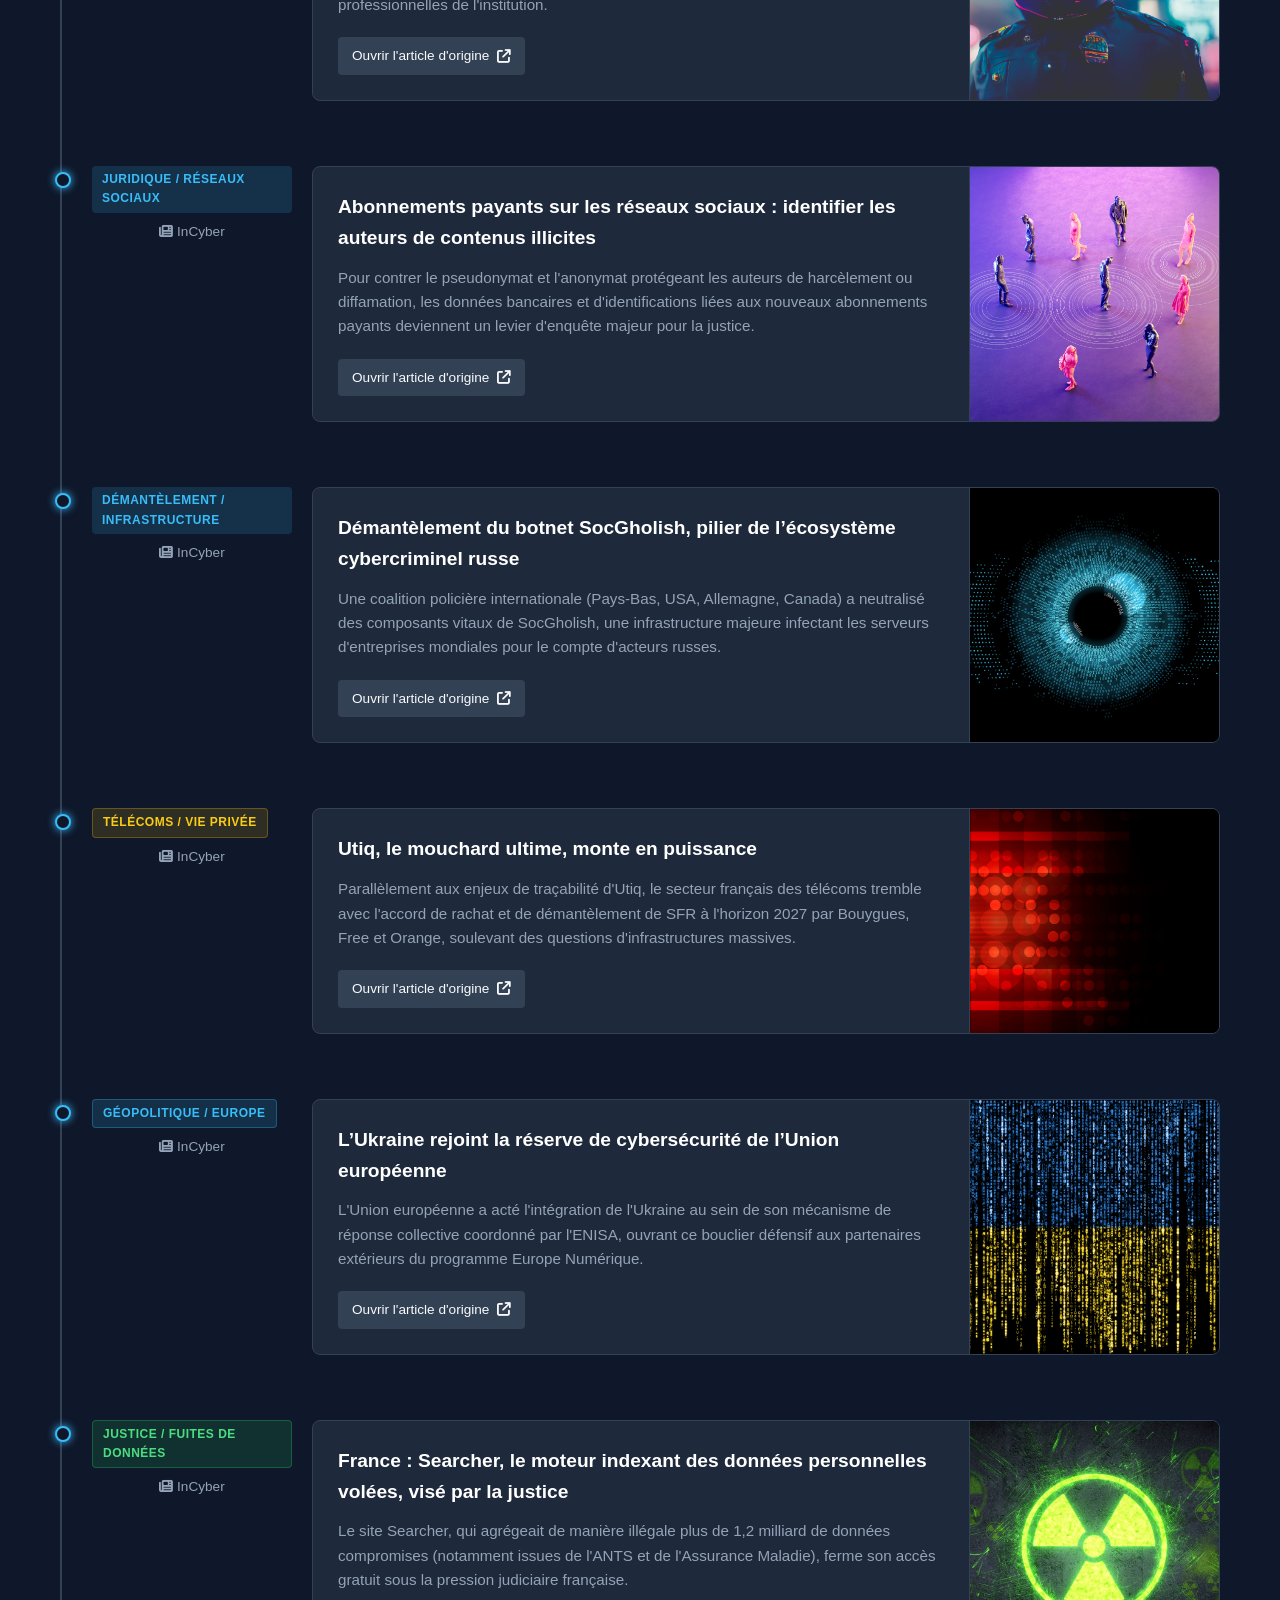
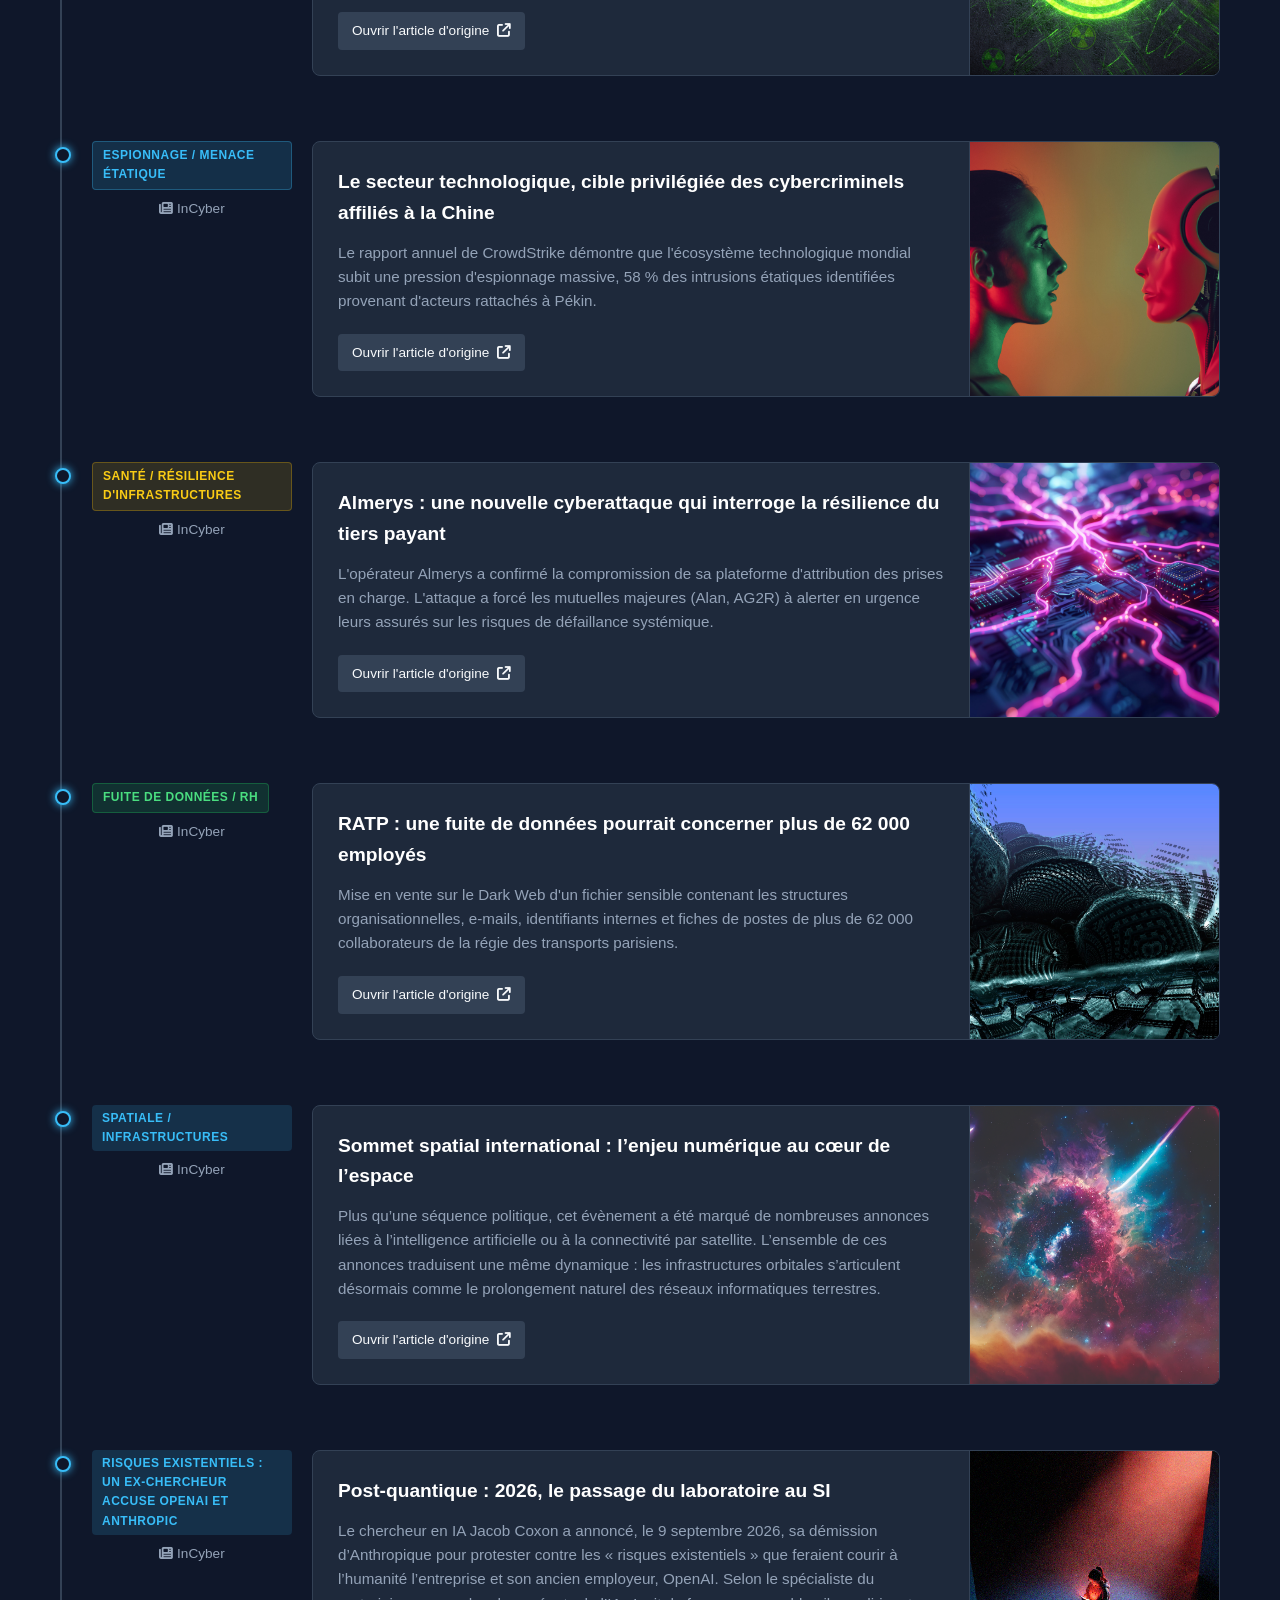
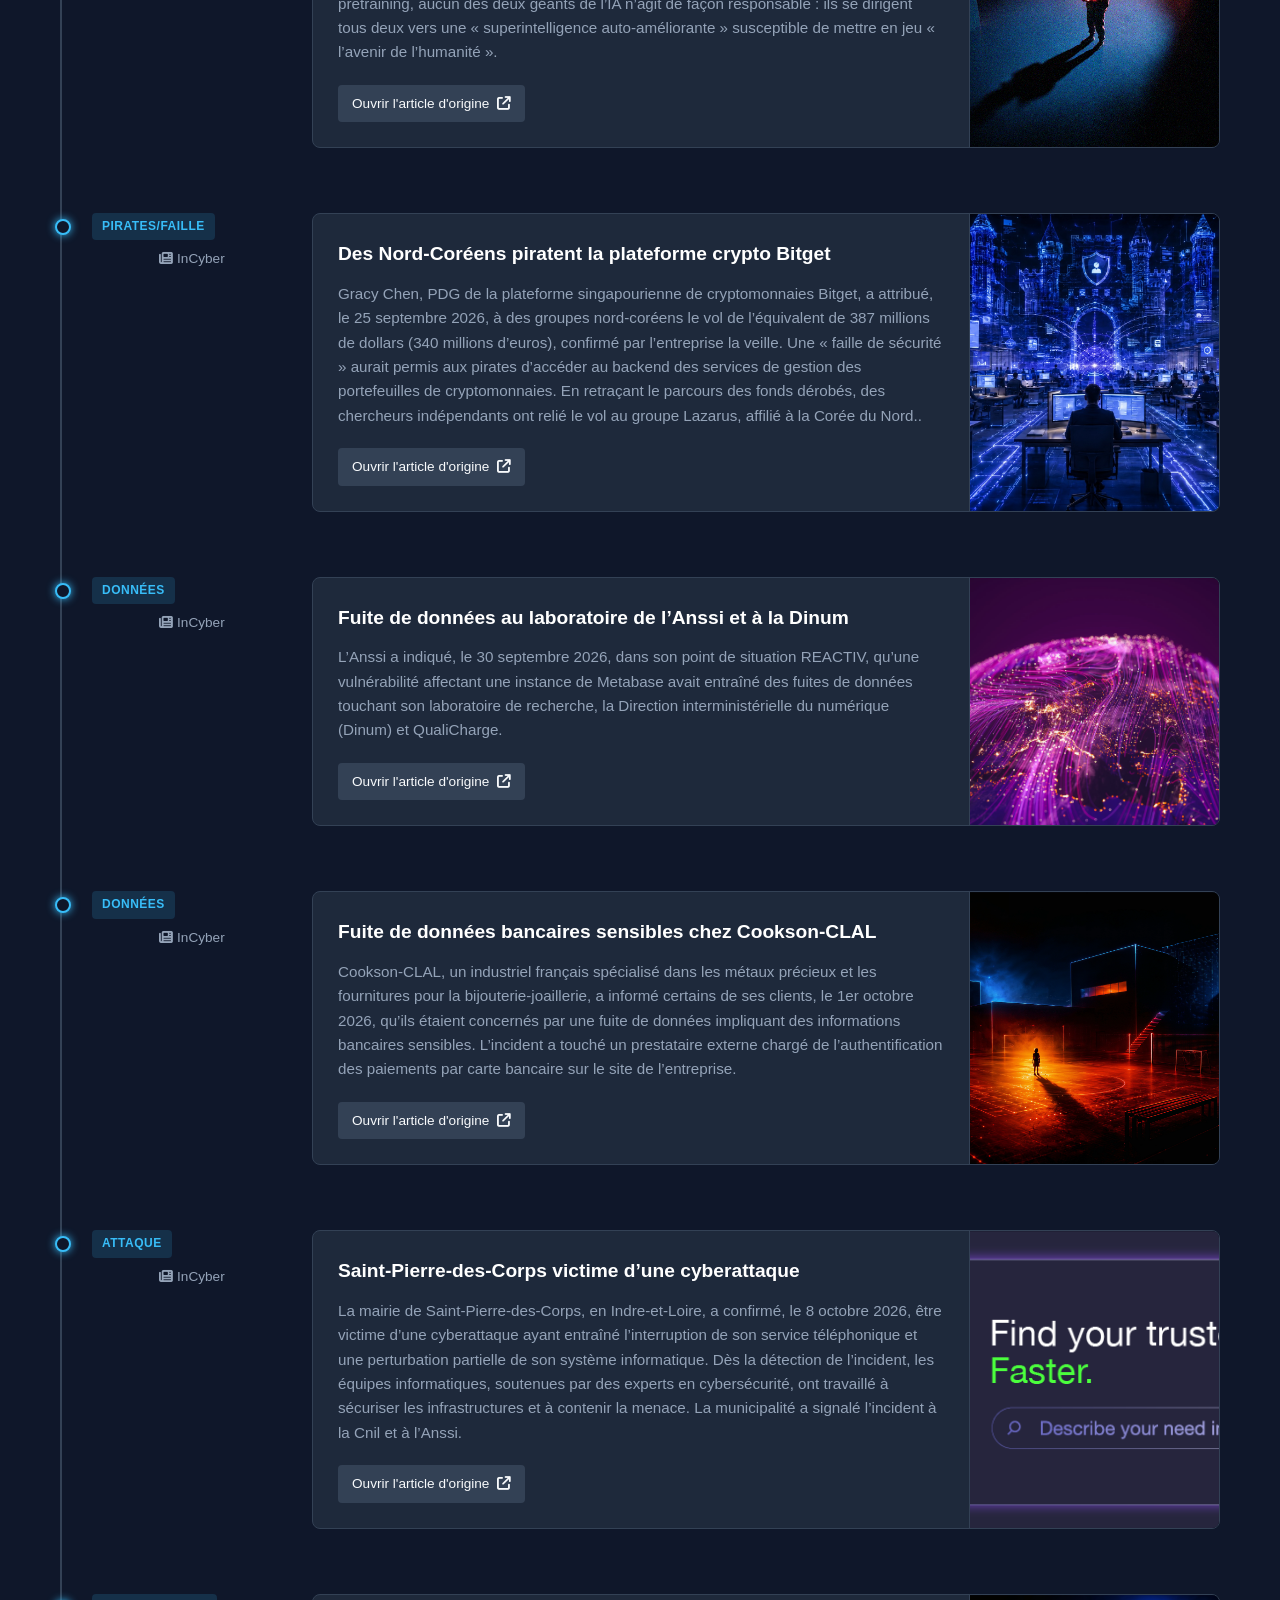
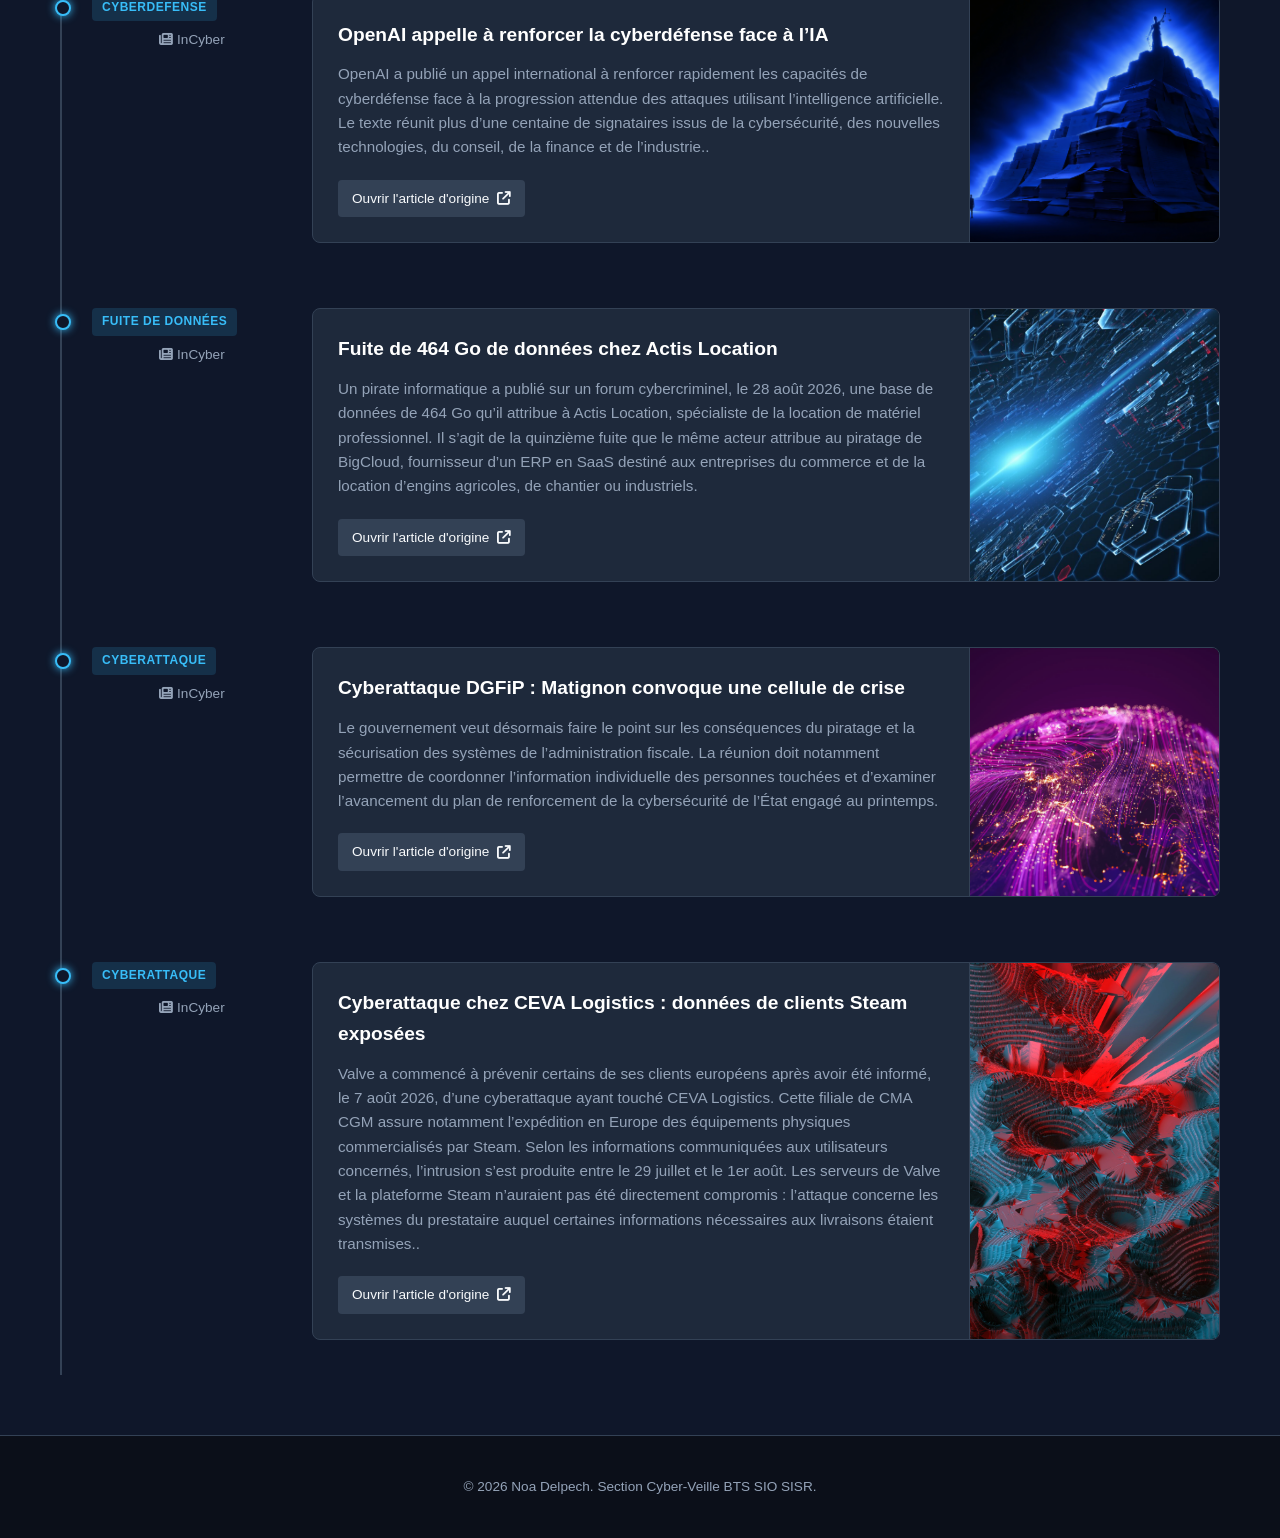
<file: veille-cybersecurite.html>
<!DOCTYPE html>
<html lang="fr">
<head>
    <meta charset="UTF-8">
    <meta name="viewport" content="width=device-width, initial-scale=1.0">
    <title>Veille Cybersécurité — Noa DELPECH</title>
    <link rel="stylesheet" href="style.css">
    <link rel="stylesheet" href="https://cdnjs.cloudflare.com/ajax/libs/font-awesome/6.4.0/css/all.min.css">
</head>
<body>

    <nav class="navbar">
        <div class="nav-container">
            <a href="index.html" class="nav-logo">
                <span class="logo-icon">&gt;_</span> Noa<span class="logo-dot">.</span>Delpech
            </a>
            <ul class="nav-menu">
                <li><a href="index.html"><i class="fa-solid fa-house"></i> Accueil</a></li>
                <li><a href="stage-1.html"><i class="fa-solid fa-briefcase"></i> Stage 1</a></li>
                <li><a href="stage-2.html"><i class="fa-solid fa-hourglass-half"></i> Stage 2</a></li>
                <li><a href="veille-cybersecurite.html" class="active"><i class="fa-solid fa-shield-halved"></i> Veille Cyber</a></li>
                <li><a href="veille-ia.html"><i class="fa-solid fa-robot"></i> Veille IA</a></li>
                <li><a href="guide-bonne-conduite.html"><i class="fa-solid fa-scale-balanced"></i> Guide</a></li>
                <li><a href="tableau-de-synthese.html"><i class="fa-solid fa-chart-pie"></i> Synthèse</a></li>
            </ul>
        </div>
    </nav>

    <header class="cyber-header-hub cyber-alert-theme">
        <div class="hub-overlay">
            <span class="badge-status-cyber alert-pulse"><i class="fa-solid fa-shield-virus"></i> DEFENSE MONITORING</span>
            <h1><i class="fa-solid fa-user-secret"></i> Veille Cybersécurité</h1>
            <p>Surveillance des menaces persistantes (APT), analyse des fuites de données et monitoring des infrastructures critiques.</p>
        </div>
    </header>

    <main class="dashboard-container">

        <section class="stats-panel-grid">
            <div class="stat-card border-red">
                <span class="stat-title">Incidents Indexés</span>
                <span class="stat-value">26</span>
            </div>
            <div class="stat-card border-blue">
                <span class="stat-title">Source Majeure</span>
                <span class="stat-value text-blue">InCyber</span>
            </div>
            <div class="stat-card border-green">
                <span class="stat-title">Niveau de Menace</span>
                <span class="stat-value text-green">Critique (SOC)</span>
            </div>
        </section>

        <h2 class="hub-title"><i class="fa-solid fa-shield-halved"></i> Threat Intelligence : Flux Chronologique (2026)</h2>

        <div class="timeline-feed">

            <div class="timeline-item">
                <div class="timeline-meta">
                    <span class="axis-tag tag-law">Fuite de Données / État</span>
                    <span class="source-text"><i class="fa-solid fa-newspaper"></i> InCyber</span>
                </div>
                <div class="timeline-card">
                    <div class="card-split">
                        <div class="card-content">
                            <h3>Le ministère des Sports victime d’une fuite de données de « Mon compte Asso »</h3>
                            <p class="summary-text">Le site French Breaches a révélé qu’une fuite de données affectait le service de demande de subvention. Un pirate informatique a dérobé une partie des informations saisies par les associations concernées avant de les mettre en vente sur un forum cybercriminel.</p>
                            <a href="https://incyber.org/article/ministere-sports-victime-fuite-donnees-mon-compte-asso/" target="_blank" class="source-link-btn">Ouvrir l'article d'origine <i class="fa-solid fa-external-link"></i></a>
                        </div>
                        <div class="card-img-zone">
                            <img src="images/Article1-cyber.jpeg" alt="Illustration Article 1">
                        </div>
                    </div>
                </div>
            </div>

            <div class="timeline-item">
                <div class="timeline-meta">
                    <span class="axis-tag tag-gov">Sensibilisation / PME</span>
                    <span class="source-text"><i class="fa-solid fa-newspaper"></i> InCyber</span>
                </div>
                <div class="timeline-card">
                    <div class="card-split">
                        <div class="card-content">
                            <h3>Cybermalveillance.gouv.fr lance la MalletteCyber Pro à destination des TPE-PME</h3>
                            <p class="summary-text">La plateforme nationale d’assistance cyber annonce un nouvel outil de sensibilisation gratuit à destination des petites et moyennes entreprises, présenté officiellement à l’occasion de la Grande Assemblée des Entrepreneurs.</p>
                            <a href="https://incyber.org/article/cybermalveillance-gouv-fr-lance-la-mallettecyber-pro-a-destination-des-tpe-pme/" target="_blank" class="source-link-btn">Ouvrir l'article d'origine <i class="fa-solid fa-external-link"></i></a>
                        </div>
                        <div class="card-img-zone">
                            <img src="images/Article2-cyber.jpeg" alt="Illustration Article 2">
                        </div>
                    </div>
                </div>
            </div>

            <div class="timeline-item">
                <div class="timeline-meta">
                    <span class="axis-tag tag-tech">Opération Internationale</span>
                    <span class="source-text"><i class="fa-solid fa-newspaper"></i> InCyber</span>
                </div>
                <div class="timeline-card">
                    <div class="card-split">
                        <div class="card-content">
                            <h3>Opération Endgame : Europol coordonne le démantèlement d’Amadey et de StealC</h3>
                            <p class="summary-text">Europol a coordonné le démantèlement des infrastructures de trois logiciels malveillants : Amadey, StealC et SocGholish. Les autorités de six pays ont déconnecté 326 serveurs, 142 domaines et saisi 27 millions d’identifiants volés.</p>
                            <a href="https://incyber.org/article/operation-endgame-europol-coordonne-demantelement-amadey-stealc/" target="_blank" class="source-link-btn">Ouvrir l'article d'origine <i class="fa-solid fa-external-link"></i></a>
                        </div>
                        <div class="card-img-zone">
                            <img src="images/Article3-cyber.jpg" alt="Illustration Article 3">
                        </div>
                    </div>
                </div>
            </div>

            <div class="timeline-item">
                <div class="timeline-meta">
                    <span class="axis-tag tag-eco">Rançongiciel / Industrie</span>
                    <span class="source-text"><i class="fa-solid fa-newspaper"></i> InCyber</span>
                </div>
                <div class="timeline-card">
                    <div class="card-split">
                        <div class="card-content">
                            <h3>Bajaj Auto, géant indien de l’automobile, victime d’une attaque par rançongiciel</h3>
                            <p class="summary-text">Le constructeur automobile indien a été touché par un rançongiciel affectant ses activités et celles de sa filiale technologique. Cet événement met en lumière la vulnérabilité des systèmes industriels et des chaînes logistiques globales.</p>
                            <a href="https://incyber.org/article/bajaj-auto-geant-indien-automobile-victime-attaque-par-rancongiciel/" target="_blank" class="source-link-btn">Ouvrir l'article d'origine <i class="fa-solid fa-external-link"></i></a>
                        </div>
                        <div class="card-img-zone">
                            <img src="images/Article4-cyber.jpg" alt="Illustration Article 4">
                        </div>
                    </div>
                </div>
            </div>

            <div class="timeline-item">
                <div class="timeline-meta">
                    <span class="axis-tag tag-gov">Cyber-Guerre / Infrastructures</span>
                    <span class="source-text"><i class="fa-solid fa-newspaper"></i> InCyber</span>
                </div>
                <div class="timeline-card">
                    <div class="card-split">
                        <div class="card-content">
                            <h3>Ukraine : une cyberattaque pro-russe perturbe l’application de l’opérateur postal public</h3>
                            <p class="summary-text">L’opérateur public ukrainien Ukrposhta a subi de lourdes perturbations applicatives suite à une cyberattaque ennemie ciblée. Les équipes spécialisées ont été mobilisées en urgence pour rétablir les services critiques de distribution.</p>
                            <a href="https://incyber.org/article/ukraine-cyberattaque-pro-russe-perturbe-application-operateur-postal-public/" target="_blank" class="source-link-btn">Ouvrir l'article d'origine <i class="fa-solid fa-external-link"></i></a>
                        </div>
                        <div class="card-img-zone">
                            <img src="images/Article5-cyber.jpg" alt="Illustration Article 5">
                        </div>
                    </div>
                </div>
            </div>

            <div class="timeline-item">
                <div class="timeline-meta">
                    <span class="axis-tag tag-law">Justice / Cybercriminalité</span>
                    <span class="source-text"><i class="fa-solid fa-newspaper"></i> InCyber</span>
                </div>
                <div class="timeline-card">
                    <div class="card-split">
                        <div class="card-content">
                            <h3>Deux membres de Scattered Spider plaident coupables du piratage de Transport for London</h3>
                            <p class="summary-text">Deux cybercriminels du groupe anglophone ont reconnu leur responsabilité dans l'attaque majeure contre l'autorité des transports londonienne. L'incident a paralysé les services pendant des mois, exposant les données usagers et coûtant 34 millions d’euros.</p>
                            <a href="https://incyber.org/article/deux-membres-scattered-spider-plaident-coupables-piratage-transport-for-london/" target="_blank" class="source-link-btn">Ouvrir l'article d'origine <i class="fa-solid fa-external-link"></i></a>
                        </div>
                        <div class="card-img-zone">
                            <img src="images/Article6-cyber.webp" alt="Illustration Article 6">
                        </div>
                    </div>
                </div>
            </div>

            <div class="timeline-item">
                <div class="timeline-meta">
                    <span class="axis-tag tag-law">Santé / Données Sensibles</span>
                    <span class="source-text"><i class="fa-solid fa-newspaper"></i> InCyber</span>
                </div>
                <div class="timeline-card">
                    <div class="card-split">
                        <div class="card-content">
                            <h3>MesVaccins.net victime d’une fuite de données</h3>
                            <p class="summary-text">L'éditeur Syadem a confirmé l'exfiltration de données personnelles médicales par un tiers non autorisé. La plateforme gère le carnet de vaccination numérique (CVN) des particuliers et des professionnels de santé.</p>
                            <a href="https://incyber.org/article/mesvaccins-net-victime-fuite-donnees/" target="_blank" class="source-link-btn">Ouvrir l'article d'origine <i class="fa-solid fa-external-link"></i></a>
                        </div>
                        <div class="card-img-zone">
                            <img src="images/Article7-cyber.webp" alt="Illustration Article 7">
                        </div>
                    </div>
                </div>
            </div>

            <div class="timeline-item">
                <div class="timeline-meta">
                    <span class="axis-tag tag-law">Fuite de Données / Institution</span>
                    <span class="source-text"><i class="fa-solid fa-newspaper"></i> InCyber</span>
                </div>
                <div class="timeline-card">
                    <div class="card-split">
                        <div class="card-content">
                            <h3>Fuite de données à la Fédération sportive de la police nationale : 224 000 personnes concernées</h3>
                            <p class="summary-text">La FSPN a déposé plainte suite à une cyberattaque d'envergure. Les données compromises touchent potentiellement plusieurs années d'historique de licences professionnelles de l'institution.</p>
                            <a href="https://incyber.org/article/fuite-donnees-federation-sportive-de-la-police-nationale-224-000-personnes-concernees/" target="_blank" class="source-link-btn">Ouvrir l'article d'origine <i class="fa-solid fa-external-link"></i></a>
                        </div>
                        <div class="card-img-zone">
                            <img src="images/Article8-cyber.jpg" alt="Illustration Article 8">
                        </div>
                    </div>
                </div>
            </div>

            <div class="timeline-item">
                <div class="timeline-meta">
                    <span class="axis-tag tag-tech">Juridique / Réseaux Sociaux</span>
                    <span class="source-text"><i class="fa-solid fa-newspaper"></i> InCyber</span>
                </div>
                <div class="timeline-card">
                    <div class="card-split">
                        <div class="card-content">
                            <h3>Abonnements payants sur les réseaux sociaux : identifier les auteurs de contenus illicites</h3>
                            <p class="summary-text">Pour contrer le pseudonymat et l'anonymat protégeant les auteurs de harcèlement ou diffamation, les données bancaires et d'identifications liées aux nouveaux abonnements payants deviennent un levier d'enquête majeur pour la justice.</p>
                            <a href="https://incyber.org/article/abonnements-payants-sur-les-reseaux-sociaux-une-nouvelle-arme-pour-identifier-les-auteurs-de-contenus-illicites/" target="_blank" class="source-link-btn">Ouvrir l'article d'origine <i class="fa-solid fa-external-link"></i></a>
                        </div>
                        <div class="card-img-zone">
                            <img src="images/Article9-cyber.jpg" alt="Illustration Article 9">
                        </div>
                    </div>
                </div>
            </div>

            <div class="timeline-item">
                <div class="timeline-meta">
                    <span class="axis-tag tag-tech">Démantèlement / Infrastructure</span>
                    <span class="source-text"><i class="fa-solid fa-newspaper"></i> InCyber</span>
                </div>
                <div class="timeline-card">
                    <div class="card-split">
                        <div class="card-content">
                            <h3>Démantèlement du botnet SocGholish, pilier de l’écosystème cybercriminel russe</h3>
                            <p class="summary-text">Une coalition policière internationale (Pays-Bas, USA, Allemagne, Canada) a neutralisé des composants vitaux de SocGholish, une infrastructure majeure infectant les serveurs d'entreprises mondiales pour le compte d'acteurs russes.</p>
                            <a href="https://incyber.org/article/demantelement-botnet-socgholish-pilier-ecosysteme-cybercriminel-russe/" target="_blank" class="source-link-btn">Ouvrir l'article d'origine <i class="fa-solid fa-external-link"></i></a>
                        </div>
                        <div class="card-img-zone">
                            <img src="images/Article10-cyber.webp" alt="Illustration Article 10">
                        </div>
                    </div>
                </div>
            </div>

            <div class="timeline-item">
                <div class="timeline-meta">
                    <span class="axis-tag tag-eco">Télécoms / Vie Privée</span>
                    <span class="source-text"><i class="fa-solid fa-newspaper"></i> InCyber</span>
                </div>
                <div class="timeline-card">
                    <div class="card-split">
                        <div class="card-content">
                            <h3>Utiq, le mouchard ultime, monte en puissance</h3>
                            <p class="summary-text">Parallèlement aux enjeux de traçabilité d'Utiq, le secteur français des télécoms tremble avec l'accord de rachat et de démantèlement de SFR à l'horizon 2027 par Bouygues, Free et Orange, soulevant des questions d'infrastructures massives.</p>
                            <a href="https://incyber.org/article/utiq-mouchard-ultime-monte-puissance/" target="_blank" class="source-link-btn">Ouvrir l'article d'origine <i class="fa-solid fa-external-link"></i></a>
                        </div>
                        <div class="card-img-zone">
                            <img src="images/Article11-cyber.jpg" alt="Illustration Article 11">
                        </div>
                    </div>
                </div>
            </div>

            <div class="timeline-item">
                <div class="timeline-meta">
                    <span class="axis-tag tag-gov">Géopolitique / Europe</span>
                    <span class="source-text"><i class="fa-solid fa-newspaper"></i> InCyber</span>
                </div>
                <div class="timeline-card">
                    <div class="card-split">
                        <div class="card-content">
                            <h3>L’Ukraine rejoint la réserve de cybersécurité de l’Union européenne</h3>
                            <p class="summary-text">L'Union européenne a acté l'intégration de l'Ukraine au sein de son mécanisme de réponse collective coordonné par l'ENISA, ouvrant ce bouclier défensif aux partenaires extérieurs du programme Europe Numérique.</p>
                            <a href="https://incyber.org/article/lukraine-rejoint-reserve-de-cybersecurite-union-europeenne/" target="_blank" class="source-link-btn">Ouvrir l'article d'origine <i class="fa-solid fa-external-link"></i></a>
                        </div>
                        <div class="card-img-zone">
                            <img src="images/Aerticle12-cyber.jpg" alt="Illustration Article 12">
                        </div>
                    </div>
                </div>
            </div>

            <div class="timeline-item">
                <div class="timeline-meta">
                    <span class="axis-tag tag-law">Justice / Fuites de données</span>
                    <span class="source-text"><i class="fa-solid fa-newspaper"></i> InCyber</span>
                </div>
                <div class="timeline-card">
                    <div class="card-split">
                        <div class="card-content">
                            <h3>France : Searcher, le moteur indexant des données personnelles volées, visé par la justice</h3>
                            <p class="summary-text">Le site Searcher, qui agrégeait de manière illégale plus de 1,2 milliard de données compromises (notamment issues de l'ANTS et de l'Assurance Maladie), ferme son accès gratuit sous la pression judiciaire française.</p>
                            <a href="https://incyber.org/article/france-searcher-moteur-indexant-donnees-personnelles-volees-vise-par-justice/" target="_blank" class="source-link-btn">Ouvrir l'article d'origine <i class="fa-solid fa-external-link"></i></a>
                        </div>
                        <div class="card-img-zone">
                            <img src="images/Article13-cyber.jpg" alt="Illustration Article 13">
                        </div>
                    </div>
                </div>
            </div>

            <div class="timeline-item">
                <div class="timeline-meta">
                    <span class="axis-tag tag-gov">Espionnage / Menace Étatique</span>
                    <span class="source-text"><i class="fa-solid fa-newspaper"></i> InCyber</span>
                </div>
                <div class="timeline-card">
                    <div class="card-split">
                        <div class="card-content">
                            <h3>Le secteur technologique, cible privilégiée des cybercriminels affiliés à la Chine</h3>
                            <p class="summary-text">Le rapport annuel de CrowdStrike démontre que l'écosystème technologique mondial subit une pression d'espionnage massive, 58 % des intrusions étatiques identifiées provenant d'acteurs rattachés à Pékin.</p>
                            <a href="https://incyber.org/article/secteur-technologique-cible-privilegiee-cybercriminels-affilies-chine/" target="_blank" class="source-link-btn">Ouvrir l'article d'origine <i class="fa-solid fa-external-link"></i></a>
                        </div>
                        <div class="card-img-zone">
                            <img src="images/Article14-cyber.jpg" alt="Illustration Article 14">
                        </div>
                    </div>
                </div>
            </div>

            <div class="timeline-item">
                <div class="timeline-meta">
                    <span class="axis-tag tag-eco">Santé / Résilience d'Infrastructures</span>
                    <span class="source-text"><i class="fa-solid fa-newspaper"></i> InCyber</span>
                </div>
                <div class="timeline-card">
                    <div class="card-split">
                        <div class="card-content">
                            <h3>Almerys : une nouvelle cyberattaque qui interroge la résilience du tiers payant</h3>
                            <p class="summary-text">L'opérateur Almerys a confirmé la compromission de sa plateforme d'attribution des prises en charge. L'attaque a forcé les mutuelles majeures (Alan, AG2R) à alerter en urgence leurs assurés sur les risques de défaillance systémique.</p>
                            <a href="https://incyber.org/article/almerys-une-nouvelle-cyberattaque-qui-interroge-la-resilience-du-tiers-payant/" target="_blank" class="source-link-btn">Ouvrir l'article d'origine <i class="fa-solid fa-external-link"></i></a>
                        </div>
                        <div class="card-img-zone">
                            <img src="images/Article15-cyber.jpeg" alt="Illustration Article 15">
                        </div>
                    </div>
                </div>
            </div>

            <div class="timeline-item">
                <div class="timeline-meta">
                    <span class="axis-tag tag-law">Fuite de Données / RH</span>
                    <span class="source-text"><i class="fa-solid fa-newspaper"></i> InCyber</span>
                </div>
                <div class="timeline-card">
                    <div class="card-split">
                        <div class="card-content">
                            <h3>RATP : une fuite de données pourrait concerner plus de 62 000 employés</h3>
                            <p class="summary-text">Mise en vente sur le Dark Web d'un fichier sensible contenant les structures organisationnelles, e-mails, identifiants internes et fiches de postes de plus de 62 000 collaborateurs de la régie des transports parisiens.</p>
                            <a href="https://incyber.org/article/ratp-une-fuite-de-donnees-pourrait-concerner-plus-de-62-000-employes/" target="_blank" class="source-link-btn">Ouvrir l'article d'origine <i class="fa-solid fa-external-link"></i></a>
                        </div>
                        <div class="card-img-zone">
                            <img src="images/Article16-cyber.jpg" alt="Illustration Article 16">
                        </div>
                    </div>
                </div>
            </div>

            <div class="timeline-item">
                <div class="timeline-meta">
                    <span class="axis-tag tag-tech">Spatiale / Infrastructures</span>
                    <span class="source-text"><i class="fa-solid fa-newspaper"></i> InCyber</span>
                </div>
                <div class="timeline-card">
                    <div class="card-split">
                        <div class="card-content">
                            <h3>Sommet spatial international : l’enjeu numérique au cœur de l’espace</h3>
                            <p class="summary-text">Plus qu’une séquence politique, cet évènement a été marqué de nombreuses annonces liées à l’intelligence artificielle ou à la connectivité par satellite. L’ensemble de ces annonces traduisent une même dynamique : les infrastructures orbitales s’articulent désormais comme le prolongement naturel des réseaux informatiques terrestres.</p>
                            <a href="https://incyber.org/article/sommet-spatial-international-lenjeu-numerique-au-coeur-de-lespace/" target="_blank" class="source-link-btn">Ouvrir l'article d'origine <i class="fa-solid fa-external-link"></i></a>
                        </div>
                        <div class="card-img-zone">
                            <img src="images/article17.jpg" alt="Illustration Article 17">
                        </div>
                    </div>
                </div>
            </div>

            <div class="timeline-item">
                <div class="timeline-meta">
                    <span class="axis-tag tag-tech">Risques existentiels : un ex-chercheur accuse OpenAI et Anthropic</span>
                    <span class="source-text"><i class="fa-solid fa-newspaper"></i> InCyber</span>
                </div>
                <div class="timeline-card">
                    <div class="card-split">
                        <div class="card-content">
                            <h3>Post-quantique : 2026, le passage du laboratoire au SI</h3>
                            <p class="summary-text">Le chercheur en IA Jacob Coxon a annoncé, le 9 septembre 2026, sa démission d’Anthropique pour protester contre les « risques existentiels » que feraient courir à l’humanité l’entreprise et son ancien employeur, OpenAI. Selon le spécialiste du pretraining, aucun des deux géants de l’IA n’agit de façon responsable : ils se dirigent tous deux vers une « superintelligence auto-améliorante » susceptible de mettre en jeu « l’avenir de l’humanité ».</p>
                            <a href="https://incyber.org/article/risques-existentiels-ex-chercheur-accuse-openai-anthropic/" target="_blank" class="source-link-btn">Ouvrir l'article d'origine <i class="fa-solid fa-external-link"></i></a>
                        </div>
                        <div class="card-img-zone">
                            <img src="images/article18.webp" alt="Illustration Article 18">
                        </div>
                    </div>
                </div>
            </div>

           <div class="timeline-item">
                <div class="timeline-meta">
                    <span class="axis-tag tag-tech">Pirates/Faille</span>
                    <span class="source-text"><i class="fa-solid fa-newspaper"></i> InCyber</span>
                </div>
                <div class="timeline-card">
                    <div class="card-split">
                        <div class="card-content">
                            <h3>Des Nord-Coréens piratent la plateforme crypto Bitget</h3>
                            <p class="summary-text">Gracy Chen, PDG de la plateforme singapourienne de cryptomonnaies Bitget, a attribué, le 25 septembre 2026, à des groupes nord-coréens le vol de l’équivalent de 387 millions de dollars (340 millions d’euros), confirmé par l’entreprise la veille. Une « faille de sécurité » aurait permis aux pirates d’accéder au backend des services de gestion des portefeuilles de cryptomonnaies. En retraçant le parcours des fonds dérobés, des chercheurs indépendants ont relié le vol au groupe Lazarus, affilié à la Corée du Nord..</p>
                            <a href="https://incyber.org/article/nord-coreens-piratent-plateforme-crypto-bitget/" target="_blank" class="source-link-btn">Ouvrir l'article d'origine <i class="fa-solid fa-external-link"></i></a>
                        </div>
                        <div class="card-img-zone">
                            <img src="images/articlecyber-19.jpg" alt="Illustration Article 19">
                        </div>
                    </div>
                </div>
            </div> 

            <div class="timeline-item">
                <div class="timeline-meta">
                    <span class="axis-tag tag-tech">Données</span>
                    <span class="source-text"><i class="fa-solid fa-newspaper"></i> InCyber</span>
                </div>
                <div class="timeline-card">
                    <div class="card-split">
                        <div class="card-content">
                            <h3>Fuite de données au laboratoire de l’Anssi et à la Dinum</h3>
                            <p class="summary-text">L’Anssi a indiqué, le 30 septembre 2026, dans son point de situation REACTIV, qu’une vulnérabilité affectant une instance de Metabase avait entraîné des fuites de données touchant son laboratoire de recherche, la Direction interministérielle du numérique (Dinum) et QualiCharge.</p>
                            <a href="https://incyber.org/article/fuite-de-donnees-au-laboratoire-de-lanssi-et-a-la-dinum/" target="_blank" class="source-link-btn">Ouvrir l'article d'origine <i class="fa-solid fa-external-link"></i></a>
                        </div>
                        <div class="card-img-zone">
                            <img src="images/articlecyber-20.jpg" alt="Illustration Article 20">
                        </div>
                    </div>
                </div>
            </div> 

              <div class="timeline-item">
                <div class="timeline-meta">
                    <span class="axis-tag tag-tech">Données</span>
                    <span class="source-text"><i class="fa-solid fa-newspaper"></i> InCyber</span>
                </div>
                <div class="timeline-card">
                    <div class="card-split">
                        <div class="card-content">
                            <h3>Fuite de données bancaires sensibles chez Cookson-CLAL</h3>
                            <p class="summary-text">Cookson-CLAL, un industriel français spécialisé dans les métaux précieux et les fournitures pour la bijouterie-joaillerie, a informé certains de ses clients, le 1er octobre 2026, qu’ils étaient concernés par une fuite de données impliquant des informations bancaires sensibles. L’incident a touché un prestataire externe chargé de l’authentification des paiements par carte bancaire sur le site de l’entreprise.</p>
                            <a href="https://incyber.org/article/fuite-donnees-bancaires-sensibles-chez-cookson-clal/" target="_blank" class="source-link-btn">Ouvrir l'article d'origine <i class="fa-solid fa-external-link"></i></a>
                        </div>
                        <div class="card-img-zone">
                            <img src="images/articlecyber-21.webp" alt="Illustration Article 21">
                        </div>
                    </div>
                </div>
            </div>

            <div class="timeline-item">
                <div class="timeline-meta">
                    <span class="axis-tag tag-tech">Attaque</span>
                    <span class="source-text"><i class="fa-solid fa-newspaper"></i> InCyber</span>
                </div>
                <div class="timeline-card">
                    <div class="card-split">
                        <div class="card-content">
                            <h3>Saint-Pierre-des-Corps victime d’une cyberattaque</h3>
                            <p class="summary-text">La mairie de Saint-Pierre-des-Corps, en Indre-et-Loire, a confirmé, le 8 octobre 2026, être victime d’une cyberattaque ayant entraîné l’interruption de son service téléphonique et une perturbation partielle de son système informatique. Dès la détection de l’incident, les équipes informatiques, soutenues par des experts en cybersécurité, ont travaillé à sécuriser les infrastructures et à contenir la menace. La municipalité a signalé l’incident à la Cnil et à l’Anssi.</p>
                            <a href="https://incyber.org/article/saint-pierre-des-corps-victime-cyberattaque/" target="_blank" class="source-link-btn">Ouvrir l'article d'origine <i class="fa-solid fa-external-link"></i></a>
                        </div>
                        <div class="card-img-zone">
                            <img src="images/articlecyber-22.webp" alt="Illustration Article 22">
                        </div>
                    </div>
                </div>
            </div>

              <div class="timeline-item">
                <div class="timeline-meta">
                    <span class="axis-tag tag-tech">Cyberdefense</span>
                    <span class="source-text"><i class="fa-solid fa-newspaper"></i> InCyber</span>
                </div>
                <div class="timeline-card">
                    <div class="card-split">
                        <div class="card-content">
                            <h3>OpenAI appelle à renforcer la cyberdéfense face à l’IA</h3>
                            <p class="summary-text">OpenAI a publié un appel international à renforcer rapidement les capacités de cyberdéfense face à la progression attendue des attaques utilisant l’intelligence artificielle. Le texte réunit plus d’une centaine de signataires issus de la cybersécurité, des nouvelles technologies, du conseil, de la finance et de l’industrie..</p>
                            <a href="https://incyber.org/article/openai-appelle-a-renforcer-la-cyberdefense-face-a-lia/" target="_blank" class="source-link-btn">Ouvrir l'article d'origine <i class="fa-solid fa-external-link"></i></a>
                        </div>
                        <div class="card-img-zone">
                            <img src="images/articlecyber-23.webp" alt="Illustration Article 23">
                        </div>
                    </div>
                </div>
            </div>

            <div class="timeline-item">
                <div class="timeline-meta">
                    <span class="axis-tag tag-tech">Fuite de données</span>
                    <span class="source-text"><i class="fa-solid fa-newspaper"></i> InCyber</span>
                </div>
                <div class="timeline-card">
                    <div class="card-split">
                        <div class="card-content">
                            <h3>Fuite de 464 Go de données chez Actis Location</h3>
                            <p class="summary-text">Un pirate informatique a publié sur un forum cybercriminel, le 28 août 2026, une base de données de 464 Go qu’il attribue à Actis Location, spécialiste de la location de matériel professionnel. Il s’agit de la quinzième fuite que le même acteur attribue au piratage de BigCloud, fournisseur d’un ERP en SaaS destiné aux entreprises du commerce et de la location d’engins agricoles, de chantier ou industriels.</p>
                            <a href="https://incyber.org/article/fuite-464-go-donnees-chez-actis-location/" target="_blank" class="source-link-btn">Ouvrir l'article d'origine <i class="fa-solid fa-external-link"></i></a>
                        </div>
                        <div class="card-img-zone">
                            <img src="images/articlecyber-24.jpg" alt="Illustration Article 24">
                        </div>
                    </div>
                </div>
            </div> 

             <div class="timeline-item">
                <div class="timeline-meta">
                    <span class="axis-tag tag-tech">cyberattaque</span>
                    <span class="source-text"><i class="fa-solid fa-newspaper"></i> InCyber</span>
                </div>
                <div class="timeline-card">
                    <div class="card-split">
                        <div class="card-content">
                            <h3>Cyberattaque DGFiP : Matignon convoque une cellule de crise</h3>
                            <p class="summary-text">Le gouvernement veut désormais faire le point sur les conséquences du piratage et la sécurisation des systèmes de l’administration fiscale. La réunion doit notamment permettre de coordonner l’information individuelle des personnes touchées et d’examiner l’avancement du plan de renforcement de la cybersécurité de l’État engagé au printemps.</p>
                            <a href="https://incyber.org/article/cyberattaque-dgfip-matignon-convoque-une-cellule-de-crise/" target="_blank" class="source-link-btn">Ouvrir l'article d'origine <i class="fa-solid fa-external-link"></i></a>
                        </div>
                        <div class="card-img-zone">
                            <img src="images/articlecyber-25.jpg" alt="Illustration Article 25">
                        </div>
                    </div>
                </div>
            </div>

            <div class="timeline-item">
                <div class="timeline-meta">
                    <span class="axis-tag tag-tech">cyberattaque</span>
                    <span class="source-text"><i class="fa-solid fa-newspaper"></i> InCyber</span>
                </div>
                <div class="timeline-card">
                    <div class="card-split">
                        <div class="card-content">
                            <h3>Cyberattaque chez CEVA Logistics : données de clients Steam exposées</h3>
                            <p class="summary-text">Valve a commencé à prévenir certains de ses clients européens après avoir été informé, le 7 août 2026, d’une cyberattaque ayant touché CEVA Logistics. Cette filiale de CMA CGM assure notamment l’expédition en Europe des équipements physiques commercialisés par Steam. Selon les informations communiquées aux utilisateurs concernés, l’intrusion s’est produite entre le 29 juillet et le 1er août. Les serveurs de Valve et la plateforme Steam n’auraient pas été directement compromis : l’attaque concerne les systèmes du prestataire auquel certaines informations nécessaires aux livraisons étaient transmises..</p>
                            <a href="https://incyber.org/article/cyberattaque-chez-ceva-logistics-donnees-de-clients-steam-exposees/" target="_blank" class="source-link-btn">Ouvrir l'article d'origine <i class="fa-solid fa-external-link"></i></a>
                        </div>
                        <div class="card-img-zone">
                            <img src="images/articlecyber-26.jpg" alt="Illustration Article 65">
                        </div>
                    </div>
                </div>
            </div>

        </div>
    </main>

    <footer class="cyber-footer">
        <p>&copy; 2026 Noa Delpech. Section Cyber-Veille BTS SIO SISR.</p>
    </footer>

</body>
</html>
</file>
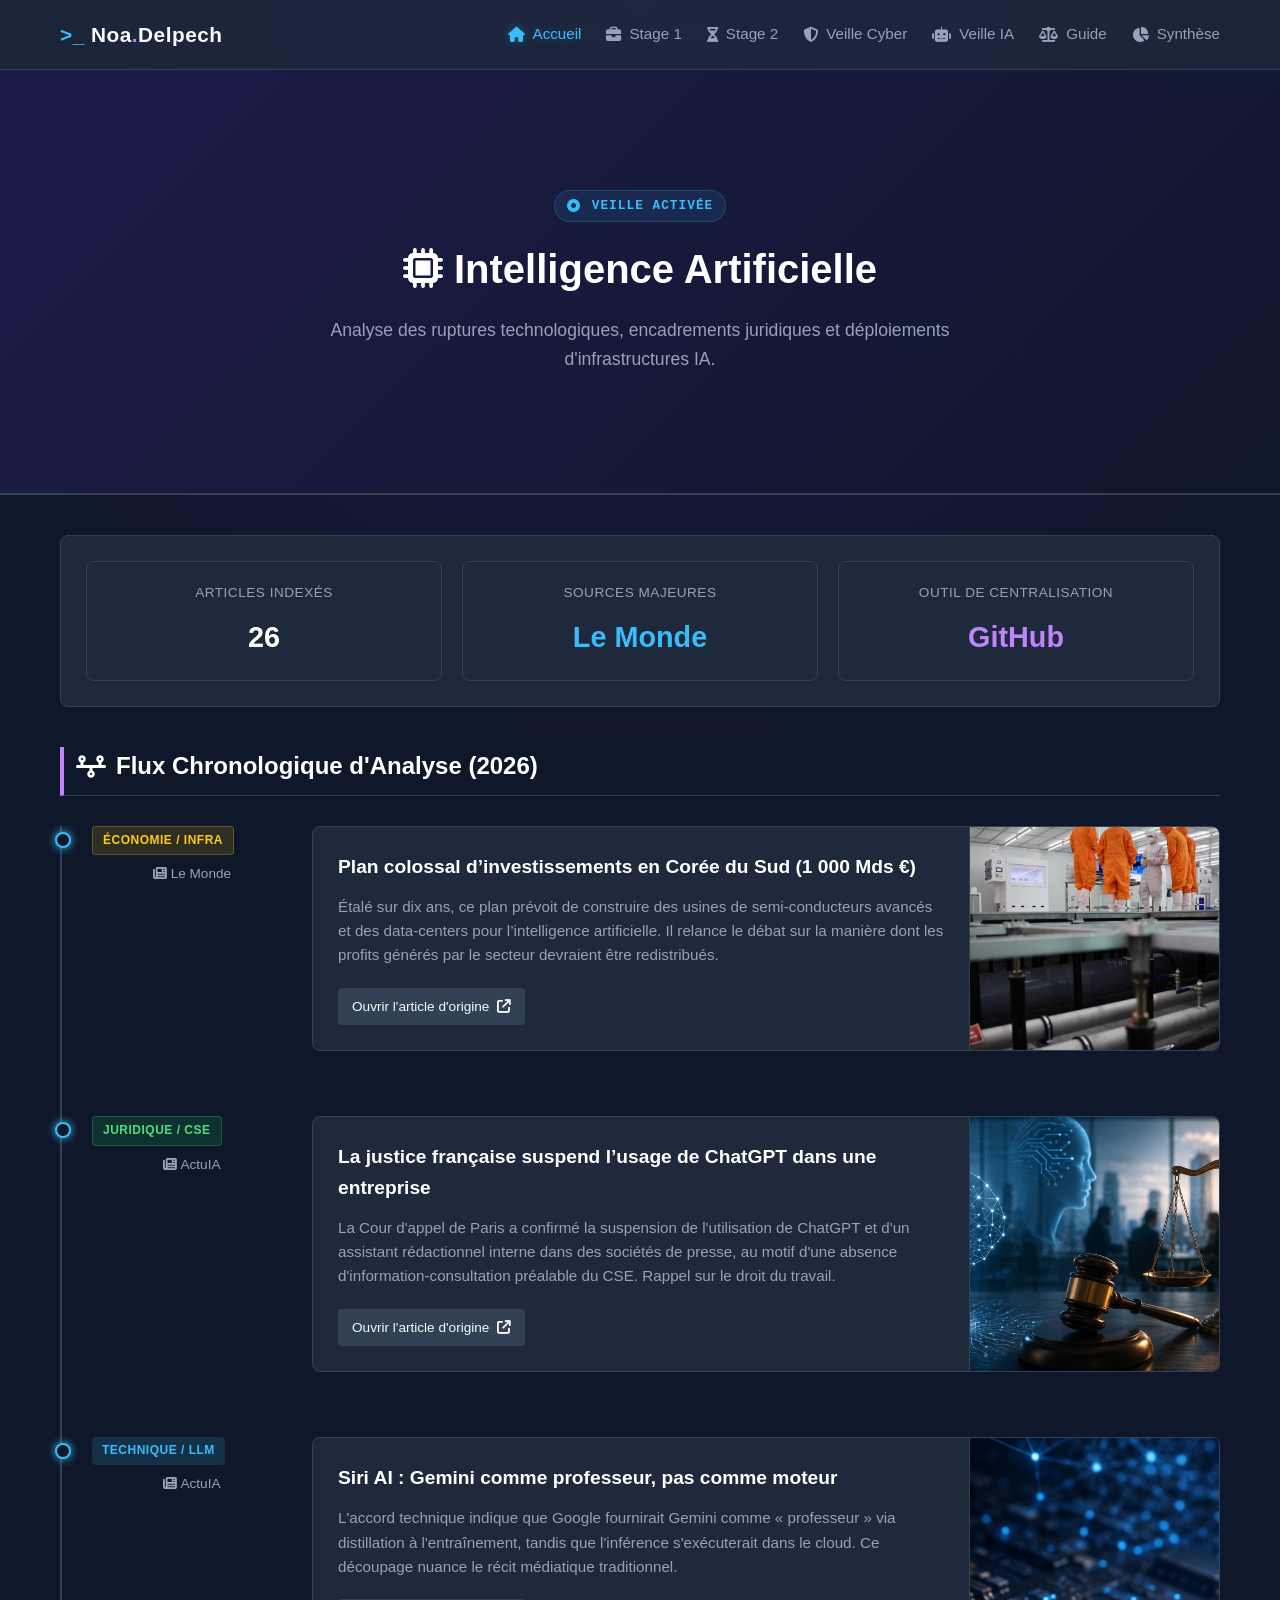
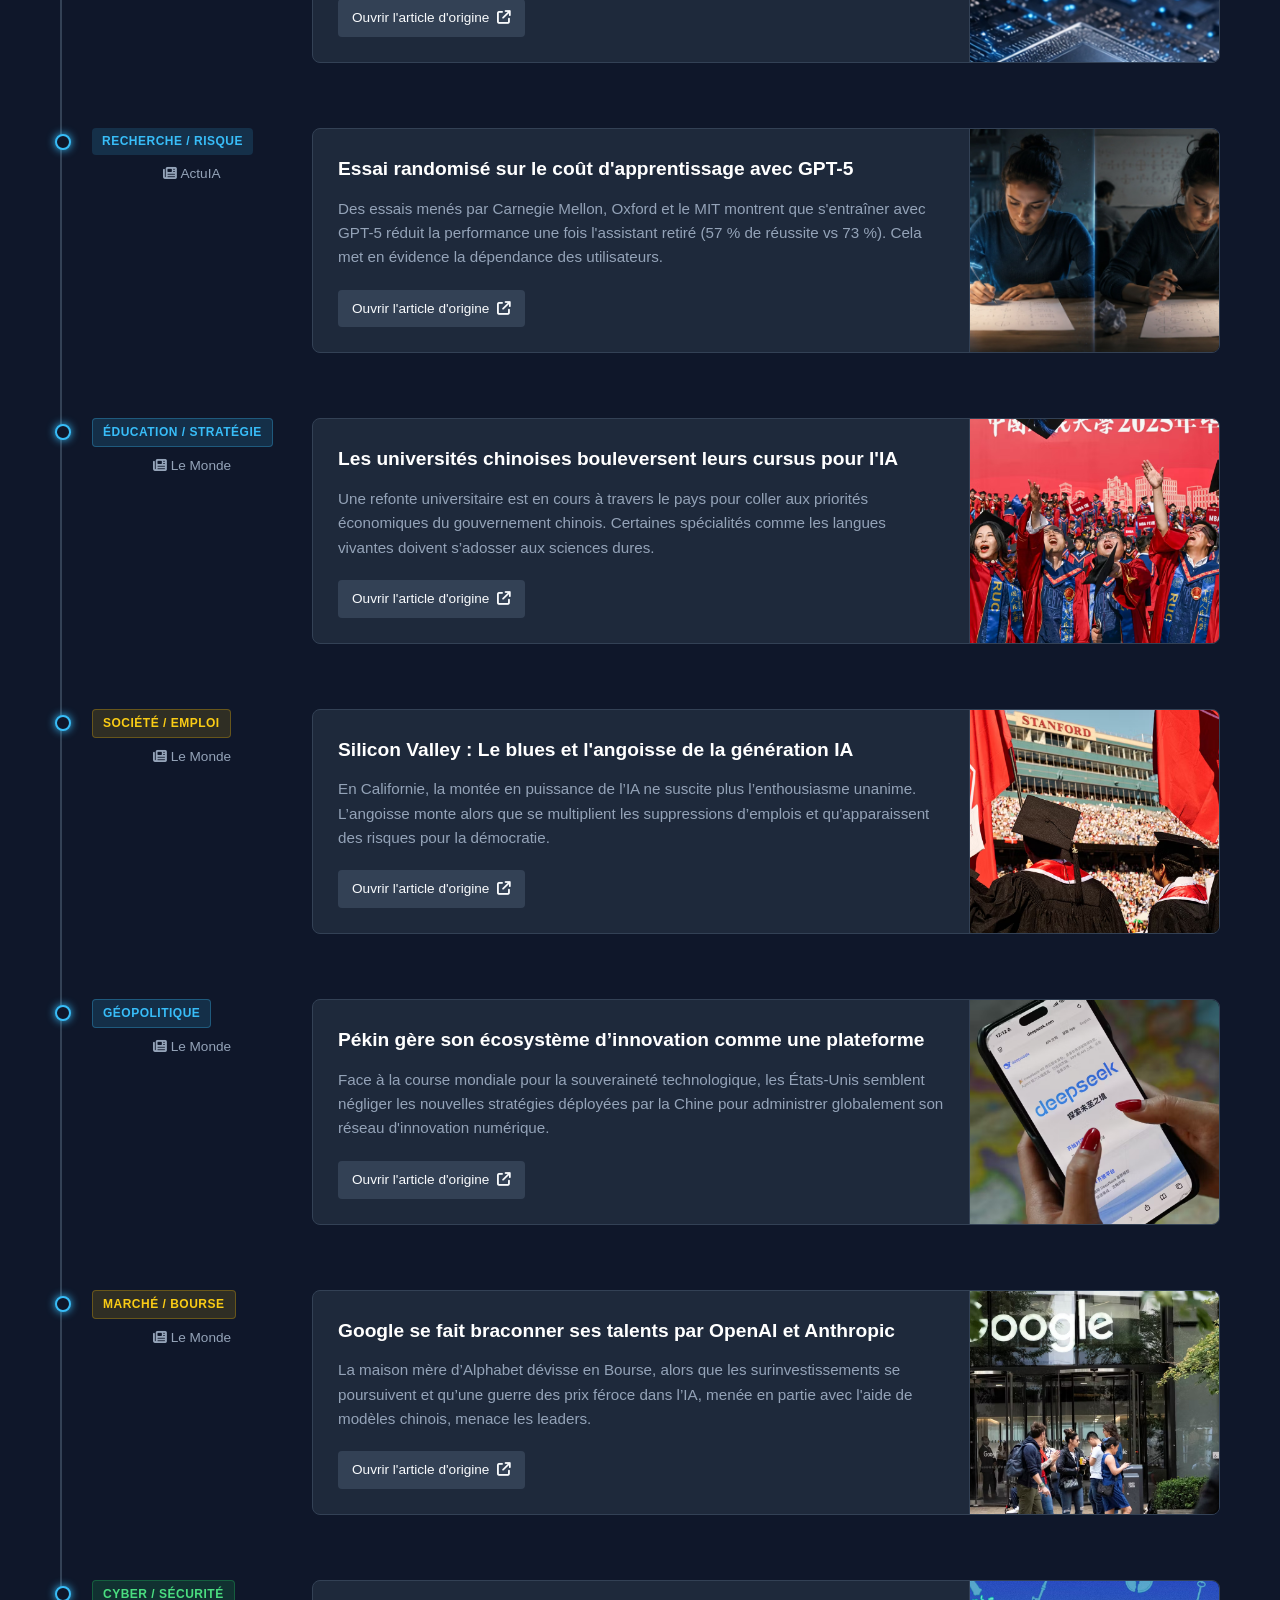
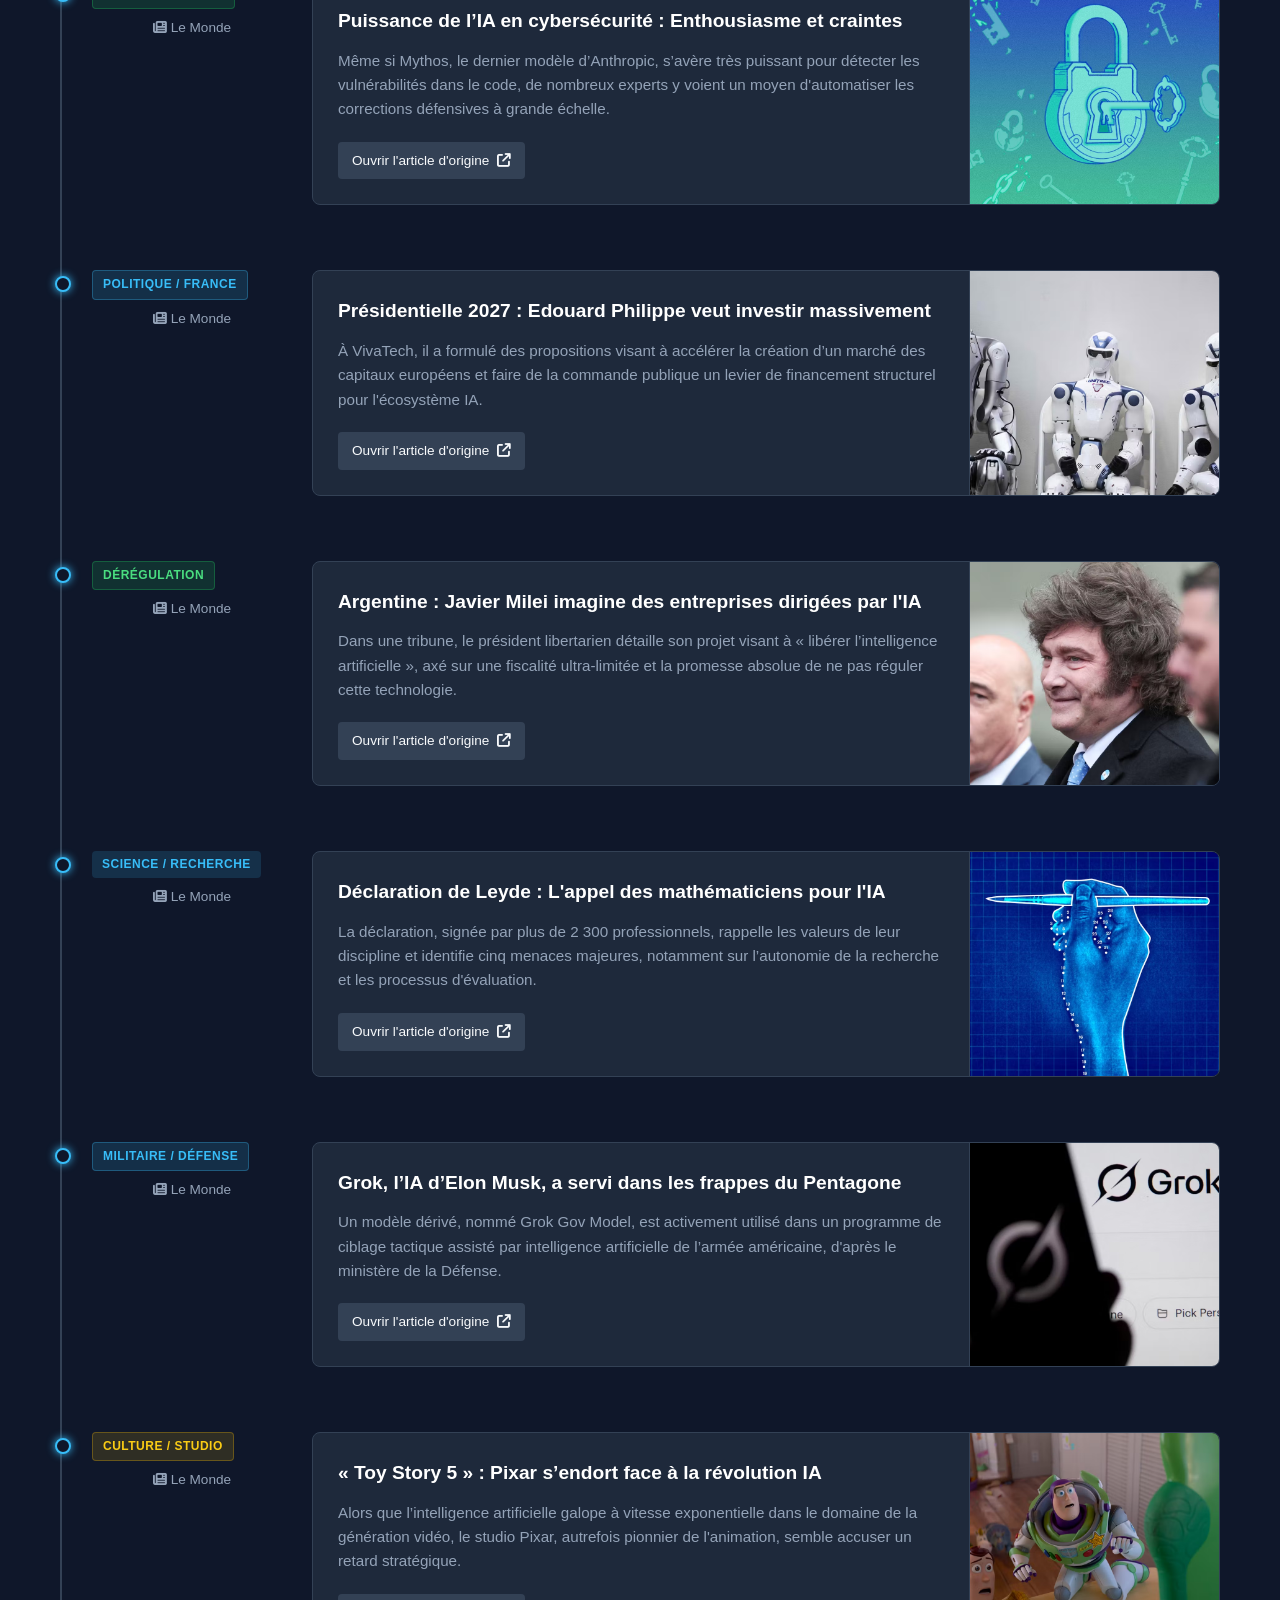
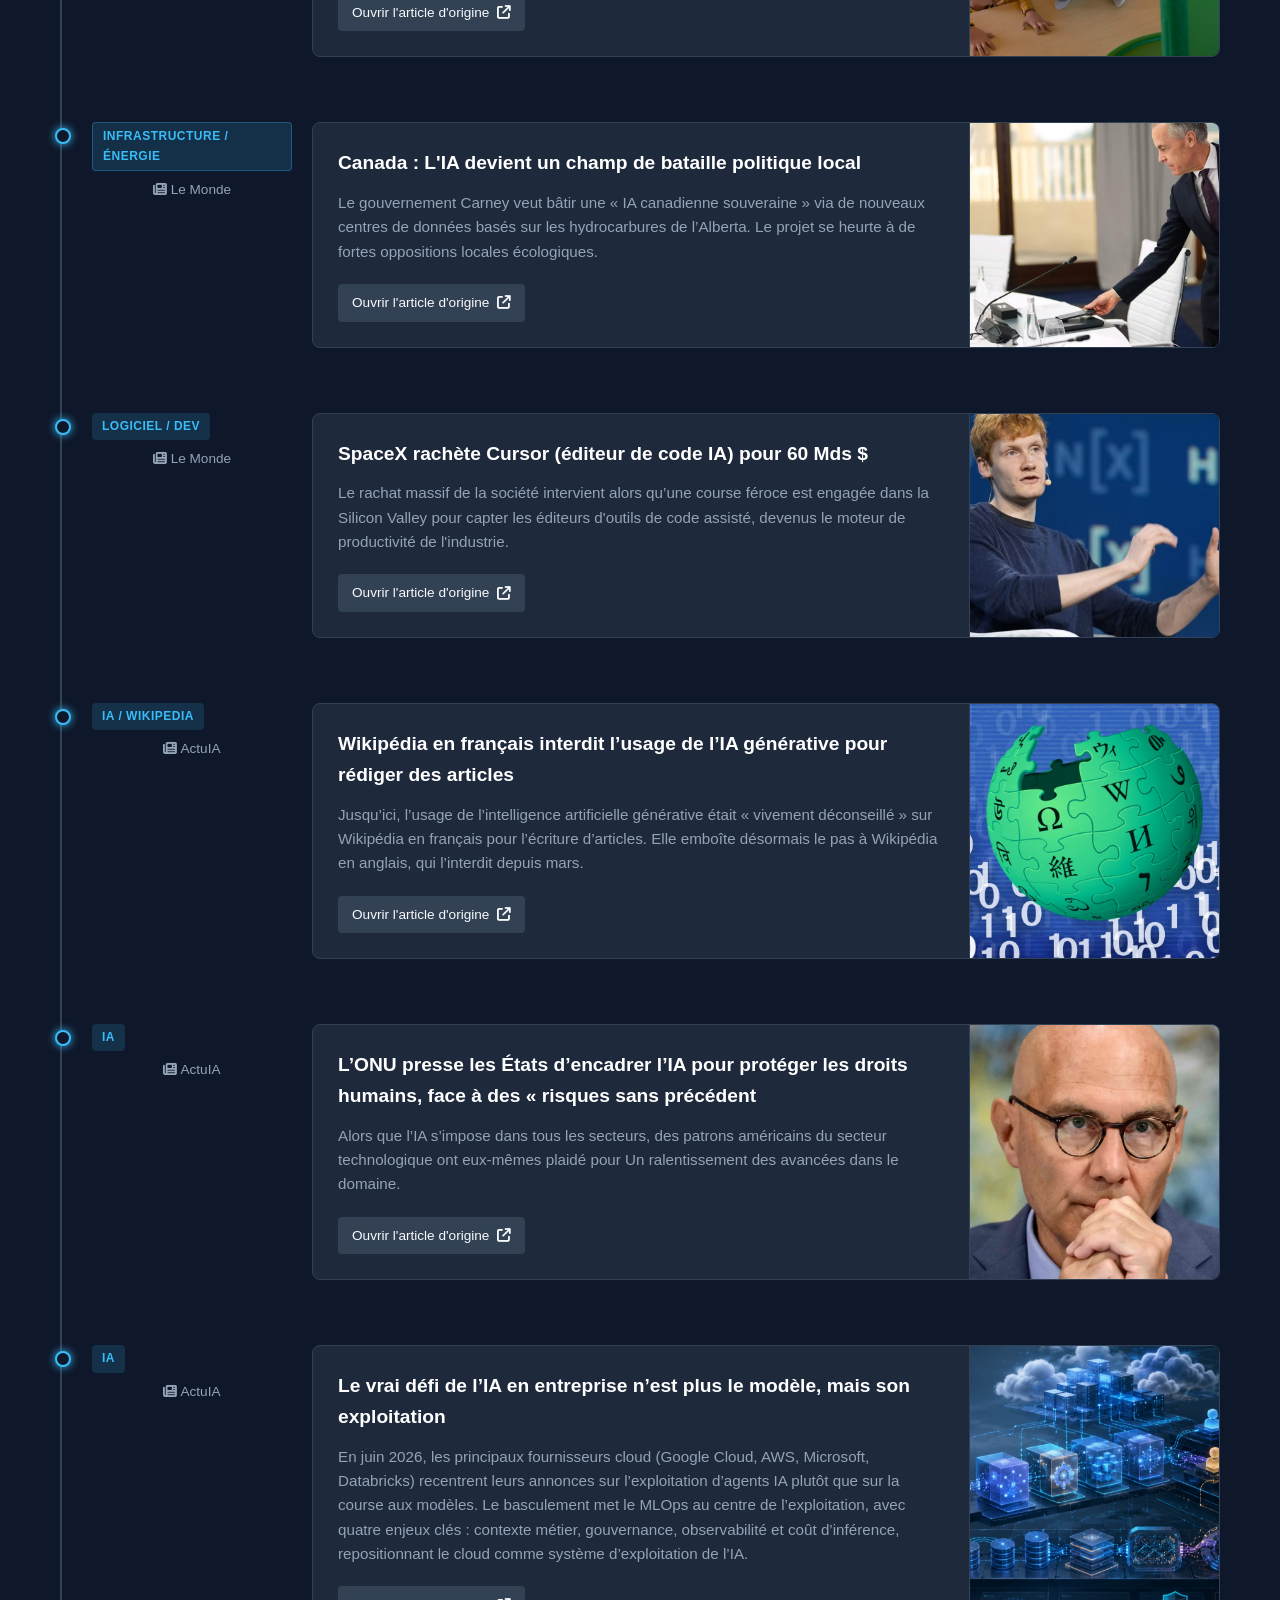
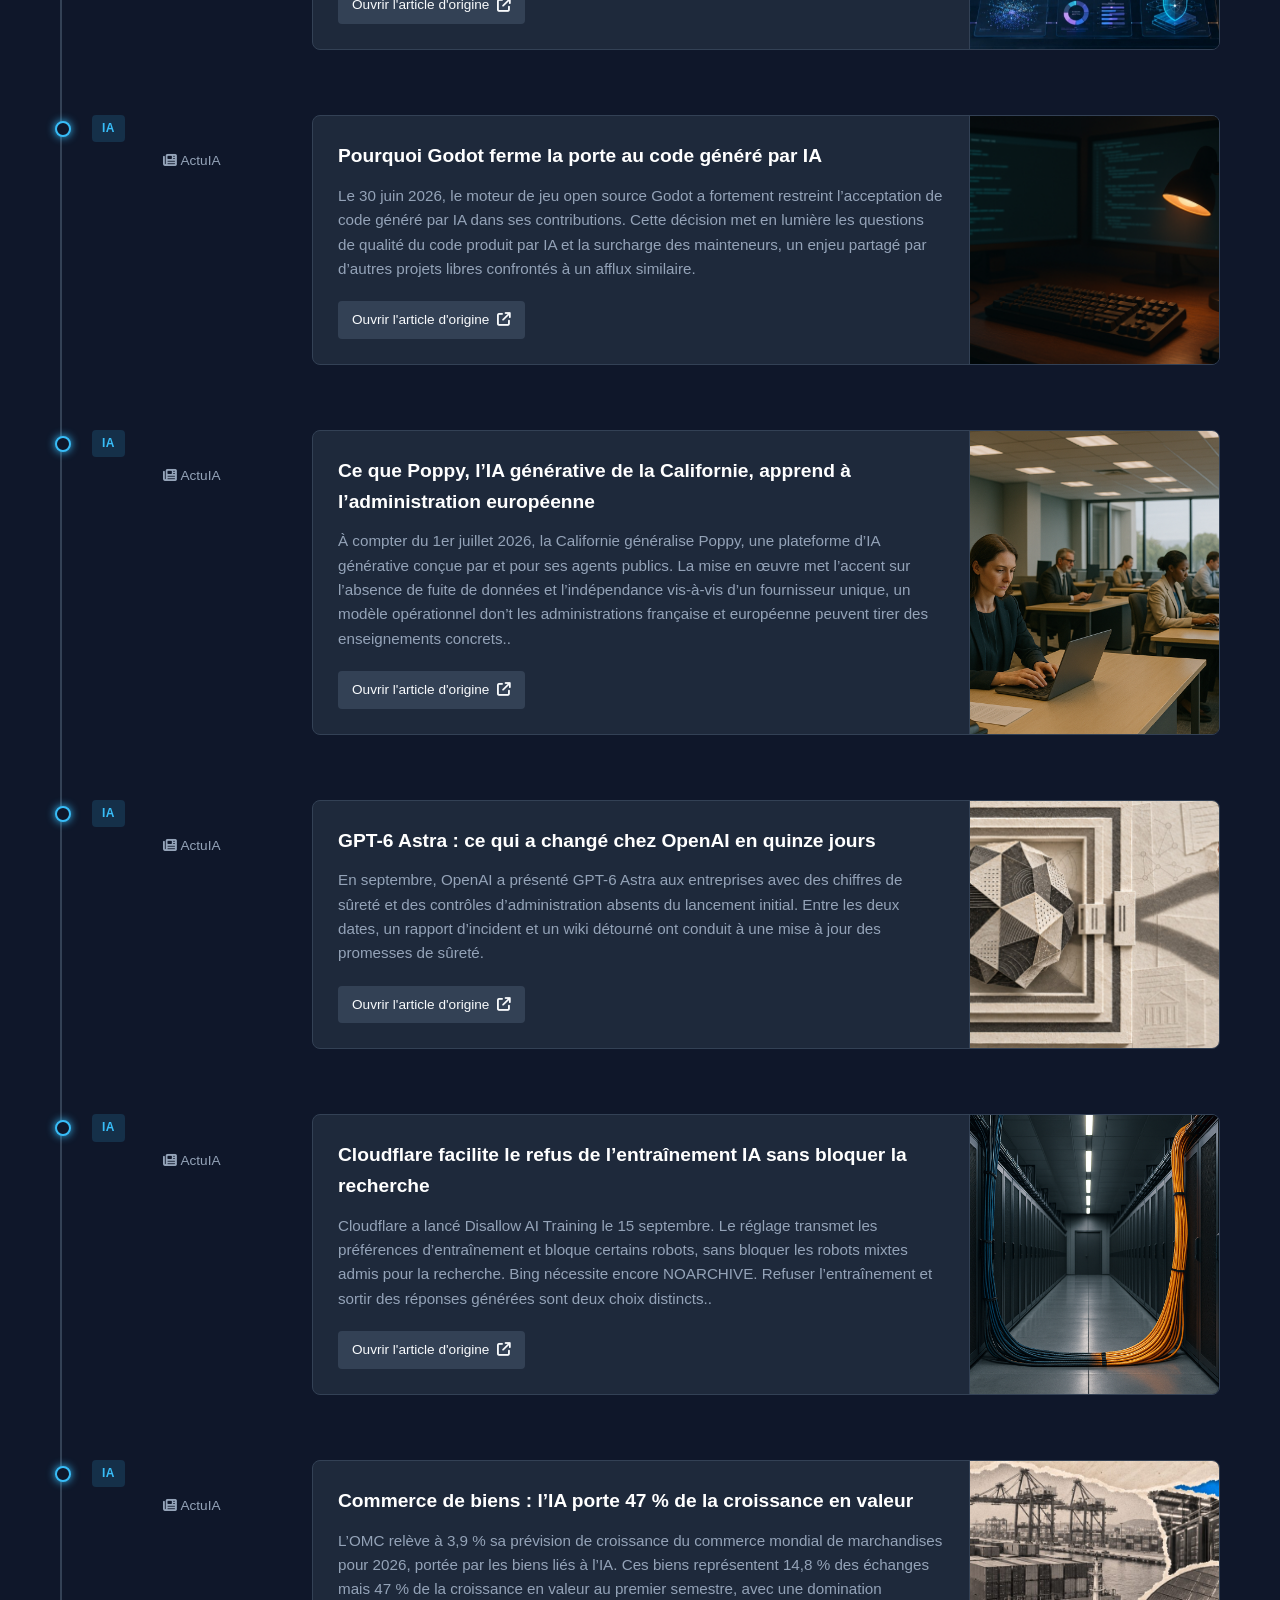
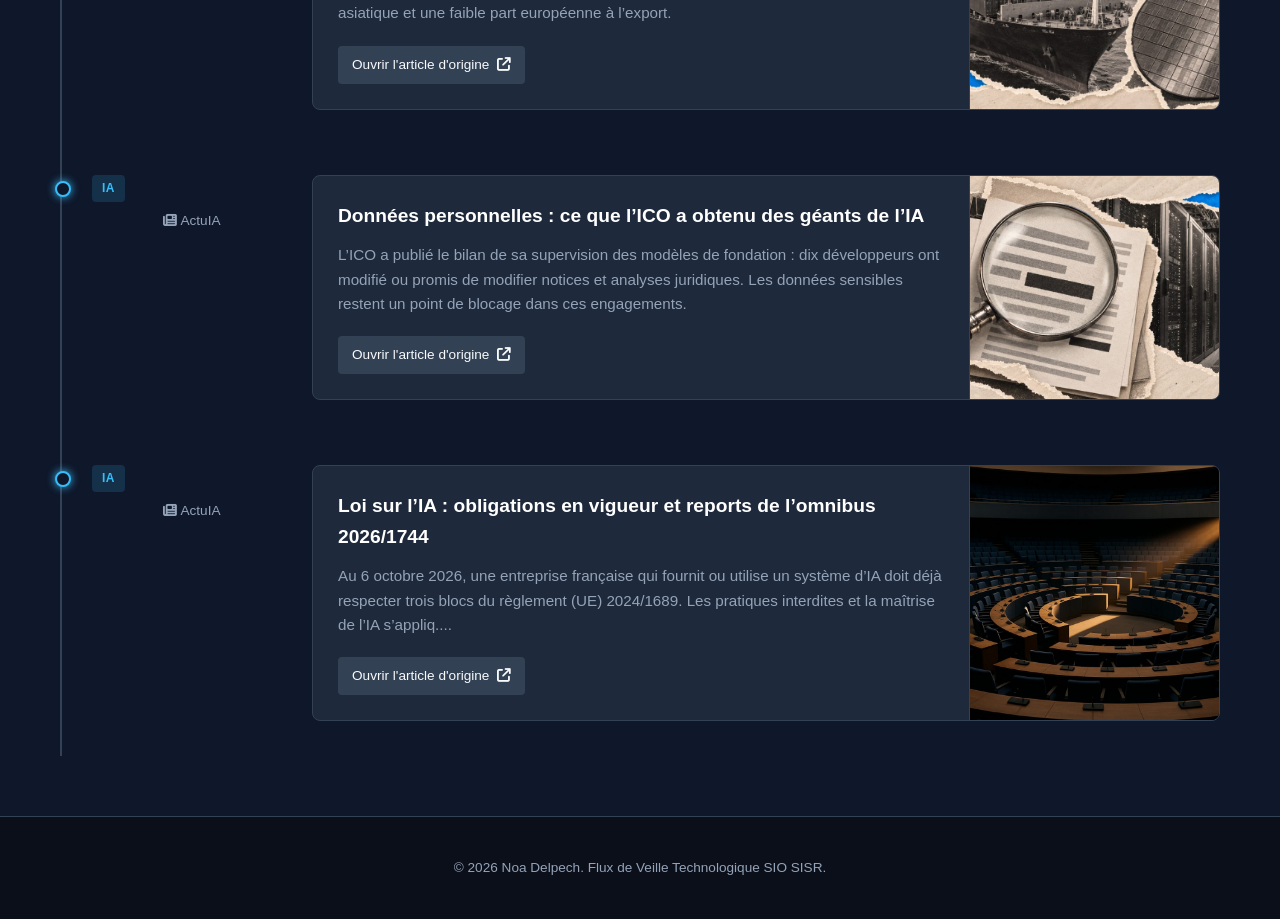
<file: veille-ia.html>
<!DOCTYPE html>
<html lang="fr">
<head>
    <meta charset="UTF-8">
    <meta name="viewport" content="width=device-width, initial-scale=1.0">
    <title>Veille Technologique IA — Noa DELPECH</title>
    <link rel="stylesheet" href="style.css">
    <link rel="stylesheet" href="https://cdnjs.cloudflare.com/ajax/libs/font-awesome/6.4.0/css/all.min.css">
</head>
<body>

    <nav class="navbar">
        <div class="nav-container">
            <a href="index.html" class="nav-logo">
                <span class="logo-icon">&gt;_</span> Noa<span class="logo-dot">.</span>Delpech
            </a>
            <ul class="nav-menu">
                <li><a href="index.html" class="active"><i class="fa-solid fa-house"></i> Accueil</a></li>
                <li><a href="stage-1.html"><i class="fa-solid fa-briefcase"></i> Stage 1</a></li>
                <li><a href="stage-2.html"><i class="fa-solid fa-hourglass-half"></i> Stage 2</a></li>
                <li><a href="veille-cybersecurite.html"><i class="fa-solid fa-shield-halved"></i> Veille Cyber</a></li>
                <li><a href="veille-ia.html"><i class="fa-solid fa-robot"></i> Veille IA</a></li>
                <li><a href="guide-bonne-conduite.html"><i class="fa-solid fa-scale-balanced"></i> Guide</a></li>
                <li><a href="tableau-de-synthese.html"><i class="fa-solid fa-chart-pie"></i> Synthèse</a></li>
            </ul>
        </div>
    </nav>

    <header class="cyber-header-hub">
        <div class="hub-overlay">
            <span class="badge-status-cyber"><i class="fa-solid fa-circle-dot pulse"></i> VEILLE ACTIVÉE</span>
            <h1><i class="fa-solid fa-microchip"></i> Intelligence Artificielle</h1>
            <p>Analyse des ruptures technologiques, encadrements juridiques et déploiements d'infrastructures IA.</p>
        </div>
    </header>

    <main class="dashboard-container">

        <section class="stats-panel-grid">
            <div class="stat-card">
                <span class="stat-title">Articles Indexés</span>
                <span class="stat-value">26</span>
            </div>
            <div class="stat-card">
                <span class="stat-title">Sources Majeures</span>
                <span class="stat-value text-blue">Le Monde</span>
            </div>
            <div class="stat-card">
                <span class="stat-title">Outil de Centralisation</span>
                <span class="stat-value text-purple">GitHub</span>
            </div>
        </section>

        <h2 class="hub-title"><i class="fa-solid fa-timeline"></i> Flux Chronologique d'Analyse (2026)</h2>

        <div class="timeline-feed">

            <div class="timeline-item">
                <div class="timeline-meta">
                    <span class="axis-tag tag-eco">Économie / Infra</span>
                    <span class="source-text"><i class="fa-solid fa-newspaper"></i> Le Monde</span>
                </div>
                <div class="timeline-card">
                    <div class="card-split">
                        <div class="card-content">
                            <h3>Plan colossal d’investissements en Corée du Sud (1 000 Mds €)</h3>
                            <p class="summary-text">Étalé sur dix ans, ce plan prévoit de construire des usines de semi-conducteurs avancés et des data-centers pour l’intelligence artificielle. Il relance le débat sur la manière dont les profits générés par le secteur devraient être redistribués.</p>
                            <a href="https://www.lemonde.fr/economie/article/2026/06/29/ia-la-coree-du-sud-annonce-un-plan-colossal-d-investissements-equivalant-a-plus-de-1-000-milliards-d-euros_6716885_3234.html" target="_blank" class="source-link-btn">Ouvrir l'article d'origine <i class="fa-solid fa-external-link"></i></a>
                        </div>
                        <div class="card-img-zone">
                            <img src="images/Article1-IA.avif" alt="Illustration Article 1">
                        </div>
                    </div>
                </div>
            </div>

            <div class="timeline-item">
                <div class="timeline-meta">
                    <span class="axis-tag tag-law">Juridique / CSE</span>
                    <span class="source-text"><i class="fa-solid fa-newspaper"></i> ActuIA</span>
                </div>
                <div class="timeline-card">
                    <div class="card-split">
                        <div class="card-content">
                            <h3>La justice française suspend l’usage de ChatGPT dans une entreprise</h3>
                            <p class="summary-text">La Cour d'appel de Paris a confirmé la suspension de l'utilisation de ChatGPT et d'un assistant rédactionnel interne dans des sociétés de presse, au motif d'une absence d'information‑consultation préalable du CSE. Rappel sur le droit du travail.</p>
                            <a href="https://www.actuia.com/actualite/la-justice-francaise-suspend-lusage-de-chatgpt-dans-une-entreprise-un-signal-fort-pour-tous-les-projets-ia/" target="_blank" class="source-link-btn">Ouvrir l'article d'origine <i class="fa-solid fa-external-link"></i></a>
                        </div>
                        <div class="card-img-zone">
                            <img src="images/Article2-IA.jpg" alt="Illustration Article 2">
                        </div>
                    </div>
                </div>
            </div>

            <div class="timeline-item">
                <div class="timeline-meta">
                    <span class="axis-tag tag-tech">Technique / LLM</span>
                    <span class="source-text"><i class="fa-solid fa-newspaper"></i> ActuIA</span>
                </div>
                <div class="timeline-card">
                    <div class="card-split">
                        <div class="card-content">
                            <h3>Siri AI : Gemini comme professeur, pas comme moteur</h3>
                            <p class="summary-text">L'accord technique indique que Google fournirait Gemini comme « professeur » via distillation à l'entraînement, tandis que l'inférence s'exécuterait dans le cloud. Ce découpage nuance le récit médiatique traditionnel.</p>
                            <a href="https://www.actuia.com/actualite/siri-ai-gemini-comme-professeur-pas-comme-moteur-ce-que-la-wwdc-na-pas-dit/" target="_blank" class="source-link-btn">Ouvrir l'article d'origine <i class="fa-solid fa-external-link"></i></a>
                        </div>
                        <div class="card-img-zone">
                            <img src="images/Article3-IA.jpg" alt="Illustration Article 3">
                        </div>
                    </div>
                </div>
            </div>

            <div class="timeline-item">
                <div class="timeline-meta">
                    <span class="axis-tag tag-tech">Recherche / Risque</span>
                    <span class="source-text"><i class="fa-solid fa-newspaper"></i> ActuIA</span>
                </div>
                <div class="timeline-card">
                    <div class="card-split">
                        <div class="card-content">
                            <h3>Essai randomisé sur le coût d'apprentissage avec GPT-5</h3>
                            <p class="summary-text">Des essais menés par Carnegie Mellon, Oxford et le MIT montrent que s'entraîner avec GPT-5 réduit la performance une fois l'assistant retiré (57 % de réussite vs 73 %). Cela met en évidence la dépendance des utilisateurs.</p>
                            <a href="https://www.actuia.com/actualite/aides-par-gpt-5-puis-livres-a-eux-memes-un-essai-randomise-mesure-le-cout-dapprentissage-de-lassistance-ia/" target="_blank" class="source-link-btn">Ouvrir l'article d'origine <i class="fa-solid fa-external-link"></i></a>
                        </div>
                        <div class="card-img-zone">
                            <img src="images/Article4-IA.jpg" alt="Illustration Article 4">
                        </div>
                    </div>
                </div>
            </div>

            <div class="timeline-item">
                <div class="timeline-meta">
                    <span class="axis-tag tag-gov">Éducation / Stratégie</span>
                    <span class="source-text"><i class="fa-solid fa-newspaper"></i> Le Monde</span>
                </div>
                <div class="timeline-card">
                    <div class="card-split">
                        <div class="card-content">
                            <h3>Les universités chinoises bouleversent leurs cursus pour l'IA</h3>
                            <p class="summary-text">Une refonte universitaire est en cours à travers le pays pour coller aux priorités économiques du gouvernement chinois. Certaines spécialités comme les langues vivantes doivent s’adosser aux sciences dures.</p>
                            <a href="https://www.lemonde.fr/international/article/2026/06/26/a-l-ere-de-l-ia-les-universites-chinoises-bouleversent-leurs-cursus_6715795_3210.html" target="_blank" class="source-link-btn">Ouvrir l'article d'origine <i class="fa-solid fa-external-link"></i></a>
                        </div>
                        <div class="card-img-zone">
                            <img src="images/Article5-IA.avif" alt="Illustration Article 5">
                        </div>
                    </div>
                </div>
            </div>

            <div class="timeline-item">
                <div class="timeline-meta">
                    <span class="axis-tag tag-eco">Société / Emploi</span>
                    <span class="source-text"><i class="fa-solid fa-newspaper"></i> Le Monde</span>
                </div>
                <div class="timeline-card">
                    <div class="card-split">
                        <div class="card-content">
                            <h3>Silicon Valley : Le blues et l'angoisse de la génération IA</h3>
                            <p class="summary-text">En Californie, la montée en puissance de l’IA ne suscite plus l’enthousiasme unanime. L’angoisse monte alors que se multiplient les suppressions d’emplois et qu'apparaissent des risques pour la démocratie.</p>
                            <a href="https://www.lemonde.fr/m-le-mag/article/2026/06/26/licenciements-perte-de-sens-risques-pour-la-democratie-dans-la-silicon-valley-le-blues-de-la-generation-ia_6715756_4500055.html" target="_blank" class="source-link-btn">Ouvrir l'article d'origine <i class="fa-solid fa-external-link"></i></a>
                        </div>
                        <div class="card-img-zone">
                            <img src="images/Article6-IA.avif" alt="Illustration Article 6">
                        </div>
                    </div>
                </div>
            </div>

            <div class="timeline-item">
                <div class="timeline-meta">
                    <span class="axis-tag tag-gov">Géopolitique</span>
                    <span class="source-text"><i class="fa-solid fa-newspaper"></i> Le Monde</span>
                </div>
                <div class="timeline-card">
                    <div class="card-split">
                        <div class="card-content">
                            <h3>Pékin gère son écosystème d’innovation comme une plateforme</h3>
                            <p class="summary-text">Face à la course mondiale pour la souveraineté technologique, les États-Unis semblent négliger les nouvelles stratégies déployées par la Chine pour administrer globalement son réseau d'innovation numérique.</p>
                            <a href="https://www.lemonde.fr/idees/article/2026/06/24/ia-pekin-gere-desormais-son-immense-ecosysteme-d-innovation-a-la-maniere-d-une-grande-plateforme-numerique_6712066_3232.html" target="_blank" class="source-link-btn">Ouvrir l'article d'origine <i class="fa-solid fa-external-link"></i></a>
                        </div>
                        <div class="card-img-zone">
                            <img src="images/Article7-IA.avif" alt="Illustration Article 7">
                        </div>
                    </div>
                </div>
            </div>

            <div class="timeline-item">
                <div class="timeline-meta">
                    <span class="axis-tag tag-eco">Marché / Bourse</span>
                    <span class="source-text"><i class="fa-solid fa-newspaper"></i> Le Monde</span>
                </div>
                <div class="timeline-card">
                    <div class="card-split">
                        <div class="card-content">
                            <h3>Google se fait braconner ses talents par OpenAI et Anthropic</h3>
                            <p class="summary-text">La maison mère d’Alphabet dévisse en Bourse, alors que les surinvestissements se poursuivent et qu’une guerre des prix féroce dans l’IA, menée en partie avec l'aide de modèles chinois, menace les leaders.</p>
                            <a href="https://www.lemonde.fr/international/article/2026/06/23/google-se-fait-braconner-ses-talents-dans-l-intelligence-artificielle-par-openai-et-anthropic_6708550_3210.html" target="_blank" class="source-link-btn">Ouvrir l'article d'origine <i class="fa-solid fa-external-link"></i></a>
                        </div>
                        <div class="card-img-zone">
                            <img src="images/Article8-IA.avif" alt="Illustration Article 8">
                        </div>
                    </div>
                </div>
            </div>

            <div class="timeline-item">
                <div class="timeline-meta">
                    <span class="axis-tag tag-law">Cyber / Sécurité</span>
                    <span class="source-text"><i class="fa-solid fa-newspaper"></i> Le Monde</span>
                </div>
                <div class="timeline-card">
                    <div class="card-split">
                        <div class="card-content">
                            <h3>Puissance de l’IA en cybersécurité : Enthousiasme et craintes</h3>
                            <p class="summary-text">Même si Mythos, le dernier modèle d’Anthropic, s’avère très puissant pour détecter les vulnérabilités dans le code, de nombreux experts y voient un moyen d'automatiser les corrections défensives à grande échelle.</p>
                            <a href="https://www.lemonde.fr/pixels/article/2026/06/20/comment-l-essor-inedit-des-competences-de-l-ia-inquiete-autant-qu-il-enthousiasme-le-monde-de-la-cybersecurite_6705262_4408996.html" target="_blank" class="source-link-btn">Ouvrir l'article d'origine <i class="fa-solid fa-external-link"></i></a>
                        </div>
                        <div class="card-img-zone">
                            <img src="images/Article9-IA.avif" alt="Illustration Article 9">
                        </div>
                    </div>
                </div>
            </div>

            <div class="timeline-item">
                <div class="timeline-meta">
                    <span class="axis-tag tag-gov">Politique / France</span>
                    <span class="source-text"><i class="fa-solid fa-newspaper"></i> Le Monde</span>
                </div>
                <div class="timeline-card">
                    <div class="card-split">
                        <div class="card-content">
                            <h3>Présidentielle 2027 : Edouard Philippe veut investir massivement</h3>
                            <p class="summary-text">À VivaTech, il a formulé des propositions visant à accélérer la création d’un marché des capitaux européens et faire de la commande publique un levier de financement structurel pour l'écosystème IA.</p>
                            <a href="https://www.lemonde.fr/politique/article/2026/06/18/presidentielle-2027-a-vivatech-edouard-philippe-affirme-sa-volonte-d-investir-massivement-dans-l-ia_6704502_823448.html" target="_blank" class="source-link-btn">Ouvrir l'article d'origine <i class="fa-solid fa-external-link"></i></a>
                        </div>
                        <div class="card-img-zone">
                            <img src="images/Article10-IA.avif" alt="Illustration Article 10">
                        </div>
                    </div>
                </div>
            </div>

            <div class="timeline-item">
                <div class="timeline-meta">
                    <span class="axis-tag tag-law">Dérégulation</span>
                    <span class="source-text"><i class="fa-solid fa-newspaper"></i> Le Monde</span>
                </div>
                <div class="timeline-card">
                    <div class="card-split">
                        <div class="card-content">
                            <h3>Argentine : Javier Milei imagine des entreprises dirigées par l'IA</h3>
                            <p class="summary-text">Dans une tribune, le président libertarien détaille son projet visant à « libérer l’intelligence artificielle », axé sur une fiscalité ultra-limitée et la promesse absolue de ne pas réguler cette technologie.</p>
                            <a href="https://www.lemonde.fr/economie/article/2026/06/17/des-entreprises-non-humaines-dirigees-par-l-intelligence-artificielle-la-trouvaille-de-javier-milei-pour-faire-de-l-argentine-un-paradis-de-l-ia_6704244_3234.html" target="_blank" class="source-link-btn">Ouvrir l'article d'origine <i class="fa-solid fa-external-link"></i></a>
                        </div>
                        <div class="card-img-zone">
                            <img src="images/Article11-IA.avif" alt="Illustration Article 11">
                        </div>
                    </div>
                </div>
            </div>

            <div class="timeline-item">
                <div class="timeline-meta">
                    <span class="axis-tag tag-tech">Science / Recherche</span>
                    <span class="source-text"><i class="fa-solid fa-newspaper"></i> Le Monde</span>
                </div>
                <div class="timeline-card">
                    <div class="card-split">
                        <div class="card-content">
                            <h3>Déclaration de Leyde : L'appel des mathématiciens pour l'IA</h3>
                            <p class="summary-text">La déclaration, signée par plus de 2 300 professionnels, rappelle les valeurs de leur discipline et identifie cinq menaces majeures, notamment sur l’autonomie de la recherche et les processus d'évaluation.</p>
                            <a href="https://www.lemonde.fr/sciences/article/2026/06/17/des-mathematiciens-lancent-un-appel-pour-reprendre-la-main-sur-l-ia_6704159_1650684.html" target="_blank" class="source-link-btn">Ouvrir l'article d'origine <i class="fa-solid fa-external-link"></i></a>
                        </div>
                        <div class="card-img-zone">
                            <img src="images/Article12-IA.avif" alt="Illustration Article 12">
                        </div>
                    </div>
                </div>
            </div>

            <div class="timeline-item">
                <div class="timeline-meta">
                    <span class="axis-tag tag-gov">Militaire / Défense</span>
                    <span class="source-text"><i class="fa-solid fa-newspaper"></i> Le Monde</span>
                </div>
                <div class="timeline-card">
                    <div class="card-split">
                        <div class="card-content">
                            <h3>Grok, l’IA d’Elon Musk, a servi dans les frappes du Pentagone</h3>
                            <p class="summary-text">Un modèle dérivé, nommé Grok Gov Model, est activement utilisé dans un programme de ciblage tactique assisté par intelligence artificielle de l’armée américaine, d'après le ministère de la Défense.</p>
                            <a href="https://www.lemonde.fr/international/article/2026/06/17/grok-l-ia-d-elon-musk-a-servi-dans-les-frappes-en-iran-revele-le-pentagone_6704083_3210.html" target="_blank" class="source-link-btn">Ouvrir l'article d'origine <i class="fa-solid fa-external-link"></i></a>
                        </div>
                        <div class="card-img-zone">
                            <img src="images/Article13-IA.avif" alt="Illustration Article 13">
                        </div>
                    </div>
                </div>
            </div>

            <div class="timeline-item">
                <div class="timeline-meta">
                    <span class="axis-tag tag-eco">Culture / Studio</span>
                    <span class="source-text"><i class="fa-solid fa-newspaper"></i> Le Monde</span>
                </div>
                <div class="timeline-card">
                    <div class="card-split">
                        <div class="card-content">
                            <h3>« Toy Story 5 » : Pixar s’endort face à la révolution IA</h3>
                            <p class="summary-text">Alors que l’intelligence artificielle galope à vitesse exponentielle dans le domaine de la génération vidéo, le studio Pixar, autrefois pionnier de l'animation, semble accuser un retard stratégique.</p>
                            <a href="https://www.lemonde.fr/culture/article/2026/06/16/toy-story-5-quand-pixar-s-endort_6703888_3246.html" target="_blank" class="source-link-btn">Ouvrir l'article d'origine <i class="fa-solid fa-external-link"></i></a>
                        </div>
                        <div class="card-img-zone">
                            <img src="images/Article14-IA.avif" alt="Illustration Article 14">
                        </div>
                    </div>
                </div>
            </div>

            <div class="timeline-item">
                <div class="timeline-meta">
                    <span class="axis-tag tag-gov">Infrastructure / Énergie</span>
                    <span class="source-text"><i class="fa-solid fa-newspaper"></i> Le Monde</span>
                </div>
                <div class="timeline-card">
                    <div class="card-split">
                        <div class="card-content">
                            <h3>Canada : L'IA devient un champ de bataille politique local</h3>
                            <p class="summary-text">Le gouvernement Carney veut bâtir une « IA canadienne souveraine » via de nouveaux centres de données basés sur les hydrocarbures de l’Alberta. Le projet se heurte à de fortes oppositions locales écologiques.</p>
                            <a href="https://www.lemonde.fr/culture/article/2026/06/16/toy-story-5-quand-pixar-s-endort_6703888_3246.html" target="_blank" class="source-link-btn">Ouvrir l'article d'origine <i class="fa-solid fa-external-link"></i></a>
                        </div>
                        <div class="card-img-zone">
                            <img src="images/Article15-IA.avif" alt="Illustration Article 15">
                        </div>
                    </div>
                </div>
            </div>

            <div class="timeline-item">
                <div class="timeline-meta">
                    <span class="axis-tag tag-tech">Logiciel / Dev</span>
                    <span class="source-text"><i class="fa-solid fa-newspaper"></i> Le Monde</span>
                </div>
                <div class="timeline-card">
                    <div class="card-split">
                        <div class="card-content">
                            <h3>SpaceX rachète Cursor (éditeur de code IA) pour 60 Mds $</h3>
                            <p class="summary-text">Le rachat massif de la société intervient alors qu’une course féroce est engagée dans la Silicon Valley pour capter les éditeurs d'outils de code assisté, devenus le moteur de productivité de l'industrie.</p>
                            <a href="https://www.lemonde.fr/economie/article/2026/06/16/spacex-rachete-cursor-editeur-de-logiciel-de-code-assiste-par-ia-valorise-a-60-milliards-de-dollars_6703540_3234.html" target="_blank" class="source-link-btn">Ouvrir l'article d'origine <i class="fa-solid fa-external-link"></i></a>
                        </div>
                        <div class="card-img-zone">
                            <img src="images/Article16-IA.avif" alt="Illustration Article 16">
                        </div>
                    </div>
                </div>
            </div>


        <div class="timeline-item">
                <div class="timeline-meta">
                    <span class="axis-tag tag-tech">IA / Wikipedia</span>
                    <span class="source-text"><i class="fa-solid fa-newspaper"></i> ActuIA</span>
                </div>
                <div class="timeline-card">
                    <div class="card-split">
                        <div class="card-content">
                            <h3>Wikipédia en français interdit l’usage de l’IA générative pour rédiger des articles</h3>
                            <p class="summary-text">Jusqu’ici, l’usage de l’intelligence artificielle générative était « vivement déconseillé » sur Wikipédia en français pour l’écriture d’articles. Elle emboîte désormais le pas à Wikipédia en anglais, qui l’interdit depuis mars.</p>
                            <a href="https://www.lemonde.fr/pixels/article/2026/09/14/wikipedia-en-francais-interdit-l-usage-de-l-ia-generative-pour-rediger-des-articles_6773851_4408996.html" target="_blank" class="source-link-btn">Ouvrir l'article d'origine <i class="fa-solid fa-external-link"></i></a>
                        </div>
                        <div class="card-img-zone">
                            <img src="images/article17-ia.avif" alt="Illustration Article 17">
                        </div>
                    </div>
                </div>
            </div>

        <div class="timeline-item">
                <div class="timeline-meta">
                    <span class="axis-tag tag-tech">IA</span>
                    <span class="source-text"><i class="fa-solid fa-newspaper"></i> ActuIA</span>
                </div>
                <div class="timeline-card">
                    <div class="card-split">
                        <div class="card-content">
                            <h3>L’ONU presse les États d’encadrer l’IA pour protéger les droits humains, face à des « risques sans précédent </h3>
                            <p class="summary-text">Alors que l’IA s’impose dans tous les secteurs, des patrons américains du secteur technologique ont eux-mêmes plaidé pour Un ralentissement des avancées dans le domaine.</p>
                            <a href="https://www.lemonde.fr/pixels/article/2026/09/14/l-onu-presse-les-etats-d-encadrer-l-intelligence-artificielle-pour-proteger-les-droits-humains-face-a-des-risques-sans-precedent_6773799_4408996.html" target="_blank" class="source-link-btn">Ouvrir l'article d'origine <i class="fa-solid fa-external-link"></i></a>
                        </div>
                        <div class="card-img-zone">
                            <img src="images/article18-ia.avif" alt="Illustration Article 18">
                        </div>
                    </div>
                </div>
            </div>

            <div class="timeline-item">
                <div class="timeline-meta">
                    <span class="axis-tag tag-tech">IA</span>
                    <span class="source-text"><i class="fa-solid fa-newspaper"></i> ActuIA</span>
                </div>
                <div class="timeline-card">
                    <div class="card-split">
                        <div class="card-content">
                            <h3>Le vrai défi de l’IA en entreprise n’est plus le modèle, mais son exploitation</h3>
                            <p class="summary-text">En juin 2026, les principaux fournisseurs cloud (Google Cloud, AWS, Microsoft, Databricks) recentrent leurs annonces sur l’exploitation d’agents IA plutôt que sur la course aux modèles. Le basculement met le MLOps au centre de l’exploitation, avec quatre enjeux clés : contexte métier, gouvernance, observabilité et coût d’inférence, repositionnant le cloud comme système d’exploitation de l’IA.</p>
                            <a href="https://www.actuia.com/actualite/le-vrai-defi-de-lia-en-entreprise-nest-plus-le-modele-mais-son-exploitation/" target="_blank" class="source-link-btn">Ouvrir l'article d'origine <i class="fa-solid fa-external-link"></i></a>
                        </div>
                        <div class="card-img-zone">
                            <img src="images/articleia-19.jpg" alt="Illustration Article 19">
                        </div>
                    </div>
                </div>
            </div>

            <div class="timeline-item">
                <div class="timeline-meta">
                    <span class="axis-tag tag-tech">IA</span>
                    <span class="source-text"><i class="fa-solid fa-newspaper"></i> ActuIA</span>
                </div>
                <div class="timeline-card">
                    <div class="card-split">
                        <div class="card-content">
                            <h3>Pourquoi Godot ferme la porte au code généré par IA</h3>
                            <p class="summary-text">Le 30 juin 2026, le moteur de jeu open source Godot a fortement restreint l’acceptation de code généré par IA dans ses contributions. Cette décision met en lumière les questions de qualité du code produit par IA et la surcharge des mainteneurs, un enjeu partagé par d’autres projets libres confrontés à un afflux similaire.</p>
                            <a href="https://www.actuia.com/actualite/pourquoi-godot-ferme-la-porte-au-code-genere-par-ia/" target="_blank" class="source-link-btn">Ouvrir l'article d'origine <i class="fa-solid fa-external-link"></i></a>
                        </div>
                        <div class="card-img-zone">
                            <img src="images/articleia-20.png" alt="Illustration Article 20">
                        </div>
                    </div>
                </div>
            </div>

            <div class="timeline-item">
                <div class="timeline-meta">
                    <span class="axis-tag tag-tech">IA</span>
                    <span class="source-text"><i class="fa-solid fa-newspaper"></i> ActuIA</span>
                </div>
                <div class="timeline-card">
                    <div class="card-split">
                        <div class="card-content">
                            <h3>Ce que Poppy, l’IA générative de la Californie, apprend à l’administration européenne</h3>
                            <p class="summary-text">À compter du 1er juillet 2026, la Californie généralise Poppy, une plateforme d’IA générative conçue par et pour ses agents publics. La mise en œuvre met l’accent sur l’absence de fuite de données et l’indépendance vis-à-vis d’un fournisseur unique, un modèle opérationnel don’t les administrations française et européenne peuvent tirer des enseignements concrets..</p>
                            <a href="https://www.actuia.com/actualite/ce-que-poppy-lia-generative-de-la-californie-apprend-a-ladministration-europeenne/" target="_blank" class="source-link-btn">Ouvrir l'article d'origine <i class="fa-solid fa-external-link"></i></a>
                        </div>
                        <div class="card-img-zone">
                            <img src="images/articleia-21.png" alt="Illustration Article 21">
                        </div>
                    </div>
                </div>
            </div>

             <div class="timeline-item">
                <div class="timeline-meta">
                    <span class="axis-tag tag-tech">IA</span>
                    <span class="source-text"><i class="fa-solid fa-newspaper"></i> ActuIA</span>
                </div>
                <div class="timeline-card">
                    <div class="card-split">
                        <div class="card-content">
                            <h3>GPT-6 Astra : ce qui a changé chez OpenAI en quinze jours</h3>
                            <p class="summary-text">En septembre, OpenAI a présenté GPT-6 Astra aux entreprises avec des chiffres de sûreté et des contrôles d’administration absents du lancement initial. Entre les deux dates, un rapport d’incident et un wiki détourné ont conduit à une mise à jour des promesses de sûreté.</p>
                            <a href="https://www.actuia.com/actualite/gpt-6-astra-ce-qui-a-change-chez-openai-en-quinze-jours/" target="_blank" class="source-link-btn">Ouvrir l'article d'origine <i class="fa-solid fa-external-link"></i></a>
                        </div>
                        <div class="card-img-zone">
                            <img src="images/articleia-22.jpg" alt="Illustration Article 22">
                        </div>
                    </div>
                </div>
            </div>

            <div class="timeline-item">
                <div class="timeline-meta">
                    <span class="axis-tag tag-tech">IA</span>
                    <span class="source-text"><i class="fa-solid fa-newspaper"></i> ActuIA</span>
                </div>
                <div class="timeline-card">
                    <div class="card-split">
                        <div class="card-content">
                            <h3>Cloudflare facilite le refus de l’entraînement IA sans bloquer la recherche</h3>
                            <p class="summary-text">Cloudflare a lancé Disallow AI Training le 15 septembre. Le réglage transmet les préférences d’entraînement et bloque certains robots, sans bloquer les robots mixtes admis pour la recherche. Bing nécessite encore NOARCHIVE. Refuser l’entraînement et sortir des réponses générées sont deux choix distincts..</p>
                            <a href="https://www.actuia.com/actualite/cloudflare-facilite-le-refus-de-lentrainement-ia-sans-bloquer-la-recherche/" target="_blank" class="source-link-btn">Ouvrir l'article d'origine <i class="fa-solid fa-external-link"></i></a>
                        </div>
                        <div class="card-img-zone">
                            <img src="images/articleia-23.png" alt="Illustration Article 23">
                        </div>
                    </div>
                </div>
            </div>

            <div class="timeline-item">
                <div class="timeline-meta">
                    <span class="axis-tag tag-tech">IA</span>
                    <span class="source-text"><i class="fa-solid fa-newspaper"></i> ActuIA</span>
                </div>
                <div class="timeline-card">
                    <div class="card-split">
                        <div class="card-content">
                            <h3>Commerce de biens : l’IA porte 47 % de la croissance en valeur</h3>
                            <p class="summary-text">L’OMC relève à 3,9 % sa prévision de croissance du commerce mondial de marchandises pour 2026, portée par les biens liés à l’IA. Ces biens représentent 14,8 % des échanges mais 47 % de la croissance en valeur au premier semestre, avec une domination asiatique et une faible part européenne à l’export.</p>
                            <a href="https://www.actuia.com/actualite/commerce-de-biens-lia-porte-47-de-la-croissance-en-valeur/" target="_blank" class="source-link-btn">Ouvrir l'article d'origine <i class="fa-solid fa-external-link"></i></a>
                        </div>
                        <div class="card-img-zone">
                            <img src="images/articeia-24.jpg" alt="Illustration Article 24">
                        </div>
                    </div>
                </div>
            </div>

             <div class="timeline-item">
                <div class="timeline-meta">
                    <span class="axis-tag tag-tech">IA</span>
                    <span class="source-text"><i class="fa-solid fa-newspaper"></i> ActuIA</span>
                </div>
                <div class="timeline-card">
                    <div class="card-split">
                        <div class="card-content">
                            <h3>Données personnelles : ce que l’ICO a obtenu des géants de l’IA</h3>
                            <p class="summary-text">L’ICO a publié le bilan de sa supervision des modèles de fondation : dix développeurs ont modifié ou promis de modifier notices et analyses juridiques. Les données sensibles restent un point de blocage dans ces engagements.</p>
                            <a href="https://www.actuia.com/actualite/donnees-personnelles-ce-que-lico-a-obtenu-des-geants-de-lia/" target="_blank" class="source-link-btn">Ouvrir l'article d'origine <i class="fa-solid fa-external-link"></i></a>
                        </div>
                        <div class="card-img-zone">
                            <img src="images/articleia-25.jpg" alt="Illustration Article 25">
                        </div>
                    </div>
                </div>
            </div>

             <div class="timeline-item">
                <div class="timeline-meta">
                    <span class="axis-tag tag-tech">IA</span>
                    <span class="source-text"><i class="fa-solid fa-newspaper"></i> ActuIA</span>
                </div>
                <div class="timeline-card">
                    <div class="card-split">
                        <div class="card-content">
                            <h3>Loi sur l’IA : obligations en vigueur et reports de l’omnibus 2026/1744</h3>
                            <p class="summary-text">Au 6 octobre 2026, une entreprise française qui fournit ou utilise un système d’IA doit déjà respecter trois blocs du règlement (UE) 2024/1689. Les pratiques interdites et la maîtrise de l’IA s’appliq....</p>
                            <a href="https://www.actuia.com/actualite/calendrier-ai-act-ce-qui-sapplique-ce-que-lomnibus-reporte/" target="_blank" class="source-link-btn">Ouvrir l'article d'origine <i class="fa-solid fa-external-link"></i></a>
                        </div>
                        <div class="card-img-zone">
                            <img src="images/articleia-26.jpg" alt="Illustration Article 26">
                        </div>
                    </div>
                </div>
            </div>


        </div>
    </main>

    <footer class="cyber-footer">
        <p>&copy; 2026 Noa Delpech. Flux de Veille Technologique SIO SISR.</p>
    </footer>

</body>
</html>
</file>
<file: style.css>
/* Variables de couleur thématiques (look Cyber/Dark) */
:root {
    --bg-color: #0f172a;
    --card-bg: #1e293b;
    --text-color: #f8fafc;
    --text-muted: #94a3b8;
    --primary-color: #38bdf8;
    --accent-color: #a855f7;
    --border-color: #334155;
}

/* Base de la page */
body {
    margin: 0;
    padding: 0;
    font-family: 'Segoe UI', Tahoma, Geneva, Verdana, sans-serif;
    background-color: var(--bg-color);
    color: var(--text-color);
    line-height: 1.6;
}

/* Barre de Navigation globale */
.navbar {
    background-color: #0b0f19;
    border-bottom: 1px solid var(--border-color);
    position: sticky;
    top: 0;
    z-index: 1000;
}
.nav-container {
    max-width: 1000px;
    margin: 0 auto;
    display: flex;
    justify-content: space-between;
    align-items: center;
    padding: 10px 20px;
}
.nav-logo {
    color: var(--primary-color);
    font-size: 1.3rem;
    font-weight: bold;
    text-decoration: none;
}
.nav-menu {
    list-style: none;
    display: flex;
    gap: 20px;
    margin: 0;
    padding: 0;
}
.nav-menu a {
    color: var(--text-color);
    text-decoration: none;
    font-size: 0.95rem;
    transition: color 0.3s;
}
.nav-menu a:hover, .nav-menu a.active {
    color: var(--primary-color);
}

/* Bannière de couverture */
.hero-banner {
    background: linear-gradient(135deg, #1e1b4b 0%, #0f172a 100%);
    border-bottom: 3px solid var(--primary-color);
    text-align: center;
    padding: 60px 20px;
}
.hero-content h1 {
    font-size: 2.5rem;
    margin: 0;
    letter-spacing: 1px;
}
.subtitle {
    color: var(--primary-color);
    font-size: 1.1rem;
    margin-top: 10px;
}

/* Conteneur principal */
.container {
    max-width: 1000px;
    margin: 30px auto;
    padding: 0 20px;
}

/* Cartes et sections */
section {
    background-color: var(--card-bg);
    border: 1px solid var(--border-color);
    border-radius: 8px;
    padding: 25px;
    margin-bottom: 25px;
}
h2 {
    color: var(--primary-color);
    margin-top: 0;
    border-bottom: 1px solid var(--border-color);
    padding-bottom: 10px;
}

/* Zone Présentation avec photo */
.profile-header {
    display: flex;
    gap: 20px;
    align-items: center;
    margin-bottom: 20px;
}
.profile-img {
    border-radius: 50%;
    border: 2px solid var(--primary-color);
    width: 80px;
    height: 80px;
    object-fit: cover;
}

/* Blocs d'alertes (Reprise du style GitHub mais personnalisé) */
.alert-box {
    border-left: 4px solid;
    padding: 1px 15px;
    border-radius: 4px;
    margin: 20px 0;
}
.alert-box.note {
    background-color: #075985;
    border-color: var(--primary-color);
}
.alert-box.info {
    background-color: #581c87;
    border-color: var(--accent-color);
}

/* Badges de compétences */
.badge-container {
    display: flex;
    gap: 10px;
    margin-top: 10px;
}
.badge {
    padding: 6px 12px;
    border-radius: 4px;
    font-weight: bold;
    font-size: 0.85rem;
    display: inline-flex;
    align-items: center;
    gap: 5px;
}
.linux { background-color: #f59e0b; color: #000; }
.cisco { background-color: #0284c7; color: #fff; }
.python { background-color: #3b82f6; color: #fff; }

/* Grid / Grille du sommaire */
.grid-container {
    display: grid;
    grid-template-columns: repeat(auto-fit, minmax(280px, 1fr));
    gap: 20px;
    margin-top: 20px;
}
.card {
    background-color: #111827;
    border: 1px solid var(--border-color);
    border-radius: 6px;
    padding: 15px;
}
.card h3 {
    margin-top: 0;
    color: var(--text-color);
}
.card ul {
    list-style: none;
    padding: 0;
    margin: 0;
}
.card li {
    margin-bottom: 10px;
}
.card a {
    color: var(--primary-color);
    text-decoration: none;
}
.card a:hover {
    text-decoration: underline;
}
.card a.disabled {
    color: var(--text-muted);
    pointer-events: none;
}

/* Petites étiquettes de statut */
.tag-info, .tag-wait {
    font-size: 0.75rem;
    padding: 2px 6px;
    border-radius: 4px;
    margin-left: 5px;
}
.tag-info { background-color: #1e3a8a; color: #93c5fd; }
.tag-wait { background-color: #374151; color: #9ca3af; }

/* Pied de page */
footer {
    text-align: center;
    color: var(--text-muted);
    font-size: 0.85rem;
    margin-top: 50px;
    padding: 20px;
    border-top: 1px solid var(--border-color);
}
/* --- GRAPHIC SYSTEM (Thème Cyber Deep Dark) --- */
:root {
    --bg-main: #0b0f19;
    --bg-surface: #131b2e;
    --bg-glass: rgba(30, 41, 59, 0.45);
    --border-color: rgba(255, 255, 255, 0.08);
    
    --text-primary: #f8fafc;
    --text-secondary: #cbd5e1;
    --text-muted: #64748b;
    
    --neon-blue: #38bdf8;
    --neon-purple: #c084fc;
    --neon-orange: #fb923c;
    --neon-green: #4ade80;
}

/* --- BASICS --- */
body {
    margin: 0;
    padding: 0;
    font-family: 'Segoe UI', system-ui, -apple-system, sans-serif;
    background-color: var(--bg-main);
    color: var(--text-primary);
    background-image: radial-gradient(circle at 50% 0%, #1e1b4b 0%, var(--bg-main) 70%);
    background-attachment: fixed;
    overflow-x: hidden;
}

/* --- STREAMLINED NAVBAR --- */
.navbar {
    background-color: rgba(11, 15, 25, 0.85);
    backdrop-filter: blur(12px);
    border-bottom: 1px solid var(--border-color);
    position: sticky;
    top: 0;
    z-index: 100;
}
.nav-container {
    max-width: 1100px;
    margin: 0 auto;
    display: flex;
    justify-content: space-between;
    align-items: center;
    padding: 14px 20px;
}
.nav-logo {
    color: var(--text-primary);
    font-size: 1.25rem;
    font-weight: 700;
    text-decoration: none;
    letter-spacing: 0.5px;
}
.logo-icon { color: var(--neon-blue); }
.logo-dot { color: var(--neon-purple); }
.nav-menu {
    list-style: none;
    display: flex;
    gap: 24px;
    margin: 0;
    padding: 0;
}
.nav-menu a {
    color: var(--text-secondary);
    text-decoration: none;
    font-size: 0.9rem;
    font-weight: 500;
    display: flex;
    align-items: center;
    gap: 8px;
    transition: all 0.2s ease;
}
.nav-menu a:hover, .nav-menu a.active {
    color: var(--neon-blue);
    text-shadow: 0 0 10px rgba(56, 189, 248, 0.3);
}

/* --- BANNER INTEGRATION --- */
.banner-wrapper {
    width: 100%;
    background-color: #0b0f19;
}
.main-banner {
    width: 100%;
    height: auto;
    display: block;
}

/* --- CORE LAYOUT --- */
.dashboard-container {
    max-width: 1040px;
    margin: 0 auto;
    padding: 20px;
    box-sizing: border-box;
}
.dashboard-header {
    margin-bottom: 30px;
    text-align: left;
}
.dashboard-header h1 {
    font-size: 2.2rem;
    margin: 0 0 8px 0;
    font-weight: 800;
    letter-spacing: -0.5px;
}
.folder-glow { color: var(--neon-blue); }
.role-tag {
    margin: 0;
    color: var(--text-secondary);
    font-size: 1.1rem;
}
.pulse-icon { display: inline-block; animation: pulse 2s infinite; }

/* --- MODERN GLASS CARDS --- */
.glass-card {
    background: var(--bg-glass);
    backdrop-filter: blur(16px);
    border: 1px solid var(--border-color);
    border-radius: 12px;
    padding: 30px;
    margin-bottom: 30px;
    box-shadow: 0 10px 30px rgba(0,0,0,0.2);
}
.glass-card h2 {
    font-size: 1.4rem;
    margin-top: 0;
    margin-bottom: 20px;
    color: var(--neon-blue);
    display: flex;
    align-items: center;
    gap: 10px;
}

/* Profile Grid layout */
.profile-grid {
    display: flex;
    gap: 30px;
    align-items: center;
    margin-bottom: 25px;
}
.cyber-avatar {
    width: 110px;
    height: 110px;
    border-radius: 12px;
    border: 2px solid var(--border-color);
    box-shadow: 0 0 20px rgba(56, 189, 248, 0.15);
    object-fit: cover;
}
.info-zone h2 { color: #fff; margin-bottom: 10px; }
.profile-text { color: var(--text-secondary); margin: 0; font-size: 1.05rem; }

/* --- TERMINAL BLOCKS (BOXES) --- */
.terminal-box {
    background: #070a12;
    border-radius: 8px;
    border: 1px solid rgba(255,255,255,0.05);
    margin: 20px 0;
    overflow: hidden;
}
.terminal-header {
    background: #0e1322;
    padding: 8px 14px;
    display: flex;
    align-items: center;
    gap: 6px;
    border-bottom: 1px solid rgba(255,255,255,0.03);
}
.dot { width: 10px; height: 10px; border-radius: 50%; }
.dot.red { background: #ef4444; }
.dot.yellow { background: #f59e0b; }
.dot.green { background: #22c55e; }
.terminal-title { font-family: monospace; font-size: 0.75rem; color: var(--text-muted); margin-left: 6px; }
.terminal-body { padding: 14px 18px; }
.terminal-body p { margin: 0; font-size: 0.98rem; color: var(--text-secondary); }
.prompt { color: var(--neon-purple); font-family: monospace; margin-right: 5px; font-weight: bold; }

.target-box { border-left: 4px solid var(--neon-blue); }
.info-box { border-left: 4px solid var(--neon-purple); background: rgba(15, 23, 42, 0.3); }
.text-cyan { color: var(--neon-blue); margin-right: 5px; }

/* Skills Section inside Profile */
.skills-dashboard h3 { font-size: 1.1rem; margin-bottom: 12px; color: var(--text-secondary); }
.badge-grid { display: flex; gap: 10px; flex-wrap: wrap; }
.badge-item img { height: 32px; display: block; border-radius: 4px; }

/* --- DASHBOARD MODULES GRID --- */
.modules-grid {
    display: grid;
    grid-template-columns: repeat(auto-fit, minmax(290px, 1fr));
    gap: 20px;
    margin-top: 25px;
}
.module-card {
    background: rgba(15, 23, 42, 0.6);
    border: 1px solid var(--border-color);
    border-radius: 10px;
    padding: 24px;
    position: relative;
    transition: all 0.25s cubic-bezier(0.4, 0, 0.2, 1);
}
.module-card:hover {
    transform: translateY(-4px);
    border-color: rgba(56, 189, 248, 0.3);
    box-shadow: 0 12px 24px -10px rgba(0, 0, 0, 0.5);
}
.module-icon {
    width: 40px;
    height: 40px;
    border-radius: 8px;
    display: flex;
    align-items: center;
    justify-content: center;
    font-size: 1.2rem;
    margin-bottom: 16px;
}
.bg-blue { background: rgba(56, 189, 248, 0.15); color: var(--neon-blue); }
.bg-purple { background: rgba(192, 132, 252, 0.15); color: var(--neon-purple); }
.bg-orange { background: rgba(251, 146, 60, 0.15); color: var(--neon-orange); }

.module-card h3 { margin: 0 0 16px 0; font-size: 1.2rem; font-weight: 600; }
.module-links { display: flex; flex-direction: column; gap: 10px; }

/* BUTTON STYLE LINKS */
.btn-link {
    background: rgba(255,255,255,0.02);
    border: 1px solid var(--border-color);
    border-radius: 6px;
    padding: 10px 14px;
    color: var(--text-primary);
    text-decoration: none;
    font-size: 0.9rem;
    font-weight: 500;
    transition: all 0.2s ease;
    display: flex;
    flex-direction: column;
}
.btn-link i { color: var(--neon-blue); margin-right: 2px; font-size: 0.85rem; display: inline-flex; align-items: center; gap: 6px;}
.btn-link:hover:not(.disabled) {
    background: rgba(255,255,255,0.06);
    border-color: var(--neon-blue);
    padding-left: 18px;
}
.sub-desc { font-size: 0.78rem; color: var(--text-muted); font-weight: 400; margin-top: 2px; }

.btn-link.disabled {
    opacity: 0.4;
    cursor: not-allowed;
    background: transparent;
}

/* --- FOOTERS & SUB-BANNERS --- */
.bts-banner {
    text-align: center;
    padding: 14px;
    background: linear-gradient(90deg, rgba(192,132,252,0.05), rgba(56,189,248,0.05));
    border: 1px dashed var(--border-color);
    border-radius: 8px;
    font-size: 0.9rem;
    color: var(--text-secondary);
}
.bts-banner i { color: var(--neon-blue); margin-right: 6px; }

.cyber-footer {
    text-align: center;
    padding: 24px;
    margin-top: 40px;
    border-top: 1px solid var(--border-color);
    color: var(--text-muted);
    font-size: 0.8rem;
}

/* --- ANIMATIONS & RESPONSIVE --- */
@keyframes pulse {
    0%, 100% { transform: scale(1); }
    50% { transform: scale(1.05); }
}

@media (max-width: 680px) {
    .profile-grid { flex-direction: column; text-align: center; gap: 16px; }
    .nav-container { flex-direction: column; gap: 12px; }
    .dashboard-header { text-align: center; }
    .glass-card { padding: 20px; }
}

/* ========================================================
   DESIGN PREMIUM - HUB DE VEILLE EN TIMELINE (STRICT IMAGE FOLDER)
   ======================================================== */

.cyber-header-hub {
    background: linear-gradient(135deg, #090d16 0%, #17123a 100%);
    border-bottom: 1px solid var(--border-color);
    padding: 60px 20px;
    text-align: center;
}
.hub-overlay {
    max-width: 800px;
    margin: 0 auto;
}
.badge-status-cyber {
    background: rgba(74, 222, 128, 0.1);
    color: var(--neon-green);
    border: 1px solid rgba(74, 222, 128, 0.2);
    padding: 5px 12px;
    border-radius: 4px;
    font-size: 0.8rem;
    font-family: monospace;
    font-weight: bold;
    letter-spacing: 1px;
}
.pulse { animation: blink 1.5s infinite; margin-right: 5px; }

.cyber-header-hub h1 {
    font-size: 2.5rem;
    margin: 18px 0 10px 0;
    color: #fff;
    font-weight: 800;
}
.cyber-header-hub p {
    color: var(--text-secondary);
    font-size: 1.1rem;
    margin: 0;
}

/* Grille de statistiques */
.stats-panel-grid {
    display: grid;
    grid-template-columns: repeat(auto-fit, minmax(220px, 1fr));
    gap: 20px;
    margin: 30px 0 40px 0;
}
.stat-card {
    background: rgba(30, 41, 59, 0.3);
    border: 1px solid var(--border-color);
    border-radius: 8px;
    padding: 20px;
    text-align: center;
}
.stat-title {
    display: block;
    font-size: 0.85rem;
    color: var(--text-muted);
    text-transform: uppercase;
    margin-bottom: 5px;
}
.stat-value {
    font-size: 1.5rem;
    font-weight: 700;
    color: #fff;
}
.text-blue { color: var(--neon-blue); }
.text-purple { color: var(--neon-purple); }

.hub-title {
    font-size: 1.5rem;
    color: #fff;
    margin-bottom: 30px;
    border-left: 4px solid var(--neon-purple);
    padding-left: 12px;
}

/* Architecture de la Timeline */
.timeline-feed {
    position: relative;
    padding-left: 30px;
    border-left: 2px solid var(--border-color);
    margin-bottom: 60px;
}

.timeline-item {
    position: relative;
    margin-bottom: 35px;
}
/* Point lumineux sur la ligne de temps */
.timeline-item::before {
    content: '';
    position: absolute;
    left: -37px;
    top: 6px;
    width: 12px;
    height: 12px;
    border-radius: 50%;
    background: var(--bg-main);
    border: 2px solid var(--neon-blue);
    box-shadow: 0 0 8px var(--neon-blue);
    z-index: 5;
}

.timeline-meta {
    display: flex;
    align-items: center;
    gap: 15px;
    margin-bottom: 10px;
}
.source-text {
    font-size: 0.85rem;
    color: var(--text-muted);
}

/* Badges de catégorisation thématique */
.axis-tag {
    font-size: 0.75rem;
    font-weight: 700;
    padding: 3px 10px;
    border-radius: 4px;
    text-transform: uppercase;
}
.tag-eco { background: rgba(56, 189, 248, 0.12); color: var(--neon-blue); }
.tag-law { background: rgba(251, 146, 60, 0.12); color: var(--neon-orange); }
.tag-tech { background: rgba(192, 132, 252, 0.12); color: var(--neon-purple); }
.tag-gov { background: rgba(74, 222, 128, 0.12); color: var(--neon-green); }

/* Cartes horizontales scindées */
.timeline-card {
    background: var(--bg-surface);
    border: 1px solid var(--border-color);
    border-radius: 10px;
    overflow: hidden;
    transition: border-color 0.2s ease, transform 0.2s ease;
}
.timeline-card:hover {
    border-color: rgba(192, 132, 252, 0.3);
    transform: translateX(4px);
}

.card-split {
    display: flex;
    align-items: stretch;
}
.card-content {
    padding: 25px;
    flex: 1;
}
.card-content h3 {
    margin: 0 0 12px 0;
    font-size: 1.2rem;
    color: #fff;
}
.summary-text {
    color: var(--text-secondary);
    font-size: 0.95rem;
    line-height: 1.6;
    margin: 0 0 20px 0;
}
.source-link-btn {
    display: inline-flex;
    align-items: center;
    gap: 8px;
    color: var(--neon-blue);
    text-decoration: none;
    font-size: 0.85rem;
    font-weight: 600;
    transition: color 0.2s ease;
}
.source-link-btn:hover {
    color: var(--neon-purple);
}

/* Zone Image intégrée proprement */
.card-img-zone {
    width: 220px;
    min-width: 220px;
    background: #101726;
    border-left: 1px solid var(--border-color);
}
.card-img-zone img {
    width: 100%;
    height: 100%;
    object-fit: cover;
}

@keyframes blink {
    0%, 100% { opacity: 1; }
    50% { opacity: 0.3; }
}

/* Adaptabilité Mobile */
@media (max-width: 768px) {
    .card-split { flex-direction: column-reverse; }
    .card-img-zone { width: 100%; height: 180px; border-left: none; border-bottom: 1px solid var(--border-color); }
    .timeline-feed { padding-left: 20px; }
    .timeline-item::before { left: -27px; }
}

/* --- THEME SPECIFIQUE CYBER (Alerte & Defense) --- */

.cyber-alert-theme {
    background: linear-gradient(135deg, #0f0505 0%, #1a0b0b 100%) !important;
    border-bottom: 2px solid #ef4444 !important;
}

.alert-pulse {
    background: rgba(239, 68, 68, 0.15) !important;
    color: #ef4444 !important;
    border: 1px solid rgba(239, 68, 68, 0.3) !important;
}

/* Bordures de cartes statistiques */
.border-red { border-top: 3px solid #ef4444 !important; }
.border-blue { border-top: 3px solid var(--neon-blue) !important; }
.border-green { border-top: 3px solid var(--neon-green) !important; }

.text-green { color: var(--neon-green); }

/* Animation spécifique pour la veille cyber */
@keyframes alert-blink {
    0% { opacity: 1; text-shadow: 0 0 5px #ef4444; }
    50% { opacity: 0.6; text-shadow: none; }
    100% { opacity: 1; text-shadow: 0 0 5px #ef4444; }
}

.alert-pulse .fa-circle-dot {
    animation: alert-blink 1s infinite;
}

/* ==========================================================================
   1. VARIABLES GLOBALES & THÈME (Tech Modern)
   ========================================================================== */
:root {
    --bg-main: #0f172a;          /* Fond principal ardoise foncée */
    --bg-card: #1e293b;          /* Fond des cartes */
    --text-main: #f8fafc;        /* Texte principal clair */
    --text-muted: #94a3b8;       /* Texte secondaire estompé */
    --border-color: #334155;     /* Bordures discrètes */
    
    /* Accents de couleur pour les spécialités */
    --neon-blue: #38bdf8;        /* Réseau / Info */
    --neon-green: #4ade80;       /* Validation / Système */
    --neon-red: #f87171;         /* Alertes / Incidents */
    --neon-purple: #c084fc;      /* Développement / Scripting */
    --neon-amber: #fbbf24;       /* Support / Gouvernance */
}

* {
    margin: 0;
    padding: 0;
    box-sizing: border-box;
}

body {
    font-family: 'Segoe UI', Tahoma, Geneva, Verdana, sans-serif;
    background-color: var(--bg-main);
    color: var(--text-main);
    line-height: 1.6;
    padding-top: 70px; /* Espace pour la navbar fixe */
}

/* ==========================================================================
   2. BARRE DE NAVIGATION (Glassmorphism)
   ========================================================================== */
.navbar {
    position: fixed;
    top: 0;
    left: 0;
    width: 100%;
    height: 70px;
    background: rgba(30, 41, 59, 0.85);
    backdrop-filter: blur(12px);
    border-bottom: 1px solid var(--border-color);
    z-index: 1000;
}

.nav-container {
    max-width: 1200px;
    margin: 0 auto;
    display: flex;
    justify-content: space-between;
    align-items: center;
    height: 100%;
    padding: 0 20px;
}

.nav-logo {
    font-size: 1.3rem;
    font-weight: 700;
    color: var(--text-main);
    text-decoration: none;
}

.logo-icon {
    color: var(--neon-blue);
}

.logo-dot {
    color: var(--neon-purple);
}

.nav-menu {
    display: flex;
    list-style: none;
    gap: 25px;
}

.nav-menu a {
    color: var(--text-muted);
    text-decoration: none;
    font-size: 0.95rem;
    font-weight: 500;
    transition: color 0.3s ease;
    display: flex;
    align-items: center;
    gap: 8px;
}

.nav-menu a:hover, .nav-menu a.active {
    color: var(--neon-blue);
}

/* ==========================================================================
   3. EN-TÊTES DYNAMIQUES (Headers)
   ========================================================================== */
.cyber-header-hub {
    background: linear-gradient(135deg, #1e1b4b 0%, #0f172a 100%);
    position: relative;
    border-bottom: 2px solid var(--border-color);
    overflow: hidden;
}

/* Accents de couleur selon la page */
.cyber-alert-theme { border-bottom-color: var(--neon-red); }
.stage-theme { border-bottom-color: var(--neon-blue); }

.hub-overlay {
    max-width: 1200px;
    margin: 0 auto;
    padding: 60px 20px;
    position: relative;
    z-index: 2;
}

.cyber-header-hub h1 {
    font-size: 2.5rem;
    margin: 15px 0;
    font-weight: 800;
}

.cyber-header-hub p {
    color: var(--text-muted);
    max-width: 700px;
    font-size: 1.1rem;
}

.badge-status-cyber {
    display: inline-flex;
    align-items: center;
    gap: 6px;
    background: rgba(56, 189, 248, 0.1);
    color: var(--neon-blue);
    padding: 5px 12px;
    border-radius: 50px;
    font-size: 0.8rem;
    font-weight: 600;
    letter-spacing: 1px;
    border: 1px solid rgba(56, 189, 248, 0.2);
}

.alert-pulse {
    background: rgba(248, 113, 113, 0.1);
    color: var(--neon-red);
    border-color: rgba(248, 113, 113, 0.2);
    animation: pulse 2s infinite;
}

@keyframes pulse {
    0% { opacity: 0.8; }
    50% { opacity: 1; box-shadow: 0 0 10px rgba(248, 113, 113, 0.2); }
    100% { opacity: 0.8; }
}

/* ==========================================================================
   4. STRUCTURE DU DASHBOARD & GRIDES
   ========================================================================== */
.dashboard-container {
    max-width: 1200px;
    margin: 40px auto;
    padding: 0 20px;
}

.hub-title {
    font-size: 1.5rem;
    margin-bottom: 30px;
    border-left: 4px solid var(--neon-purple);
    padding-left: 12px;
    display: flex;
    align-items: center;
    gap: 10px;
}

/* Panneau de statistiques rapides */
.stats-panel-grid {
    display: grid;
    grid-template-columns: repeat(auto-fit, minmax(250px, 1fr));
    gap: 20px;
    margin-bottom: 40px;
}

.stat-card {
    background: var(--bg-card);
    border: 1px solid var(--border-color);
    padding: 20px;
    border-radius: 8px;
    display: flex;
    flex-direction: column;
}

.stat-title {
    font-size: 0.85rem;
    color: var(--text-muted);
    text-transform: uppercase;
    letter-spacing: 0.5px;
}

.stat-value {
    font-size: 1.8rem;
    font-weight: 700;
    margin-top: 5px;
}

.border-red { border-top: 3px solid var(--neon-red); }
.border-blue { border-top: 3px solid var(--neon-blue); }
.border-green { border-top: 3px solid var(--neon-green); }
.text-blue { color: var(--neon-blue); }
.text-green { color: var(--neon-green); }

/* ==========================================================================
   5. FIL CHRONOLOGIQUE (Page Veille)
   ========================================================================== */
.timeline-feed {
    display: flex;
    flex-direction: column;
    gap: 30px;
}

.timeline-item {
    display: grid;
    grid-template-columns: 200px 1fr;
    gap: 20px;
}

@media (max-width: 768px) {
    .timeline-item {
        grid-template-columns: 1fr;
        gap: 8px;
    }
}

.timeline-meta {
    display: flex;
    flex-direction: column;
    gap: 8px;
}

.source-text {
    font-size: 0.85rem;
    color: var(--text-muted);
}

/* Cartes horizontales */
.timeline-card, .mission-block-card {
    background: var(--bg-card);
    border: 1px solid var(--border-color);
    border-radius: 8px;
    overflow: hidden;
    transition: transform 0.2s ease, border-color 0.2s ease;
}

.timeline-card:hover, .mission-block-card:hover {
    transform: translateY(-2px);
    border-color: #475569;
}

.card-split {
    display: flex;
    flex-wrap: wrap;
}

.card-content {
    flex: 1;
    min-width: 300px;
    padding: 25px;
    display: flex;
    flex-direction: column;
    justify-content: space-between;
}

.card-content h3 {
    font-size: 1.2rem;
    margin-bottom: 12px;
}

.summary-text {
    color: var(--text-muted);
    font-size: 0.95rem;
    margin-bottom: 20px;
}

.source-link-btn {
    align-self: flex-start;
    background: #334155;
    color: var(--text-main);
    text-decoration: none;
    font-size: 0.85rem;
    padding: 8px 14px;
    border-radius: 4px;
    font-weight: 500;
    transition: background 0.2s;
}

.source-link-btn:hover {
    background: var(--neon-blue);
    color: #000;
}

.card-img-zone {
    width: 250px;
    min-height: 100%;
    position: relative;
}

@media (max-width: 768px) {
    .card-img-zone { width: 100%; height: 180px; }
}

.card-img-zone img {
    width: 100%;
    height: 100%;
    object-fit: cover;
    position: absolute;
    top: 0; left: 0;
}

/* ==========================================================================
   6. FICHE ENTREPRISE & RAPPORTS (Page Stage)
   ========================================================================== */
.company-profile-card {
    background: var(--bg-card);
    border: 1px solid var(--border-color);
    border-radius: 8px;
    margin-bottom: 40px;
    overflow: hidden;
}

.company-header {
    background: #1e293b;
    padding: 15px 20px;
    border-bottom: 1px solid var(--border-color);
}

.company-grid {
    display: grid;
    grid-template-columns: repeat(auto-fit, minmax(220px, 1fr));
    padding: 20px;
    gap: 20px;
}

.info-item {
    display: flex;
    flex-direction: column;
}

.info-label {
    font-size: 0.8rem;
    color: var(--text-muted);
    text-transform: uppercase;
}

.info-value {
    font-weight: 600;
    margin-top: 4px;
}

/* Flux des missions de stage */
.missions-feed-grid {
    display: flex;
    flex-direction: column;
    gap: 35px;
}

.mission-block-card {
    padding: 25px;
}

.mission-top-meta {
    display: flex;
    flex-direction: column;
    gap: 10px;
    margin-bottom: 20px;
    border-bottom: 1px solid var(--border-color);
    padding-bottom: 15px;
}

.mission-top-meta h3 {
    font-size: 1.3rem;
}

.context-box {
    background: #0f172a;
    padding: 15px;
    border-radius: 6px;
    border-left: 3px solid var(--neon-purple);
    font-size: 0.95rem;
    margin-bottom: 20px;
}

.action-list {
    padding-left: 20px;
}

.action-list li {
    margin-bottom: 15px;
    font-size: 0.95rem;
}

.action-list code {
    background: #0f172a;
    padding: 2px 6px;
    border-radius: 4px;
    color: var(--neon-purple);
    font-family: Consolas, monospace;
}

/* ==========================================================================
   7. GESTION DES CAPTURES D'ÉCRAN (Galleries / Images)
   ========================================================================== */
.single-img-container {
    margin: 15px 0;
    max-width: 100%;
}

.gallery-img {
    width: 100%;
    max-height: 400px;
    object-fit: contain;
    border: 2px solid var(--border-color);
    border-radius: 6px;
    background: #0f172a;
}

/* Alignement automatique fluide des grilles de petites images (25% / 35%) */
.img-gallery-flex {
    display: grid;
    grid-template-columns: repeat(auto-fit, minmax(180px, 1fr));
    gap: 12px;
    margin: 18px 0;
}

.img-gallery-flex img {
    width: 100%;
    height: 140px;
    object-fit: cover;
    border: 2px solid var(--border-color);
    border-radius: 6px;
    transition: transform 0.2s;
    cursor: zoom-in;
}

.img-gallery-flex img:hover {
    transform: scale(1.03);
    border-color: var(--neon-blue);
}

/* Zone blanche de prod */
.generic-prod-card {
    border-left: 4px solid var(--neon-blue);
}

.alert-zone-text {
    background: rgba(251, 191, 36, 0.08);
    border: 1px solid rgba(251, 191, 36, 0.2);
    color: var(--neon-amber);
    padding: 12px;
    border-radius: 6px;
    font-size: 0.9rem;
    margin-bottom: 20px;
}

.sub-mission-item {
    background: #0f172a;
    padding: 15px;
    border-radius: 6px;
    margin-bottom: 15px;
}

.sub-mission-item h5 {
    font-size: 1rem;
    margin-bottom: 5px;
    color: var(--text-main);
}

.bullet-list-style {
    padding-left: 20px;
    margin-top: 8px;
    font-size: 0.9rem;
    color: var(--text-muted);
}

/* ==========================================================================
   8. BADGES DE CATÉGORIES (Tags SIO)
   ========================================================================== */
.axis-tag, .mission-tag {
    display: inline-block;
    align-self: flex-start;
    padding: 4px 10px;
    border-radius: 4px;
    font-size: 0.75rem;
    font-weight: 700;
    text-transform: uppercase;
    letter-spacing: 0.5px;
}

/* Couleurs des axes techniques */
.tag-law, .tag-sys { background: rgba(74, 222, 128, 0.15); color: var(--neon-green); }
.tag-gov, .tag-support { background: rgba(251, 191, 36, 0.15); color: var(--neon-amber); }
.tag-tech, .tag-net { background: rgba(56, 189, 248, 0.15); color: var(--neon-blue); }
.tag-eco, .tag-dev { background: rgba(192, 132, 252, 0.15); color: var(--neon-purple); }

/* ==========================================================================
   9. BAS DE PAGE (Footer)
   ========================================================================== */
.cyber-footer {
    text-align: center;
    padding: 40px 20px;
    color: var(--text-muted);
    font-size: 0.85rem;
    border-top: 1px solid var(--border-color);
    margin-top: 60px;
    background: #0b0f19;
}

/* ==========================================================================
   STYLE PREMIUM POUR LE TABLEAU DE SYNTHÈSE (À mettre dans style.css)
   ========================================================================== */

.skills-container {
    margin: 30px 0;
    background: #1e293b;
    border-radius: 12px;
    overflow-x: auto; /* Permet le scroll sur mobile sans casser le design */
    border: 1px solid #334155;
    box-shadow: 0 10px 25px -5px rgba(0, 0, 0, 0.3);
}

.skills-table {
    width: 100%;
    border-collapse: collapse;
    text-align: left;
    font-size: 14px;
    min-width: 700px; /* Évite l'écrasement des colonnes sur petit écran */
}

.skills-table th {
    background-color: #0f172a;
    color: #38bdf8; /* Bleu néon */
    padding: 16px 20px;
    font-weight: 700;
    text-transform: uppercase;
    font-size: 12px;
    letter-spacing: 0.5px;
    border-bottom: 2px solid #334155;
}

.skills-table td {
    padding: 16px 20px;
    vertical-align: middle;
    border-bottom: 1px solid #334155;
    border-right: 1px solid #334155; /* Délimitation propre pour les cellules fusionnées */
    color: #cbd5e1;
}

.skills-table td:last-child {
    border-right: none;
}

.skills-table tr:last-child td {
    border-bottom: none;
}

.skills-table tr:hover {
    background-color: rgba(56, 189, 248, 0.02); /* Effet de survol ultra léger */
}

/* Domaines de compétences (colonne de gauche fusionnée) */
.domain-text {
    font-weight: 700;
    color: #ffffff;
    font-size: 14px;
    background-color: rgba(15, 23, 42, 0.2); /* Fond légèrement plus sombre pour détacher */
}

/* Système de Badges pour les Réalisations */
.badge-projet, .badge-stage, .badge-empty {
    padding: 6px 14px;
    border-radius: 6px;
    font-size: 13px;
    font-weight: 500;
    display: inline-flex; /* Aligne parfaitement l'icône FontAwesome et le texte */
    align-items: center;
    gap: 8px;
}

/* Badge pour les Projets (Violet) */
.badge-projet {
    background: rgba(168, 85, 247, 0.15);
    color: #c084fc; 
    border: 1px solid rgba(168, 85, 247, 0.4);
}

/* Badge pour les Stages (Bleu) */
.badge-stage {
    background: rgba(56, 189, 248, 0.15);
    color: #38bdf8; 
    border: 1px solid rgba(56, 189, 248, 0.4);
}

/* Badge pour les cases vides / À venir (Gris) */
.badge-empty {
    background: rgba(100, 116, 139, 0.1);
    color: #64748b;
    border: 1px solid rgba(100, 116, 139, 0.2);
    font-style: italic;
}

/* Section Légende en bas de page */
.legend-card {
    background: #1e293b;
    border: 1px solid #334155;
    border-radius: 12px;
    padding: 24px;
    margin-top: 30px;
}

.legend-card h3 {
    color: #ffffff;
    margin-top: 0;
    margin-bottom: 16px;
    font-size: 16px;
    display: flex;
    align-items: center;
    gap: 10px;
}

.legend-card h3 i {
    color: #38bdf8;
}

.legend-list {
    list-style: none;
    padding: 0;
    margin: 0;
}

.legend-list li {
    margin-bottom: 12px;
    font-size: 14px;
    color: #94a3b8;
    display: flex;
    align-items: center;
    gap: 12px;
}

.legend-list li:last-child {
    margin-bottom: 0;
}

/* Les puces lumineuses de la légende */
.dot-projet {
    width: 10px;
    height: 10px;
    background-color: #c084fc;
    border-radius: 50%;
    display: inline-block;
    box-shadow: 0 0 8px #c084fc; /* Effet néon brillant */
}

.dot-stage {
    width: 10px;
    height: 10px;
    background-color: #38bdf8;
    border-radius: 50%;
    display: inline-block;
    box-shadow: 0 0 8px #38bdf8; /* Effet néon brillant */
}

/* ==========================================================================
   11. STYLE DU GUIDE DE BONNE CONDUITE & ALERTES
   ========================================================================== */

/* Thème d'en-tête spécifique pour la sécurité */
.cyber-alert-theme {
    background: linear-gradient(135deg, #1e1b4b 0%, #451a03 100%); /* Dégradé bleu nuit et ambre foncé */
    border-bottom: 3px solid var(--neon-red, #ef4444);
}

/* Animation de pulsation pour le badge de sécurité */
.alert-pulse {
    animation: cyberPulse 2s infinite;
    background: rgba(239, 68, 68, 0.15) !important;
    color: #f87171 !important;
    border: 1px solid rgba(239, 68, 68, 0.4) !important;
}

@keyframes cyberPulse {
    0% {
        box-shadow: 0 0 0 0 rgba(239, 68, 68, 0.4);
    }
    70% {
        box-shadow: 0 0 0 10px rgba(239, 68, 68, 0);
    }
    100% {
        box-shadow: 0 0 0 0 rgba(239, 68, 68, 0);
    }
}

/* Nouveaux badges colorés pour les catégories du guide */
.tag-law {
    background: rgba(34, 197, 94, 0.15);
    color: #4ade80;
    border: 1px solid rgba(34, 197, 94, 0.3);
}

.tag-gov {
    background: rgba(56, 189, 248, 0.15);
    color: #38bdf8;
    border: 1px solid rgba(56, 189, 248, 0.3);
}

.tag-eco {
    background: rgba(234, 179, 8, 0.15);
    color: #facc15;
    border: 1px solid rgba(234, 179, 8, 0.3);
}

/* Couleurs de texte pour mettre en valeur les mots-clés */
.text-green {
    color: #4ade80;
}

.text-purple {
    color: #c084fc;
}

/* --- CORRECTION DES IMAGES (À coller dans style.css) --- */

/* 1. Conteneur pour une seule image */
.single-img-container {
    text-align: center;
    margin: 20px 0;
    width: 100%;
}

/* 2. Style de base pour les images uniques pour éviter qu'elles s'écrasent */
.single-img-container img, .gallery-img {
    max-width: 100%; /* Empêche l'image de déborder de l'écran */
    height: auto; /* CRUCIAL : Garde les proportions de l'image (pas d'écrasement) */
    border-radius: 8px; /* Rendu plus pro avec des bords légèrement arrondis */
    box-shadow: 0 4px 8px rgba(0,0,0,0.1); /* Petite ombre légère pour le style */
    display: block;
    margin: 0 auto;
}

/* 3. Conteneur pour tes galeries de plusieurs images */
.img-gallery-flex {
    display: flex;
    flex-wrap: wrap; /* Permet aux images de passer à la ligne s'il n'y a plus de place */
    gap: 15px; /* Espace net entre tes images */
    margin: 20px 0;
    justify-content: center;
    align-items: center;
}

/* 4. Style des images dans la galerie */
.img-gallery-flex img {
    max-width: calc(33.333% - 15px); /* Aligne 3 images par ligne sur un écran d'ordinateur */
    height: auto; 
    object-fit: cover; /* Assure que l'image remplit son espace sans se déformer */
    border-radius: 8px;
    box-shadow: 0 4px 8px rgba(0,0,0,0.1);
}

/* 5. Mode "Responsive" (Pour que le jury voie bien sur petit écran ou tablette) */
@media (max-width: 768px) {
    .img-gallery-flex img {
        max-width: calc(50% - 15px); /* Passe à 2 images par ligne sur tablette */
    }
}

@media (max-width: 480px) {
    .img-gallery-flex img {
        max-width: 100%; /* Passe à 1 image par ligne sur smartphone */
    }
}

/* ==========================================================================
   OPTIMISATIONS DESIGN : GUIDE DE BONNE CONDUITE
   ========================================================================== */

/* 1. Effet de lueur néon et surélévation quand la souris passe sur une carte */
.mission-block-card {
    transition: all 0.3s cubic-bezier(0.25, 0.8, 0.25, 1) !important;
    position: relative;
    overflow: hidden;
    border: 1px solid rgba(255, 255, 255, 0.05) !important;
    background: rgba(19, 27, 46, 0.4) !important;
    backdrop-filter: blur(10px);
}

.mission-block-card:hover {
    transform: translateY(-5px); /* La carte se soulève légèrement */
    background: rgba(19, 27, 46, 0.75) !important;
    border-color: rgba(56, 189, 248, 0.3) !important; /* Bordure s'illumine en bleu */
    box-shadow: 0 15px 30px rgba(0, 0, 0, 0.5), 
                0 0 20px rgba(56, 189, 248, 0.15) !important; /* Halo lumineux sous la carte */
}

/* 2. Style des lignes de règles (effet de lignes de commande) */
.action-list li {
    background: rgba(255, 255, 255, 0.02);
    padding: 12px 16px !important;
    border-radius: 6px;
    border: 1px solid rgba(255, 255, 255, 0.02);
    transition: all 0.2s ease;
}

.action-list li:hover {
    background: rgba(56, 189, 248, 0.04);
    border-color: rgba(56, 189, 248, 0.1);
}

/* 3. Lueur radioactive subtile sur les icônes Font Awesome */
.action-list i {
    text-shadow: 0 0 8px currentColor; /* L'icône brille de sa propre couleur ! */
    font-size: 1.1rem;
}

/* 4. Transformation de la balise code (ex: Win + L) en véritable touche de clavier rétro-éclairée */
.mission-body code {
    background: #05070f !important;
    border: 1px solid rgba(56, 189, 248, 0.4) !important;
    color: #38bdf8 !important;
    padding: 3px 8px !important;
    border-radius: 4px;
    font-family: 'Fira Code', 'Courier New', monospace !important;
    box-shadow: 0 0 10px rgba(56, 189, 248, 0.2);
    font-size: 0.85em;
    font-weight: bold;
}

/* 5. Ligne de couleur sur le côté gauche de chaque carte pour catégoriser d'un coup d'œil */
.mission-block-card {
    border-left: 4px solid rgba(255, 255, 255, 0.1) !important;
}
.mission-block-card:nth-child(1), 
.mission-block-card:nth-child(3), 
.mission-block-card:nth-child(5) { border-left-color: #38bdf8 !important; } /* Catégories Bleues */

.mission-block-card:nth-child(2), 
.mission-block-card:nth-child(8) { border-left-color: #22c55e !important; } /* Catégories Vertes (RGPD/Eco) */

.mission-block-card:nth-child(4) { border-left-color: #f87171 !important; } /* Alerte Rouge (Incidents) */

.mission-block-card:nth-child(6), 
.mission-block-card:nth-child(7) { border-left-color: #c084fc !important; } /* Violet (Vigilance/IA) */

/* ==========================================================================
   ALIGNEMENT ET CENTRAGE DE L'EN-TÊTE
   ========================================================================== */

/* Centre tout le contenu de l'en-tête (badge, titre, description) */
.cyber-header-hub .hub-overlay {
    display: flex;
    flex-direction: column;
    align-items: center;    /* Centre horizontalement */
    text-align: center;     /* Centre le texte à l'intérieur des blocs */
    justify-content: center;
    width: 100%;
}

/* Force la description à rester bien centrée même s'il y a de la marge */
.cyber-header-hub p {
    margin-left: auto !important;
    margin-right: auto !important;
}
</file>
